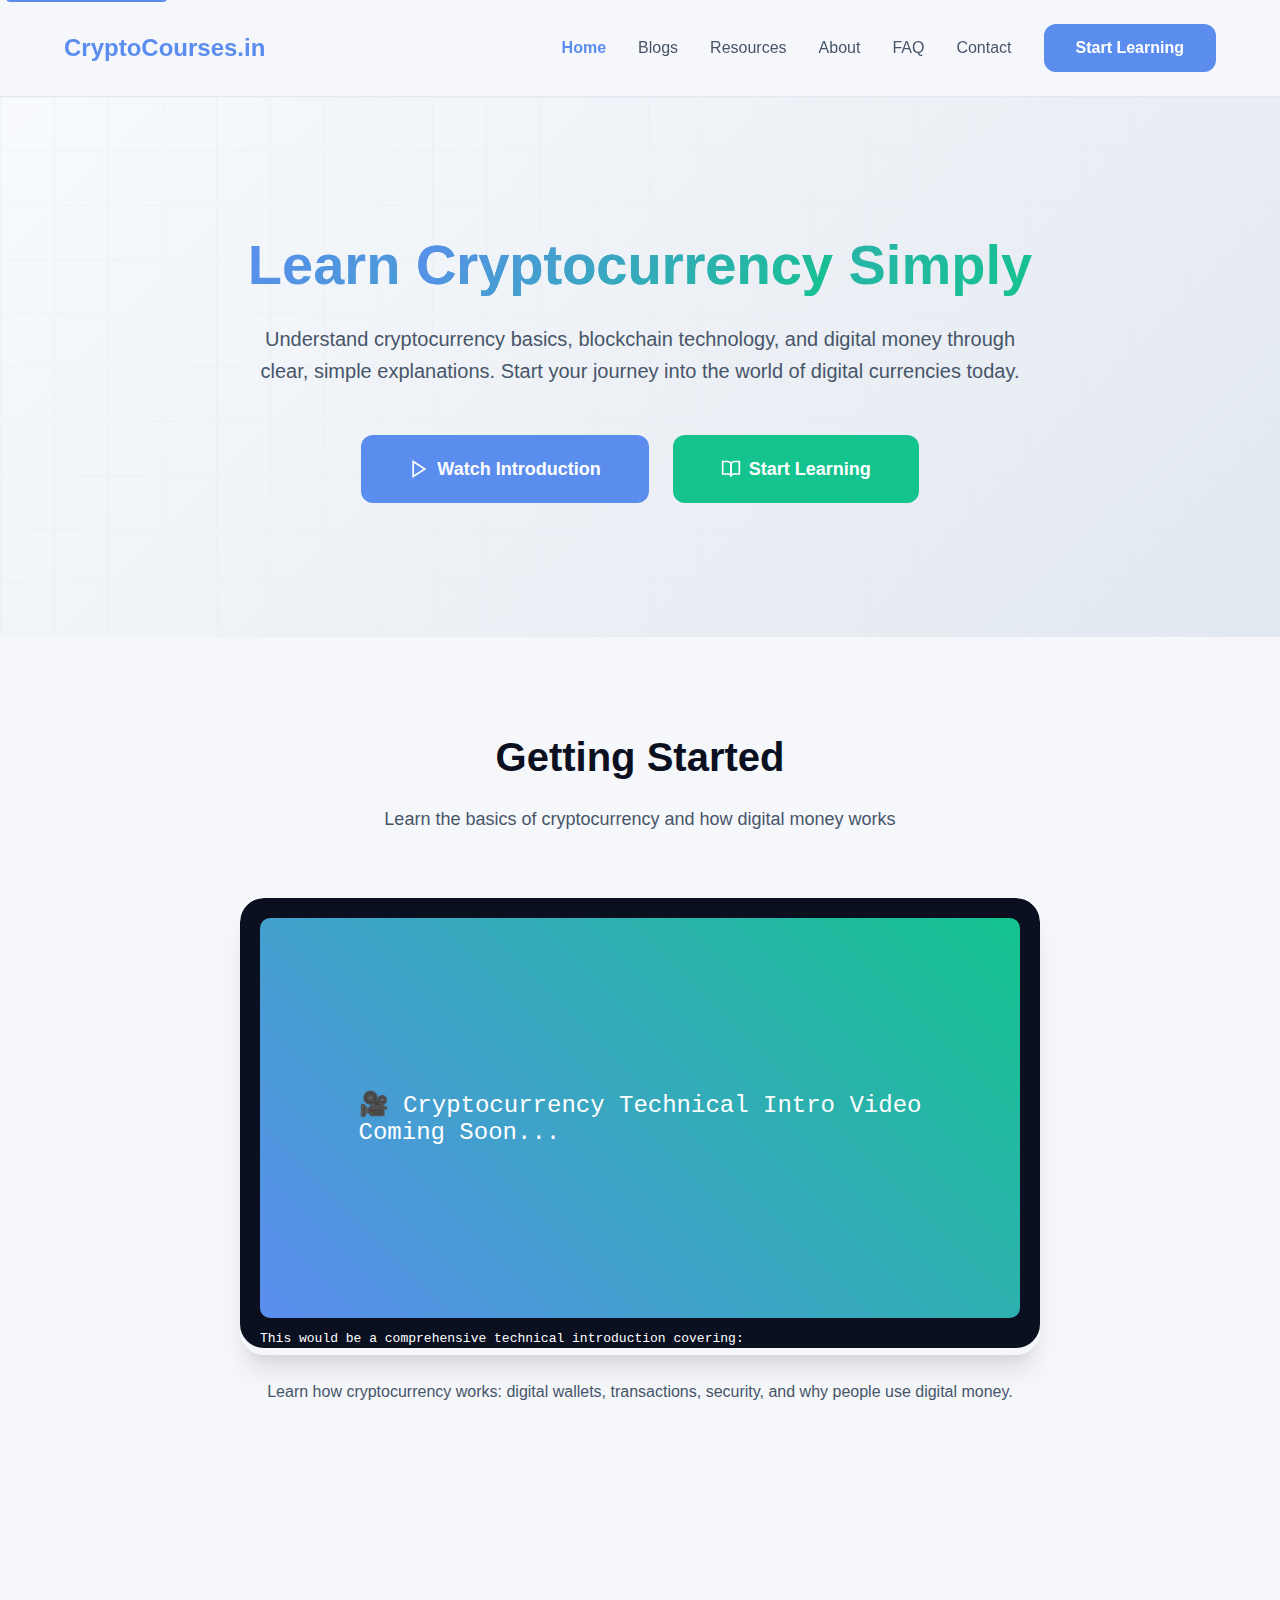
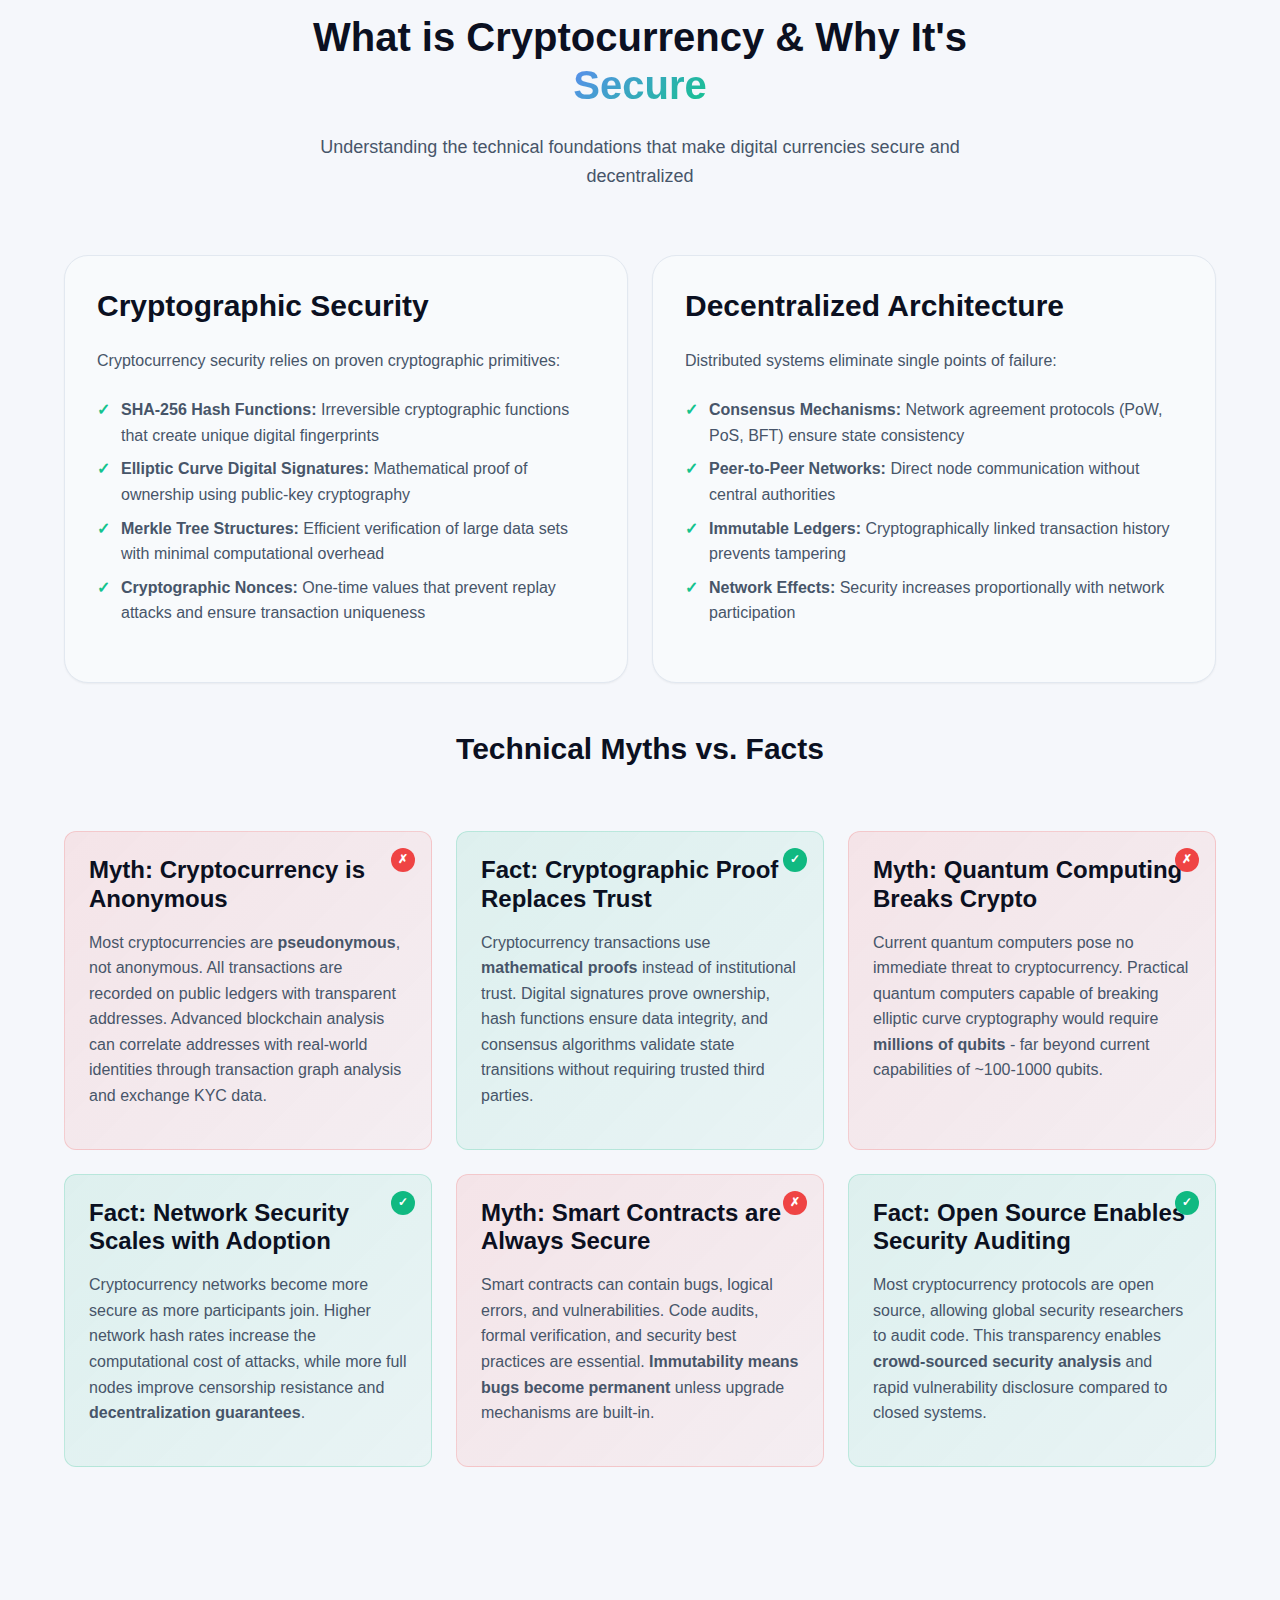
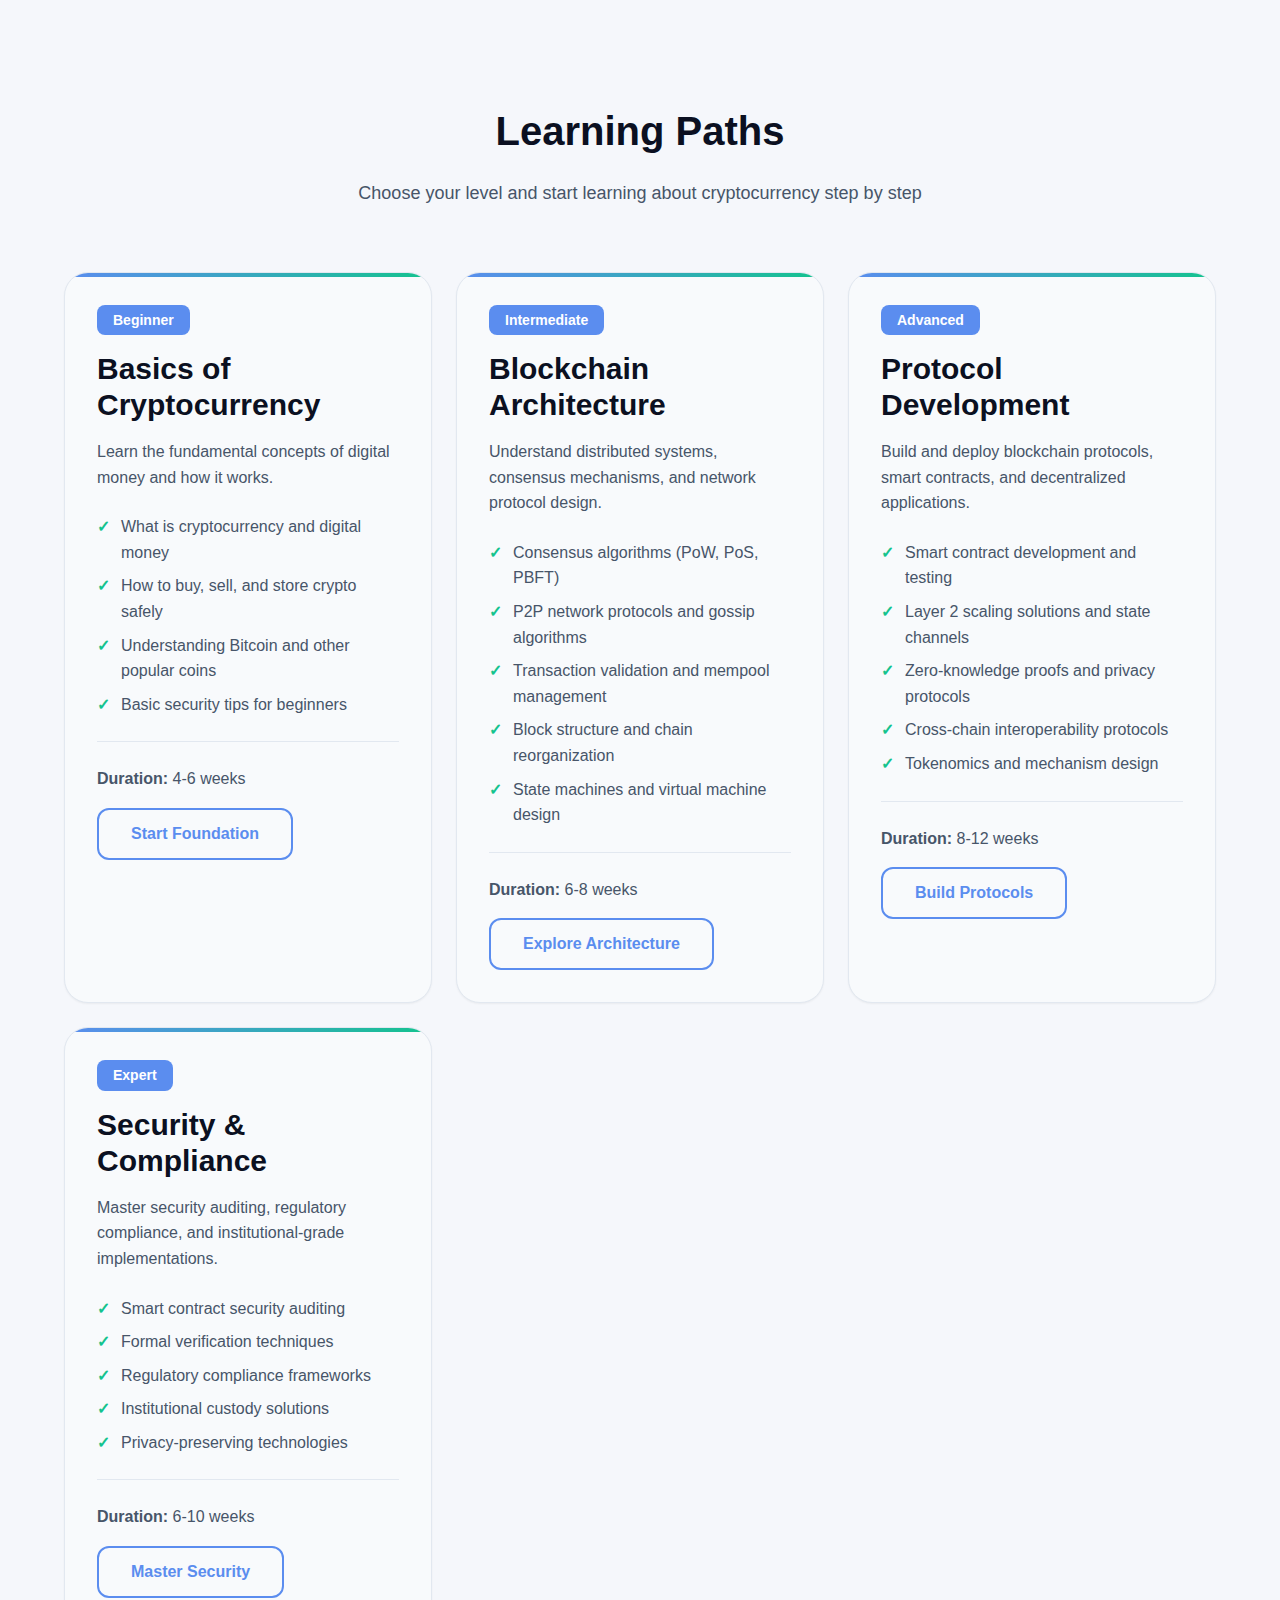
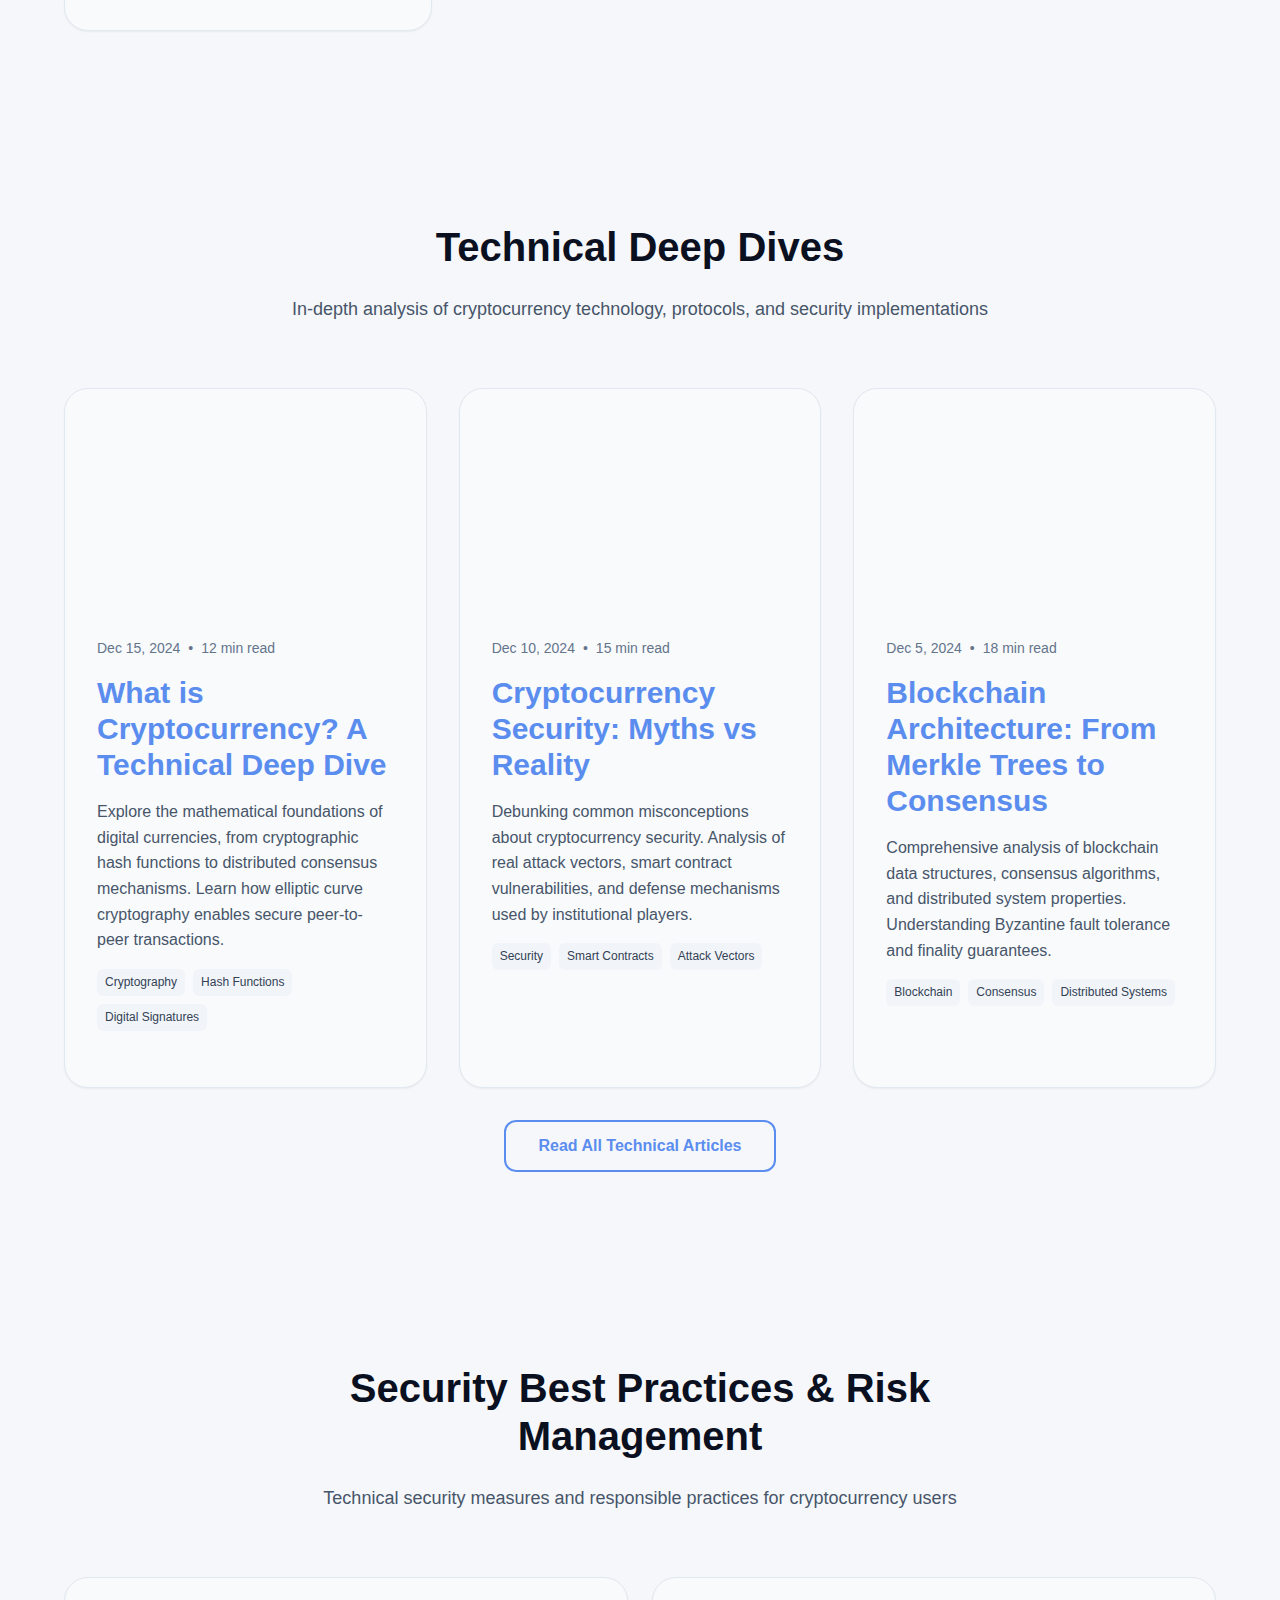
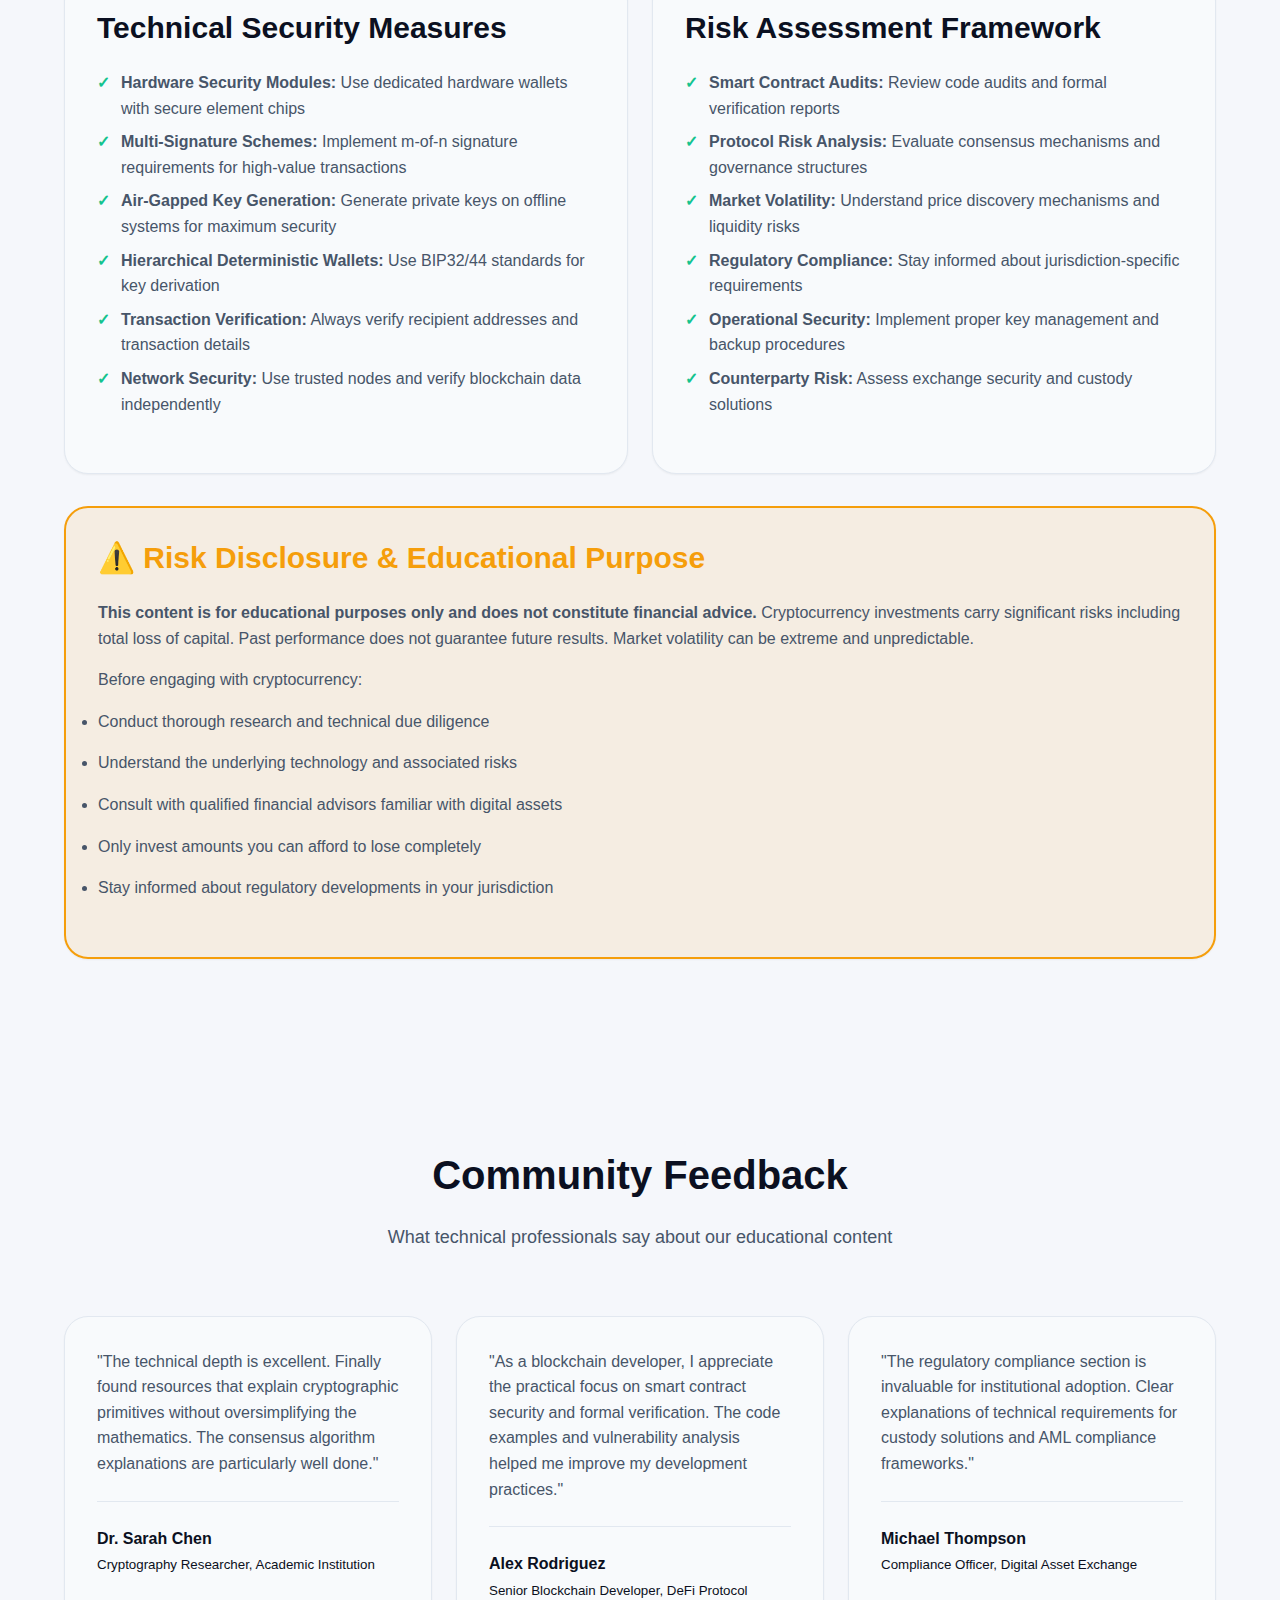
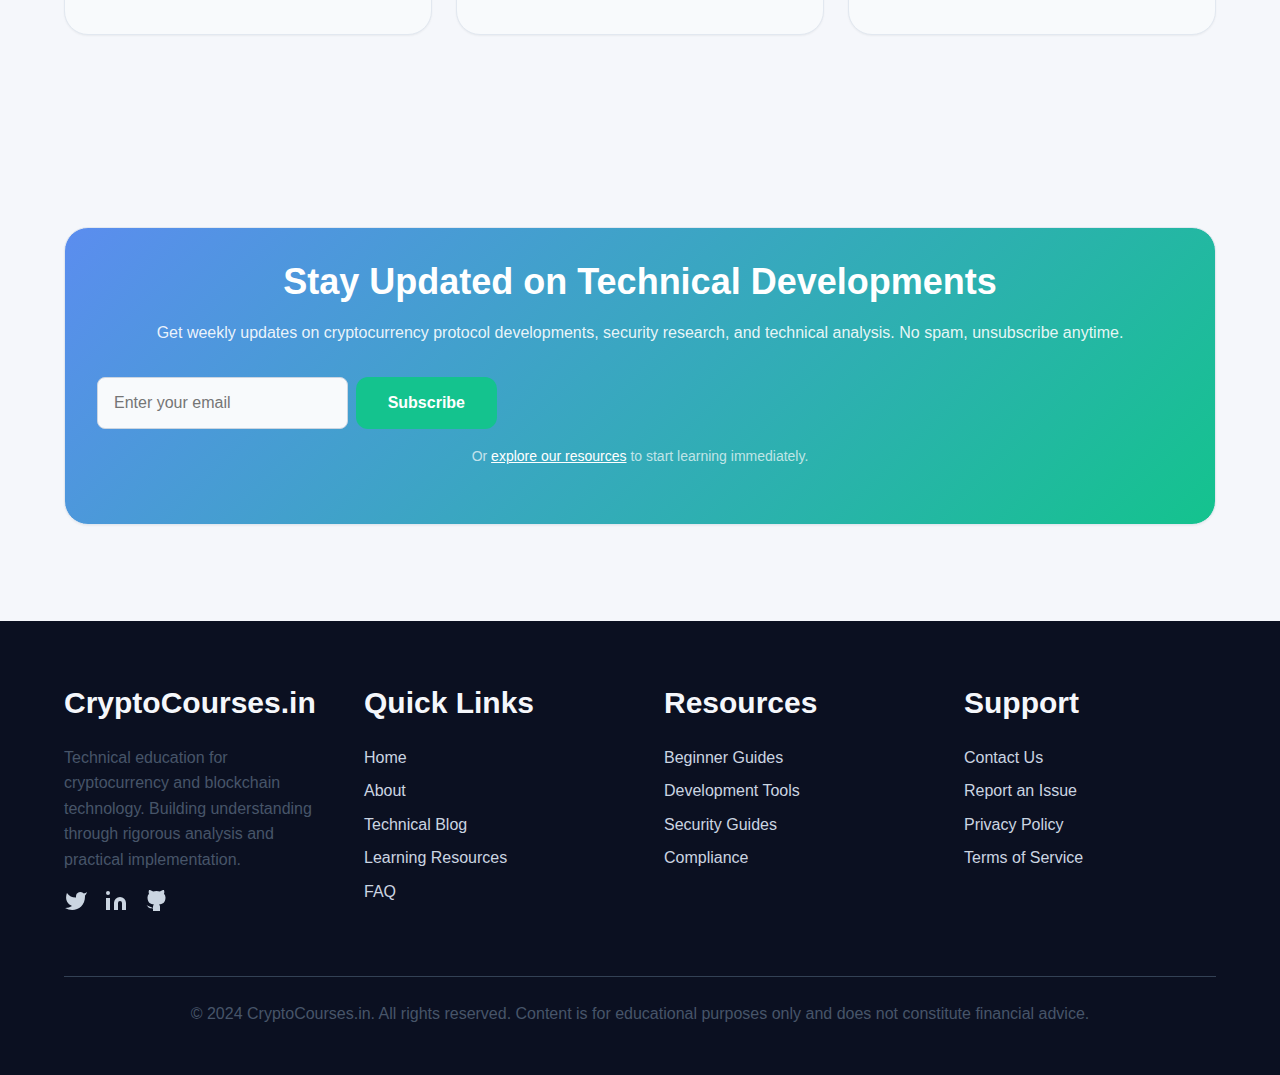
<file: index.html>
<!DOCTYPE html>
<html lang="en">
<head>
    <meta charset="UTF-8">
    <meta name="viewport" content="width=device-width, initial-scale=1.0">
    <meta name="description" content="Learn cryptocurrency fundamentals, blockchain technology, and digital asset security. Technical education on cryptography, decentralization, smart contracts, and safe trading practices.">
    <meta name="keywords" content="cryptocurrency education, blockchain technology, cryptography, decentralization, digital assets, crypto security, smart contracts, DeFi, technical analysis">
    <meta name="author" content="CryptoCourses.in">
    <meta name="robots" content="index, follow">
    <link rel="canonical" href="https://cryptocourses.in/">
    
    <!-- Open Graph / Facebook -->
    <meta property="og:type" content="website">
    <meta property="og:url" content="https://cryptocourses.in/">
    <meta property="og:title" content="CryptoCourses.in - Master Cryptocurrency & Blockchain Technology">
    <meta property="og:description" content="Technical education on cryptocurrency fundamentals, blockchain technology, cryptography, and secure digital asset management. Learn from experts.">
    <meta property="og:image" content="https://cryptocourses.in/assets/img/og-image.jpg">
    <meta property="og:site_name" content="CryptoCourses.in">
    
    <!-- Twitter -->
    <meta property="twitter:card" content="summary_large_image">
    <meta property="twitter:url" content="https://cryptocourses.in/">
    <meta property="twitter:title" content="CryptoCourses.in - Master Cryptocurrency & Blockchain Technology">
    <meta property="twitter:description" content="Technical education on cryptocurrency fundamentals, blockchain technology, cryptography, and secure digital asset management.">
    <meta property="twitter:image" content="https://cryptocourses.in/assets/img/twitter-image.jpg">
    
    <title>CryptoCourses.in - Master Cryptocurrency & Blockchain Technology</title>
    <link rel="stylesheet" href="css/styles.css">
    <link rel="icon" type="image/x-icon" href="assets/img/favicon.ico">
    <link rel="apple-touch-icon" sizes="180x180" href="assets/img/apple-touch-icon.png">
    
    <!-- Preload critical resources -->
    <link rel="preload" href="css/styles.css" as="style">
    <link rel="preconnect" href="https://www.youtube.com">
    <link rel="preconnect" href="https://www.youtube-nocookie.com">
    
    <!-- Schema.org JSON-LD -->
    <script type="application/ld+json">
    {
        "@context": "https://schema.org",
        "@type": "Organization",
        "name": "CryptoCourses.in",
        "url": "https://cryptocourses.in",
        "logo": "https://cryptocourses.in/assets/img/logo.png",
        "description": "Technical education platform for cryptocurrency and blockchain technology",
        "sameAs": [
            "https://twitter.com/cryptocoursesin",
            "https://linkedin.com/company/cryptocoursesin"
        ],
        "contactPoint": {
            "@type": "ContactPoint",
            "telephone": "+91-XXX-XXX-XXXX",
            "contactType": "customer service",
            "availableLanguage": "English"
        },
        "address": {
            "@type": "PostalAddress",
            "addressCountry": "IN"
        }
    }
    </script>
    
    <script type="application/ld+json">
    {
        "@context": "https://schema.org",
        "@type": "BreadcrumbList",
        "itemListElement": [
            {
                "@type": "ListItem",
                "position": 1,
                "name": "Home",
                "item": "https://cryptocourses.in/"
            }
        ]
    }
    </script>
</head>
<body>
    <a href="#main-content" class="skip-link">Skip to main content</a>
    
    <header class="header" role="banner">
        <div class="container">
            <div class="header-content">
                <a href="index.html" class="logo" aria-label="CryptoCourses.in Home">
                    CryptoCourses.in
                </a>
                <nav class="nav" role="navigation" aria-label="Main navigation">
                    <a href="index.html" class="nav-link active" aria-current="page">Home</a>
                    <a href="blog.html" class="nav-link">Blogs</a>
                    <a href="resources.html" class="nav-link">Resources</a>
                    <a href="about.html" class="nav-link">About</a>
                    <a href="faq.html" class="nav-link">FAQ</a>
                    <a href="contact.html" class="nav-link">Contact</a>
                    <a href="resources.html" class="btn btn-primary">Start Learning</a>
                </nav>
            </div>
        </div>
    </header>

    <main id="main-content" role="main">
        <!-- Hero Section -->
        <section id="hero" class="hero">
            <div class="container">
                <div class="hero-content animate-fadeInUp">
                    <h1>Learn <span class="tech-highlight">Cryptocurrency</span> Simply</h1>
                    <p>Understand cryptocurrency basics, blockchain technology, and digital money through clear, simple explanations. Start your journey into the world of digital currencies today.</p>
                    <div class="hero-actions">
                        <a href="#video" class="btn btn-primary btn-lg">
                            <svg width="20" height="20" viewBox="0 0 24 24" fill="none" stroke="currentColor" stroke-width="2">
                                <polygon points="5,3 19,12 5,21 5,3"></polygon>
                            </svg>
                            Watch Introduction
                        </a>
                        <a href="resources.html" class="btn btn-secondary btn-lg">
                            <svg width="20" height="20" viewBox="0 0 24 24" fill="none" stroke="currentColor" stroke-width="2">
                                <path d="M2 3h6a4 4 0 0 1 4 4v14a3 3 0 0 0-3-3H2z"></path>
                                <path d="M22 3h-6a4 4 0 0 0-4 4v14a3 3 0 0 1 3-3h7z"></path>
                            </svg>
                            Start Learning
                        </a>
                    </div>
                </div>
            </div>
        </section>

        <!-- Video Section -->
        <section id="video" class="section">
            <div class="container">
                <div class="section-header">
                    <h2 class="section-title">Getting Started</h2>
                    <p class="section-subtitle">Learn the basics of cryptocurrency and how digital money works</p>
                </div>
                <div class="video-container animate-fadeInUp">
                    <iframe src="assets/video/crypto-intro.html" width="100%" height="450" frameborder="0" style="border-radius: var(--radius-2xl);"></iframe>
                </div>
                <p id="video-description" class="text-center mt-lg">
                    Learn how cryptocurrency works: digital wallets, transactions, security, 
                    and why people use digital money.
                </p>
            </div>
        </section>

        <!-- Technical Explanation Section -->
        <section id="crypto-explanation" class="section">
            <div class="container">
                <div class="section-header">
                    <h2 class="section-title">What is Cryptocurrency & Why It's <span class="tech-highlight">Secure</span></h2>
                    <p class="section-subtitle">Understanding the technical foundations that make digital currencies secure and decentralized</p>
                </div>
                
                <div class="grid grid-2 mb-2xl">
                    <div class="card">
                        <div class="card-header">
                            <h3>Cryptographic Security</h3>
                        </div>
                        <div class="card-body">
                            <p>Cryptocurrency security relies on proven cryptographic primitives:</p>
                            <ul class="path-outcomes">
                                <li><strong>SHA-256 Hash Functions:</strong> Irreversible cryptographic functions that create unique digital fingerprints</li>
                                <li><strong>Elliptic Curve Digital Signatures:</strong> Mathematical proof of ownership using public-key cryptography</li>
                                <li><strong>Merkle Tree Structures:</strong> Efficient verification of large data sets with minimal computational overhead</li>
                                <li><strong>Cryptographic Nonces:</strong> One-time values that prevent replay attacks and ensure transaction uniqueness</li>
                            </ul>
                        </div>
                    </div>
                    
                    <div class="card">
                        <div class="card-header">
                            <h3>Decentralized Architecture</h3>
                        </div>
                        <div class="card-body">
                            <p>Distributed systems eliminate single points of failure:</p>
                            <ul class="path-outcomes">
                                <li><strong>Consensus Mechanisms:</strong> Network agreement protocols (PoW, PoS, BFT) ensure state consistency</li>
                                <li><strong>Peer-to-Peer Networks:</strong> Direct node communication without central authorities</li>
                                <li><strong>Immutable Ledgers:</strong> Cryptographically linked transaction history prevents tampering</li>
                                <li><strong>Network Effects:</strong> Security increases proportionally with network participation</li>
                            </ul>
                        </div>
                    </div>
                </div>

                <!-- Myths vs Facts -->
                <div class="section-header">
                    <h3>Technical Myths vs. Facts</h3>
                </div>
                <div class="myths-facts">
                    <div class="myth-card">
                        <h4>Myth: Cryptocurrency is Anonymous</h4>
                        <p>Most cryptocurrencies are <strong>pseudonymous</strong>, not anonymous. All transactions are recorded on public ledgers with transparent addresses. Advanced blockchain analysis can correlate addresses with real-world identities through transaction graph analysis and exchange KYC data.</p>
                    </div>
                    
                    <div class="fact-card">
                        <h4>Fact: Cryptographic Proof Replaces Trust</h4>
                        <p>Cryptocurrency transactions use <strong>mathematical proofs</strong> instead of institutional trust. Digital signatures prove ownership, hash functions ensure data integrity, and consensus algorithms validate state transitions without requiring trusted third parties.</p>
                    </div>
                    
                    <div class="myth-card">
                        <h4>Myth: Quantum Computing Breaks Crypto</h4>
                        <p>Current quantum computers pose no immediate threat to cryptocurrency. Practical quantum computers capable of breaking elliptic curve cryptography would require <strong>millions of qubits</strong> - far beyond current capabilities of ~100-1000 qubits.</p>
                    </div>
                    
                    <div class="fact-card">
                        <h4>Fact: Network Security Scales with Adoption</h4>
                        <p>Cryptocurrency networks become more secure as more participants join. Higher network hash rates increase the computational cost of attacks, while more full nodes improve censorship resistance and <strong>decentralization guarantees</strong>.</p>
                    </div>
                    
                    <div class="myth-card">
                        <h4>Myth: Smart Contracts are Always Secure</h4>
                        <p>Smart contracts can contain bugs, logical errors, and vulnerabilities. Code audits, formal verification, and security best practices are essential. <strong>Immutability means bugs become permanent</strong> unless upgrade mechanisms are built-in.</p>
                    </div>
                    
                    <div class="fact-card">
                        <h4>Fact: Open Source Enables Security Auditing</h4>
                        <p>Most cryptocurrency protocols are open source, allowing global security researchers to audit code. This transparency enables <strong>crowd-sourced security analysis</strong> and rapid vulnerability disclosure compared to closed systems.</p>
                    </div>
                </div>
            </div>
        </section>

        <!-- Learning Path Section -->
        <section id="learning-path" class="section">
            <div class="container">
                <div class="section-header">
                    <h2 class="section-title">Learning Paths</h2>
                    <p class="section-subtitle">Choose your level and start learning about cryptocurrency step by step</p>
                </div>
                
                <div class="grid grid-2">
                    <div class="card path-card animate-fadeInLeft">
                        <span class="path-level">Beginner</span>
                        <h3>Basics of Cryptocurrency</h3>
                        <p>Learn the fundamental concepts of digital money and how it works.</p>
                        <ul class="path-outcomes">
                            <li>What is cryptocurrency and digital money</li>
                            <li>How to buy, sell, and store crypto safely</li>
                            <li>Understanding Bitcoin and other popular coins</li>
                            <li>Basic security tips for beginners</li>
                        </ul>
                        <div class="card-footer">
                            <p><strong>Duration:</strong> 4-6 weeks</p>
                            <a href="resources.html#beginner" class="btn btn-outline">Start Foundation</a>
                        </div>
                    </div>

                    <div class="card path-card animate-slideInRight">
                        <span class="path-level">Intermediate</span>
                        <h3>Blockchain Architecture</h3>
                        <p>Understand distributed systems, consensus mechanisms, and network protocol design.</p>
                        <ul class="path-outcomes">
                            <li>Consensus algorithms (PoW, PoS, PBFT)</li>
                            <li>P2P network protocols and gossip algorithms</li>
                            <li>Transaction validation and mempool management</li>
                            <li>Block structure and chain reorganization</li>
                            <li>State machines and virtual machine design</li>
                        </ul>
                        <div class="card-footer">
                            <p><strong>Duration:</strong> 6-8 weeks</p>
                            <a href="resources.html#intermediate" class="btn btn-outline">Explore Architecture</a>
                        </div>
                    </div>

                    <div class="card path-card animate-fadeInLeft">
                        <span class="path-level">Advanced</span>
                        <h3>Protocol Development</h3>
                        <p>Build and deploy blockchain protocols, smart contracts, and decentralized applications.</p>
                        <ul class="path-outcomes">
                            <li>Smart contract development and testing</li>
                            <li>Layer 2 scaling solutions and state channels</li>
                            <li>Zero-knowledge proofs and privacy protocols</li>
                            <li>Cross-chain interoperability protocols</li>
                            <li>Tokenomics and mechanism design</li>
                        </ul>
                        <div class="card-footer">
                            <p><strong>Duration:</strong> 8-12 weeks</p>
                            <a href="resources.html#advanced" class="btn btn-outline">Build Protocols</a>
                        </div>
                    </div>

                    <div class="card path-card animate-slideInRight">
                        <span class="path-level">Expert</span>
                        <h3>Security & Compliance</h3>
                        <p>Master security auditing, regulatory compliance, and institutional-grade implementations.</p>
                        <ul class="path-outcomes">
                            <li>Smart contract security auditing</li>
                            <li>Formal verification techniques</li>
                            <li>Regulatory compliance frameworks</li>
                            <li>Institutional custody solutions</li>
                            <li>Privacy-preserving technologies</li>
                        </ul>
                        <div class="card-footer">
                            <p><strong>Duration:</strong> 6-10 weeks</p>
                            <a href="resources.html#expert" class="btn btn-outline">Master Security</a>
                        </div>
                    </div>
                </div>
            </div>
        </section>

        <!-- Featured Blogs Section -->
        <section id="featured-blogs" class="section">
            <div class="container">
                <div class="section-header">
                    <h2 class="section-title">Technical Deep Dives</h2>
                    <p class="section-subtitle">In-depth analysis of cryptocurrency technology, protocols, and security implementations</p>
                </div>
                
                <div class="blog-grid">
                    <article class="card blog-card">
                        <img src="assets/img/blog-crypto-fundamentals.jpg" alt="Cryptographic hash functions and digital signatures visualization" loading="lazy">
                        <div class="card-body">
                            <div class="blog-meta">
                                <time datetime="2024-12-15">Dec 15, 2024</time>
                                <span>•</span>
                                <span>12 min read</span>
                            </div>
                            <h3><a href="blog/what-is-crypto.html">What is Cryptocurrency? A Technical Deep Dive</a></h3>
                            <p>Explore the mathematical foundations of digital currencies, from cryptographic hash functions to distributed consensus mechanisms. Learn how elliptic curve cryptography enables secure peer-to-peer transactions.</p>
                            <div class="blog-tags">
                                <span class="tag">Cryptography</span>
                                <span class="tag">Hash Functions</span>
                                <span class="tag">Digital Signatures</span>
                            </div>
                        </div>
                    </article>

                    <article class="card blog-card">
                        <img src="assets/img/blog-security-myths.jpg" alt="Blockchain security analysis and vulnerability assessment" loading="lazy">
                        <div class="card-body">
                            <div class="blog-meta">
                                <time datetime="2024-12-10">Dec 10, 2024</time>
                                <span>•</span>
                                <span>15 min read</span>
                            </div>
                            <h3><a href="blog/crypto-safety-myths.html">Cryptocurrency Security: Myths vs Reality</a></h3>
                            <p>Debunking common misconceptions about cryptocurrency security. Analysis of real attack vectors, smart contract vulnerabilities, and defense mechanisms used by institutional players.</p>
                            <div class="blog-tags">
                                <span class="tag">Security</span>
                                <span class="tag">Smart Contracts</span>
                                <span class="tag">Attack Vectors</span>
                            </div>
                        </div>
                    </article>

                    <article class="card blog-card">
                        <img src="assets/img/blog-blockchain-basics.jpg" alt="Blockchain data structure and consensus algorithm visualization" loading="lazy">
                        <div class="card-body">
                            <div class="blog-meta">
                                <time datetime="2024-12-05">Dec 5, 2024</time>
                                <span>•</span>
                                <span>18 min read</span>
                            </div>
                            <h3><a href="blog/blockchain-basics.html">Blockchain Architecture: From Merkle Trees to Consensus</a></h3>
                            <p>Comprehensive analysis of blockchain data structures, consensus algorithms, and distributed system properties. Understanding Byzantine fault tolerance and finality guarantees.</p>
                            <div class="blog-tags">
                                <span class="tag">Blockchain</span>
                                <span class="tag">Consensus</span>
                                <span class="tag">Distributed Systems</span>
                            </div>
                        </div>
                    </article>
                </div>
                
                <div class="text-center mt-xl">
                    <a href="blog.html" class="btn btn-outline">Read All Technical Articles</a>
                </div>
            </div>
        </section>

        <!-- Safety & Responsible Use Section -->
        <section id="safety" class="section">
            <div class="container">
                <div class="section-header">
                    <h2 class="section-title">Security Best Practices & Risk Management</h2>
                    <p class="section-subtitle">Technical security measures and responsible practices for cryptocurrency users</p>
                </div>
                
                <div class="grid grid-2">
                    <div class="card">
                        <div class="card-header">
                            <h3>Technical Security Measures</h3>
                        </div>
                        <div class="card-body">
                            <ul class="path-outcomes">
                                <li><strong>Hardware Security Modules:</strong> Use dedicated hardware wallets with secure element chips</li>
                                <li><strong>Multi-Signature Schemes:</strong> Implement m-of-n signature requirements for high-value transactions</li>
                                <li><strong>Air-Gapped Key Generation:</strong> Generate private keys on offline systems for maximum security</li>
                                <li><strong>Hierarchical Deterministic Wallets:</strong> Use BIP32/44 standards for key derivation</li>
                                <li><strong>Transaction Verification:</strong> Always verify recipient addresses and transaction details</li>
                                <li><strong>Network Security:</strong> Use trusted nodes and verify blockchain data independently</li>
                            </ul>
                        </div>
                    </div>
                    
                    <div class="card">
                        <div class="card-header">
                            <h3>Risk Assessment Framework</h3>
                        </div>
                        <div class="card-body">
                            <ul class="path-outcomes">
                                <li><strong>Smart Contract Audits:</strong> Review code audits and formal verification reports</li>
                                <li><strong>Protocol Risk Analysis:</strong> Evaluate consensus mechanisms and governance structures</li>
                                <li><strong>Market Volatility:</strong> Understand price discovery mechanisms and liquidity risks</li>
                                <li><strong>Regulatory Compliance:</strong> Stay informed about jurisdiction-specific requirements</li>
                                <li><strong>Operational Security:</strong> Implement proper key management and backup procedures</li>
                                <li><strong>Counterparty Risk:</strong> Assess exchange security and custody solutions</li>
                            </ul>
                        </div>
                    </div>
                </div>
                
                <div class="card mt-xl" style="border: 2px solid var(--warning); background: rgba(245, 158, 11, 0.1);">
                    <div class="card-header">
                        <h3 style="color: var(--warning);">⚠️ Risk Disclosure & Educational Purpose</h3>
                    </div>
                    <div class="card-body">
                        <p><strong>This content is for educational purposes only and does not constitute financial advice.</strong> Cryptocurrency investments carry significant risks including total loss of capital. Past performance does not guarantee future results. Market volatility can be extreme and unpredictable.</p>
                        <p>Before engaging with cryptocurrency:</p>
                        <ul>
                            <li>Conduct thorough research and technical due diligence</li>
                            <li>Understand the underlying technology and associated risks</li>
                            <li>Consult with qualified financial advisors familiar with digital assets</li>
                            <li>Only invest amounts you can afford to lose completely</li>
                            <li>Stay informed about regulatory developments in your jurisdiction</li>
                        </ul>
                    </div>
                </div>
            </div>
        </section>

        <!-- Testimonials Section -->
        <section id="testimonials" class="section">
            <div class="container">
                <div class="section-header">
                    <h2 class="section-title">Community Feedback</h2>
                    <p class="section-subtitle">What technical professionals say about our educational content</p>
                </div>
                
                <div class="grid grid-3">
                    <div class="card">
                        <div class="card-body">
                            <p>"The technical depth is excellent. Finally found resources that explain cryptographic primitives without oversimplifying the mathematics. The consensus algorithm explanations are particularly well done."</p>
                        </div>
                        <div class="card-footer">
                            <strong>Dr. Sarah Chen</strong><br>
                            <small>Cryptography Researcher, Academic Institution</small>
                        </div>
                    </div>
                    
                    <div class="card">
                        <div class="card-body">
                            <p>"As a blockchain developer, I appreciate the practical focus on smart contract security and formal verification. The code examples and vulnerability analysis helped me improve my development practices."</p>
                        </div>
                        <div class="card-footer">
                            <strong>Alex Rodriguez</strong><br>
                            <small>Senior Blockchain Developer, DeFi Protocol</small>
                        </div>
                    </div>
                    
                    <div class="card">
                        <div class="card-body">
                            <p>"The regulatory compliance section is invaluable for institutional adoption. Clear explanations of technical requirements for custody solutions and AML compliance frameworks."</p>
                        </div>
                        <div class="card-footer">
                            <strong>Michael Thompson</strong><br>
                            <small>Compliance Officer, Digital Asset Exchange</small>
                        </div>
                    </div>
                </div>
            </div>
        </section>

        <!-- Newsletter Callout Section -->
        <section id="newsletter" class="section">
            <div class="container">
                <div class="card" style="text-align: center; background: linear-gradient(135deg, var(--primary) 0%, var(--accent) 100%); color: white;">
                    <div class="card-body">
                        <h2 style="color: white;">Stay Updated on Technical Developments</h2>
                        <p style="color: rgba(255, 255, 255, 0.9); margin-bottom: var(--space-xl);">
                            Get weekly updates on cryptocurrency protocol developments, security research, and technical analysis. 
                            No spam, unsubscribe anytime.
                        </p>
                        <form class="newsletter-form" style="justify-content: center;" action="mailto:info@cryptocourses.in" method="post" enctype="text/plain">
                            <input type="email" name="email" placeholder="Enter your email" class="form-input" required aria-label="Email address">
                            <button type="submit" class="btn btn-secondary">Subscribe</button>
                        </form>
                        <p style="font-size: 0.875rem; color: rgba(255, 255, 255, 0.7); margin-top: var(--space-md);">
                            Or <a href="resources.html" style="color: white; text-decoration: underline;">explore our resources</a> to start learning immediately.
                        </p>
                    </div>
                </div>
            </div>
        </section>
    </main>

    <footer class="footer" role="contentinfo">
        <div class="container">
            <div class="footer-content">
                <div class="footer-section">
                    <h3>CryptoCourses.in</h3>
                    <p>Technical education for cryptocurrency and blockchain technology. Building understanding through rigorous analysis and practical implementation.</p>
                    <div class="flex" style="gap: var(--space-md);">
                        <a href="#" aria-label="Twitter" rel="noopener noreferrer">
                            <svg width="24" height="24" viewBox="0 0 24 24" fill="currentColor">
                                <path d="M23 3a10.9 10.9 0 01-3.14 1.53 4.48 4.48 0 00-7.86 3v1A10.66 10.66 0 013 4s-4 9 5 13a11.64 11.64 0 01-7 2c9 5 20 0 20-11.5a4.5 4.5 0 00-.08-.83A7.72 7.72 0 0023 3z"/>
                            </svg>
                        </a>
                        <a href="#" aria-label="LinkedIn" rel="noopener noreferrer">
                            <svg width="24" height="24" viewBox="0 0 24 24" fill="currentColor">
                                <path d="M16 8a6 6 0 016 6v7h-4v-7a2 2 0 00-2-2 2 2 0 00-2 2v7h-4v-7a6 6 0 016-6zM2 9h4v12H2z"/>
                                <circle cx="4" cy="4" r="2"/>
                            </svg>
                        </a>
                        <a href="#" aria-label="GitHub" rel="noopener noreferrer">
                            <svg width="24" height="24" viewBox="0 0 24 24" fill="currentColor">
                                <path d="M9 19c-5 1.5-5-2.5-7-3m14 6v-3.87a3.37 3.37 0 00-.94-2.61c3.14-.35 6.44-1.54 6.44-7A5.44 5.44 0 0020 4.77 5.07 5.07 0 0019.91 1S18.73.65 16 2.48a13.38 13.38 0 00-7 0C6.27.65 5.09 1 5.09 1A5.07 5.07 0 005 4.77a5.44 5.44 0 00-1.5 3.78c0 5.42 3.3 6.61 6.44 7A3.37 3.37 0 009 18.13V22"/>
                            </svg>
                        </a>
                    </div>
                </div>
                
                <div class="footer-section">
                    <h3>Quick Links</h3>
                    <a href="index.html">Home</a>
                    <a href="about.html">About</a>
                    <a href="blog.html">Technical Blog</a>
                    <a href="resources.html">Learning Resources</a>
                    <a href="faq.html">FAQ</a>
                </div>
                
                <div class="footer-section">
                    <h3>Resources</h3>
                    <a href="resources.html#beginner">Beginner Guides</a>
                    <a href="resources.html#tools">Development Tools</a>
                    <a href="resources.html#security">Security Guides</a>
                    <a href="resources.html#compliance">Compliance</a>
                </div>
                
                <div class="footer-section">
                    <h3>Support</h3>
                    <a href="contact.html">Contact Us</a>
                    <a href="mailto:report@cryptocourses.in">Report an Issue</a>
                    <a href="privacy.html">Privacy Policy</a>
                    <a href="terms.html">Terms of Service</a>
                </div>
            </div>
            
            <div class="footer-bottom">
                <p>&copy; 2024 CryptoCourses.in. All rights reserved. Content is for educational purposes only and does not constitute financial advice.</p>
            </div>
        </div>
    </footer>

    <!-- 
    README: How to extend this website
    
    Adding new blog posts:
    1. Create new HTML file in /blog/ directory
    2. Follow the structure of existing blog posts
    3. Update blog.html to include the new post
    4. Add appropriate Schema.org JSON-LD for articles
    
    Customizing colors and branding:
    1. Modify CSS variables in css/styles.css
    2. Update primary colors in :root selector
    3. Replace logo and favicon in assets/img/
    4. Update Schema.org organization data
    
    SEO optimization:
    1. Update meta descriptions for each page
    2. Add appropriate keywords based on content
    3. Ensure all images have descriptive alt text
    4. Update canonical URLs and Open Graph data
    
    Performance optimization:
    1. Optimize images and use WebP format
    2. Add more specific preload directives
    3. Consider implementing service worker for caching
    4. Use responsive images with srcset attributes
    -->
</body>
</html>
</file>
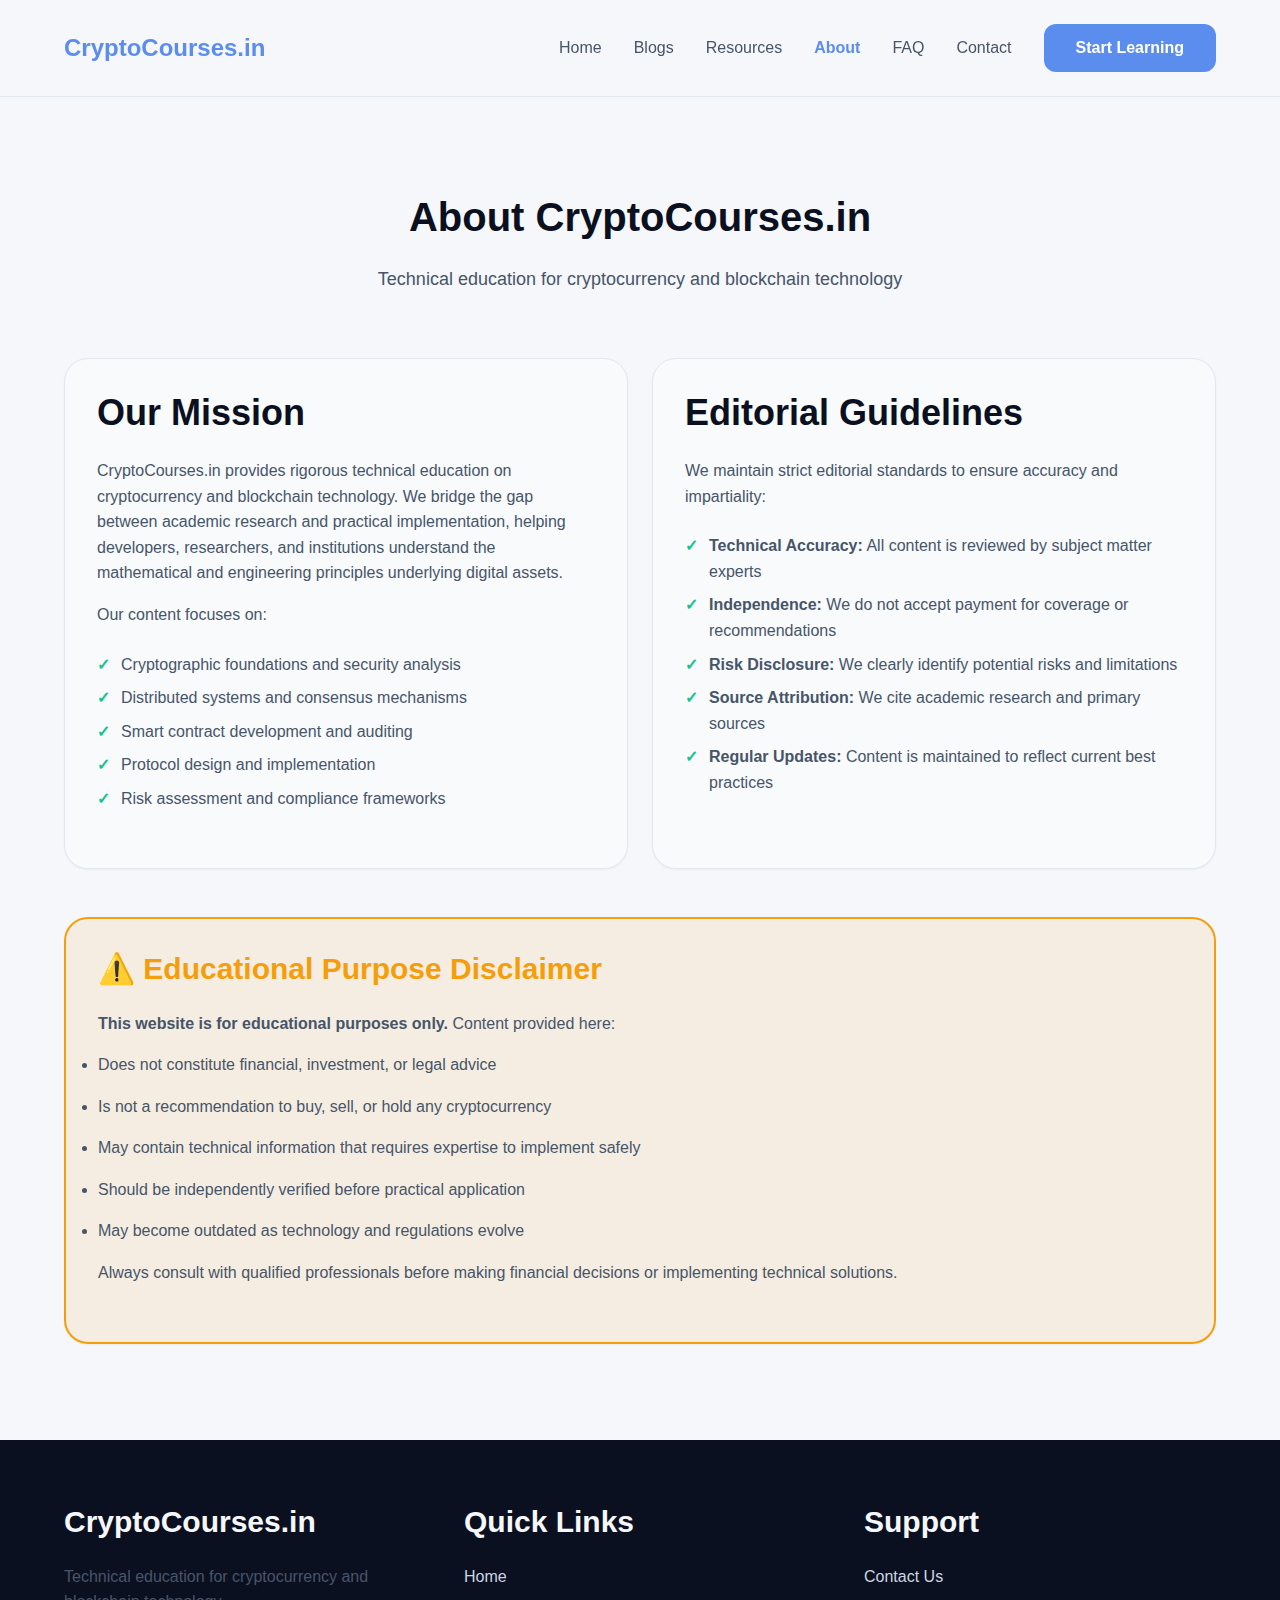
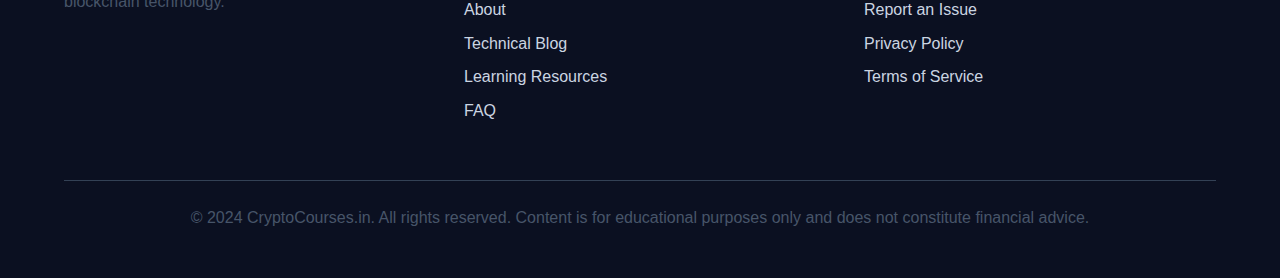
<file: about.html>
<!DOCTYPE html>
<html lang="en">
<head>
    <meta charset="UTF-8">
    <meta name="viewport" content="width=device-width, initial-scale=1.0">
    <meta name="description" content="About CryptoCourses.in - Technical education platform for cryptocurrency and blockchain technology. Learn about our mission, team, and editorial guidelines.">
    <meta name="keywords" content="about cryptocourses, cryptocurrency education, blockchain learning, technical education team">
    <meta name="author" content="CryptoCourses.in">
    <meta name="robots" content="index, follow">
    <link rel="canonical" href="https://cryptocourses.in/about.html">
    
    <title>About Us - CryptoCourses.in</title>
    <link rel="stylesheet" href="css/styles.css">
    <link rel="icon" type="image/x-icon" href="assets/img/favicon.ico">
</head>
<body>
    <header class="header" role="banner">
        <div class="container">
            <div class="header-content">
                <a href="index.html" class="logo" aria-label="CryptoCourses.in Home">
                    CryptoCourses.in
                </a>
                <nav class="nav" role="navigation" aria-label="Main navigation">
                    <a href="index.html" class="nav-link">Home</a>
                    <a href="blog.html" class="nav-link">Blogs</a>
                    <a href="resources.html" class="nav-link">Resources</a>
                    <a href="about.html" class="nav-link active" aria-current="page">About</a>
                    <a href="faq.html" class="nav-link">FAQ</a>
                    <a href="contact.html" class="nav-link">Contact</a>
                    <a href="resources.html" class="btn btn-primary">Start Learning</a>
                </nav>
            </div>
        </div>
    </header>

    <main id="main-content" role="main">
        <section class="section">
            <div class="container">
                <div class="section-header">
                    <h1 class="section-title">About CryptoCourses.in</h1>
                    <p class="section-subtitle">Technical education for cryptocurrency and blockchain technology</p>
                </div>
                
                <div class="grid grid-2 mb-2xl">
                    <div class="card">
                        <div class="card-header">
                            <h2>Our Mission</h2>
                        </div>
                        <div class="card-body">
                            <p>CryptoCourses.in provides rigorous technical education on cryptocurrency and blockchain technology. We bridge the gap between academic research and practical implementation, helping developers, researchers, and institutions understand the mathematical and engineering principles underlying digital assets.</p>
                            <p>Our content focuses on:</p>
                            <ul class="path-outcomes">
                                <li>Cryptographic foundations and security analysis</li>
                                <li>Distributed systems and consensus mechanisms</li>
                                <li>Smart contract development and auditing</li>
                                <li>Protocol design and implementation</li>
                                <li>Risk assessment and compliance frameworks</li>
                            </ul>
                        </div>
                    </div>
                    
                    <div class="card">
                        <div class="card-header">
                            <h2>Editorial Guidelines</h2>
                        </div>
                        <div class="card-body">
                            <p>We maintain strict editorial standards to ensure accuracy and impartiality:</p>
                            <ul class="path-outcomes">
                                <li><strong>Technical Accuracy:</strong> All content is reviewed by subject matter experts</li>
                                <li><strong>Independence:</strong> We do not accept payment for coverage or recommendations</li>
                                <li><strong>Risk Disclosure:</strong> We clearly identify potential risks and limitations</li>
                                <li><strong>Source Attribution:</strong> We cite academic research and primary sources</li>
                                <li><strong>Regular Updates:</strong> Content is maintained to reflect current best practices</li>
                            </ul>
                        </div>
                    </div>
                </div>

                <div class="card mt-2xl" style="border: 2px solid var(--warning); background: rgba(245, 158, 11, 0.1);">
                    <div class="card-header">
                        <h3 style="color: var(--warning);">⚠️ Educational Purpose Disclaimer</h3>
                    </div>
                    <div class="card-body">
                        <p><strong>This website is for educational purposes only.</strong> Content provided here:</p>
                        <ul>
                            <li>Does not constitute financial, investment, or legal advice</li>
                            <li>Is not a recommendation to buy, sell, or hold any cryptocurrency</li>
                            <li>May contain technical information that requires expertise to implement safely</li>
                            <li>Should be independently verified before practical application</li>
                            <li>May become outdated as technology and regulations evolve</li>
                        </ul>
                        <p>Always consult with qualified professionals before making financial decisions or implementing technical solutions.</p>
                    </div>
                </div>
            </div>
        </section>
    </main>

    <footer class="footer" role="contentinfo">
        <div class="container">
            <div class="footer-content">
                <div class="footer-section">
                    <h3>CryptoCourses.in</h3>
                    <p>Technical education for cryptocurrency and blockchain technology.</p>
                </div>
                
                <div class="footer-section">
                    <h3>Quick Links</h3>
                    <a href="index.html">Home</a>
                    <a href="about.html">About</a>
                    <a href="blog.html">Technical Blog</a>
                    <a href="resources.html">Learning Resources</a>
                    <a href="faq.html">FAQ</a>
                </div>
                
                <div class="footer-section">
                    <h3>Support</h3>
                    <a href="contact.html">Contact Us</a>
                    <a href="mailto:report@cryptocourses.in">Report an Issue</a>
                    <a href="privacy.html">Privacy Policy</a>
                    <a href="terms.html">Terms of Service</a>
                </div>
            </div>
            
            <div class="footer-bottom">
                <p>&copy; 2024 CryptoCourses.in. All rights reserved. Content is for educational purposes only and does not constitute financial advice.</p>
            </div>
        </div>
    </footer>
</body>
</html>
</file>
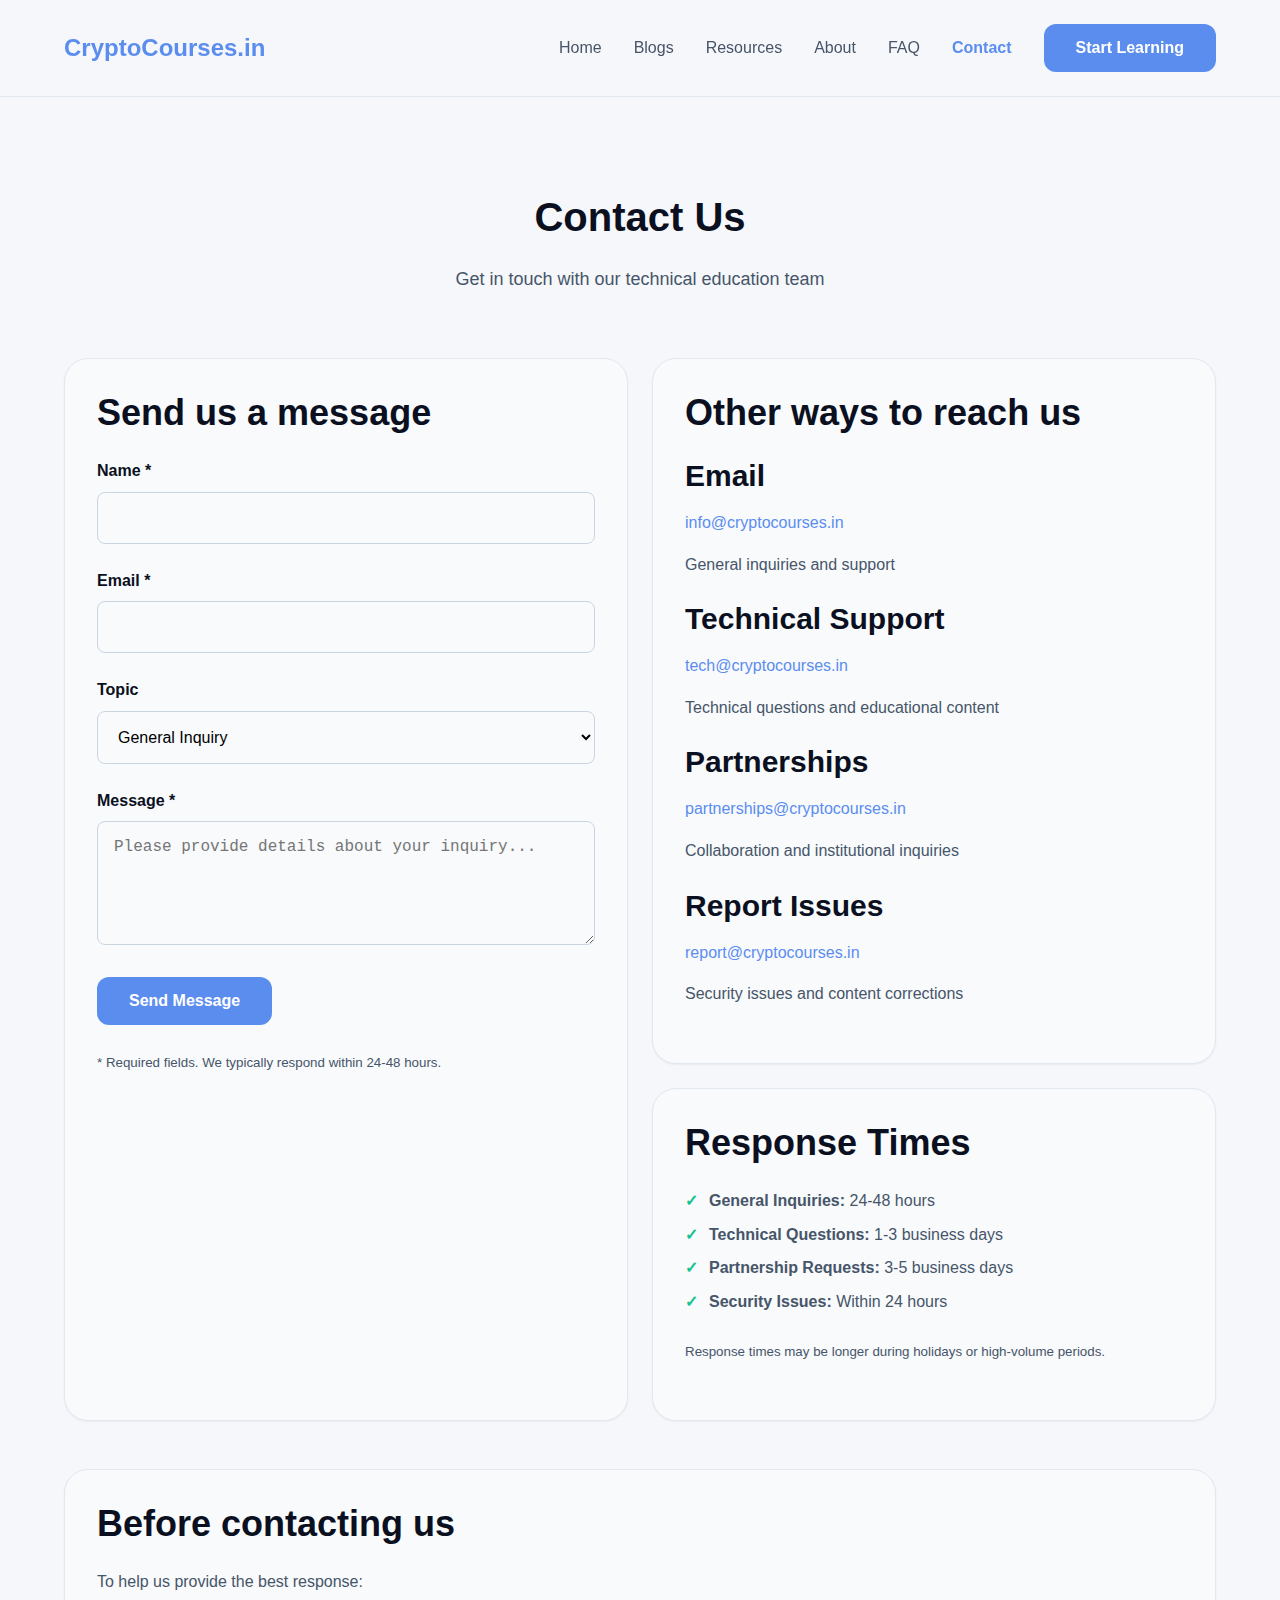
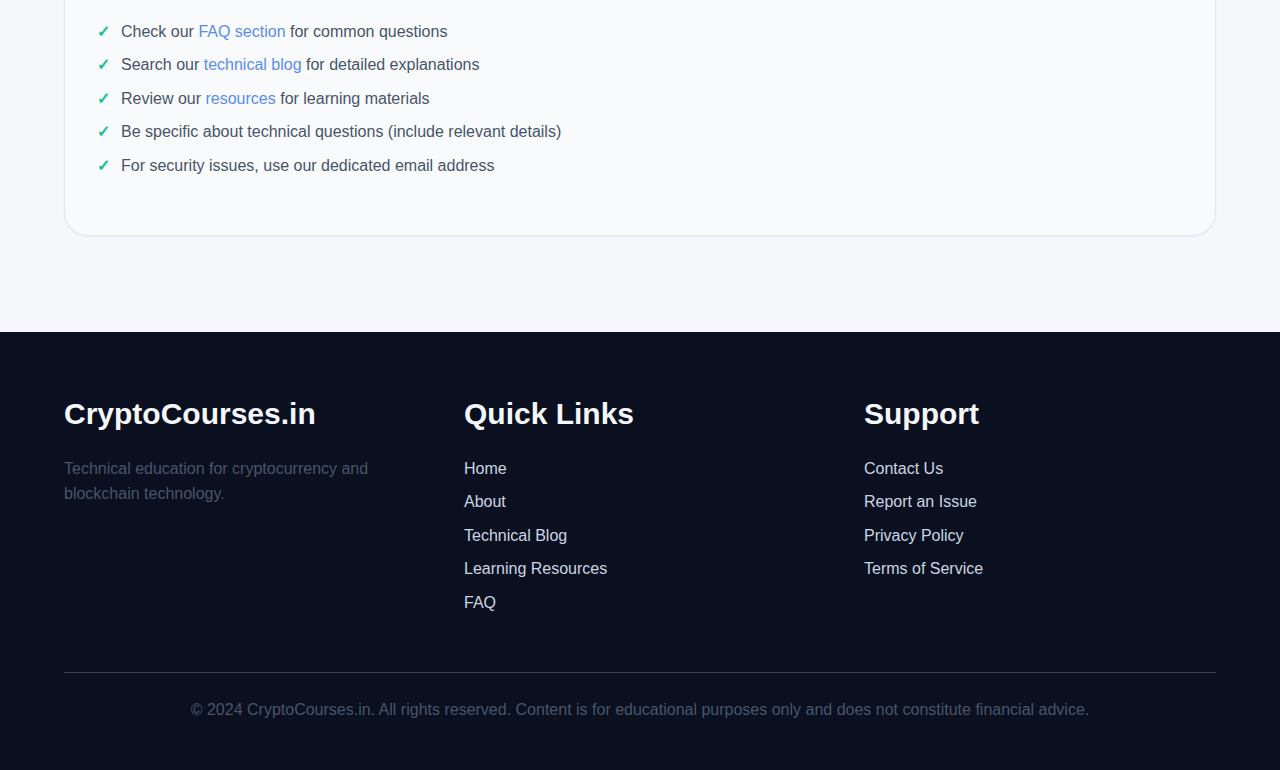
<file: contact.html>
<!DOCTYPE html>
<html lang="en">
<head>
    <meta charset="UTF-8">
    <meta name="viewport" content="width=device-width, initial-scale=1.0">
    <meta name="description" content="Contact CryptoCourses.in for technical questions, partnership inquiries, and educational support. Get in touch with our cryptocurrency education team.">
    <meta name="keywords" content="contact cryptocourses, crypto education support, blockchain questions, technical inquiries">
    <meta name="author" content="CryptoCourses.in">
    <meta name="robots" content="index, follow">
    <link rel="canonical" href="https://cryptocourses.in/contact.html">
    
    <title>Contact Us - CryptoCourses.in</title>
    <link rel="stylesheet" href="css/styles.css">
    <link rel="icon" type="image/x-icon" href="assets/img/favicon.ico">
</head>
<body>
    <header class="header" role="banner">
        <div class="container">
            <div class="header-content">
                <a href="index.html" class="logo" aria-label="CryptoCourses.in Home">
                    CryptoCourses.in
                </a>
                <nav class="nav" role="navigation" aria-label="Main navigation">
                    <a href="index.html" class="nav-link">Home</a>
                    <a href="blog.html" class="nav-link">Blogs</a>
                    <a href="resources.html" class="nav-link">Resources</a>
                    <a href="about.html" class="nav-link">About</a>
                    <a href="faq.html" class="nav-link">FAQ</a>
                    <a href="contact.html" class="nav-link active" aria-current="page">Contact</a>
                    <a href="resources.html" class="btn btn-primary">Start Learning</a>
                </nav>
            </div>
        </div>
    </header>

    <main id="main-content" role="main">
        <section class="section">
            <div class="container">
                <div class="section-header">
                    <h1 class="section-title">Contact Us</h1>
                    <p class="section-subtitle">Get in touch with our technical education team</p>
                </div>
                
                <div class="grid grid-2">
                    <div class="card">
                        <div class="card-header">
                            <h2>Send us a message</h2>
                        </div>
                        <div class="card-body">
                            <form action="mailto:info@cryptocourses.in" method="post" enctype="text/plain">
                                <div class="form-group">
                                    <label for="name" class="form-label">Name *</label>
                                    <input type="text" id="name" name="name" class="form-input" required>
                                </div>
                                
                                <div class="form-group">
                                    <label for="email" class="form-label">Email *</label>
                                    <input type="email" id="email" name="email" class="form-input" required>
                                </div>
                                
                                <div class="form-group">
                                    <label for="topic" class="form-label">Topic</label>
                                    <select id="topic" name="topic" class="form-select">
                                        <option value="general">General Inquiry</option>
                                        <option value="technical">Technical Question</option>
                                        <option value="content">Content Suggestion</option>
                                        <option value="partnership">Partnership</option>
                                        <option value="press">Press Inquiry</option>
                                        <option value="report">Report Issue</option>
                                    </select>
                                </div>
                                
                                <div class="form-group">
                                    <label for="message" class="form-label">Message *</label>
                                    <textarea id="message" name="message" class="form-textarea" rows="5" required placeholder="Please provide details about your inquiry..."></textarea>
                                </div>
                                
                                <button type="submit" class="btn btn-primary">Send Message</button>
                            </form>
                            
                            <p class="mt-lg"><small>* Required fields. We typically respond within 24-48 hours.</small></p>
                        </div>
                    </div>
                    
                    <div>
                        <div class="card mb-lg">
                            <div class="card-header">
                                <h2>Other ways to reach us</h2>
                            </div>
                            <div class="card-body">
                                <div class="mb-lg">
                                    <h3>Email</h3>
                                    <p><a href="mailto:info@cryptocourses.in">info@cryptocourses.in</a></p>
                                    <p>General inquiries and support</p>
                                </div>
                                
                                <div class="mb-lg">
                                    <h3>Technical Support</h3>
                                    <p><a href="mailto:tech@cryptocourses.in">tech@cryptocourses.in</a></p>
                                    <p>Technical questions and educational content</p>
                                </div>
                                
                                <div class="mb-lg">
                                    <h3>Partnerships</h3>
                                    <p><a href="mailto:partnerships@cryptocourses.in">partnerships@cryptocourses.in</a></p>
                                    <p>Collaboration and institutional inquiries</p>
                                </div>
                                
                                <div>
                                    <h3>Report Issues</h3>
                                    <p><a href="mailto:report@cryptocourses.in">report@cryptocourses.in</a></p>
                                    <p>Security issues and content corrections</p>
                                </div>
                            </div>
                        </div>
                        
                        <div class="card">
                            <div class="card-header">
                                <h2>Response Times</h2>
                            </div>
                            <div class="card-body">
                                <ul class="path-outcomes">
                                    <li><strong>General Inquiries:</strong> 24-48 hours</li>
                                    <li><strong>Technical Questions:</strong> 1-3 business days</li>
                                    <li><strong>Partnership Requests:</strong> 3-5 business days</li>
                                    <li><strong>Security Issues:</strong> Within 24 hours</li>
                                </ul>
                                <p class="mt-lg"><small>Response times may be longer during holidays or high-volume periods.</small></p>
                            </div>
                        </div>
                    </div>
                </div>
                
                <div class="card mt-2xl">
                    <div class="card-header">
                        <h2>Before contacting us</h2>
                    </div>
                    <div class="card-body">
                        <p>To help us provide the best response:</p>
                        <ul class="path-outcomes">
                            <li>Check our <a href="faq.html">FAQ section</a> for common questions</li>
                            <li>Search our <a href="blog.html">technical blog</a> for detailed explanations</li>
                            <li>Review our <a href="resources.html">resources</a> for learning materials</li>
                            <li>Be specific about technical questions (include relevant details)</li>
                            <li>For security issues, use our dedicated email address</li>
                        </ul>
                    </div>
                </div>
            </div>
        </section>
    </main>

    <footer class="footer" role="contentinfo">
        <div class="container">
            <div class="footer-content">
                <div class="footer-section">
                    <h3>CryptoCourses.in</h3>
                    <p>Technical education for cryptocurrency and blockchain technology.</p>
                </div>
                
                <div class="footer-section">
                    <h3>Quick Links</h3>
                    <a href="index.html">Home</a>
                    <a href="about.html">About</a>
                    <a href="blog.html">Technical Blog</a>
                    <a href="resources.html">Learning Resources</a>
                    <a href="faq.html">FAQ</a>
                </div>
                
                <div class="footer-section">
                    <h3>Support</h3>
                    <a href="contact.html">Contact Us</a>
                    <a href="mailto:report@cryptocourses.in">Report an Issue</a>
                    <a href="privacy.html">Privacy Policy</a>
                    <a href="terms.html">Terms of Service</a>
                </div>
            </div>
            
            <div class="footer-bottom">
                <p>&copy; 2024 CryptoCourses.in. All rights reserved. Content is for educational purposes only and does not constitute financial advice.</p>
            </div>
        </div>
    </footer>
</body>
</html>
</file>
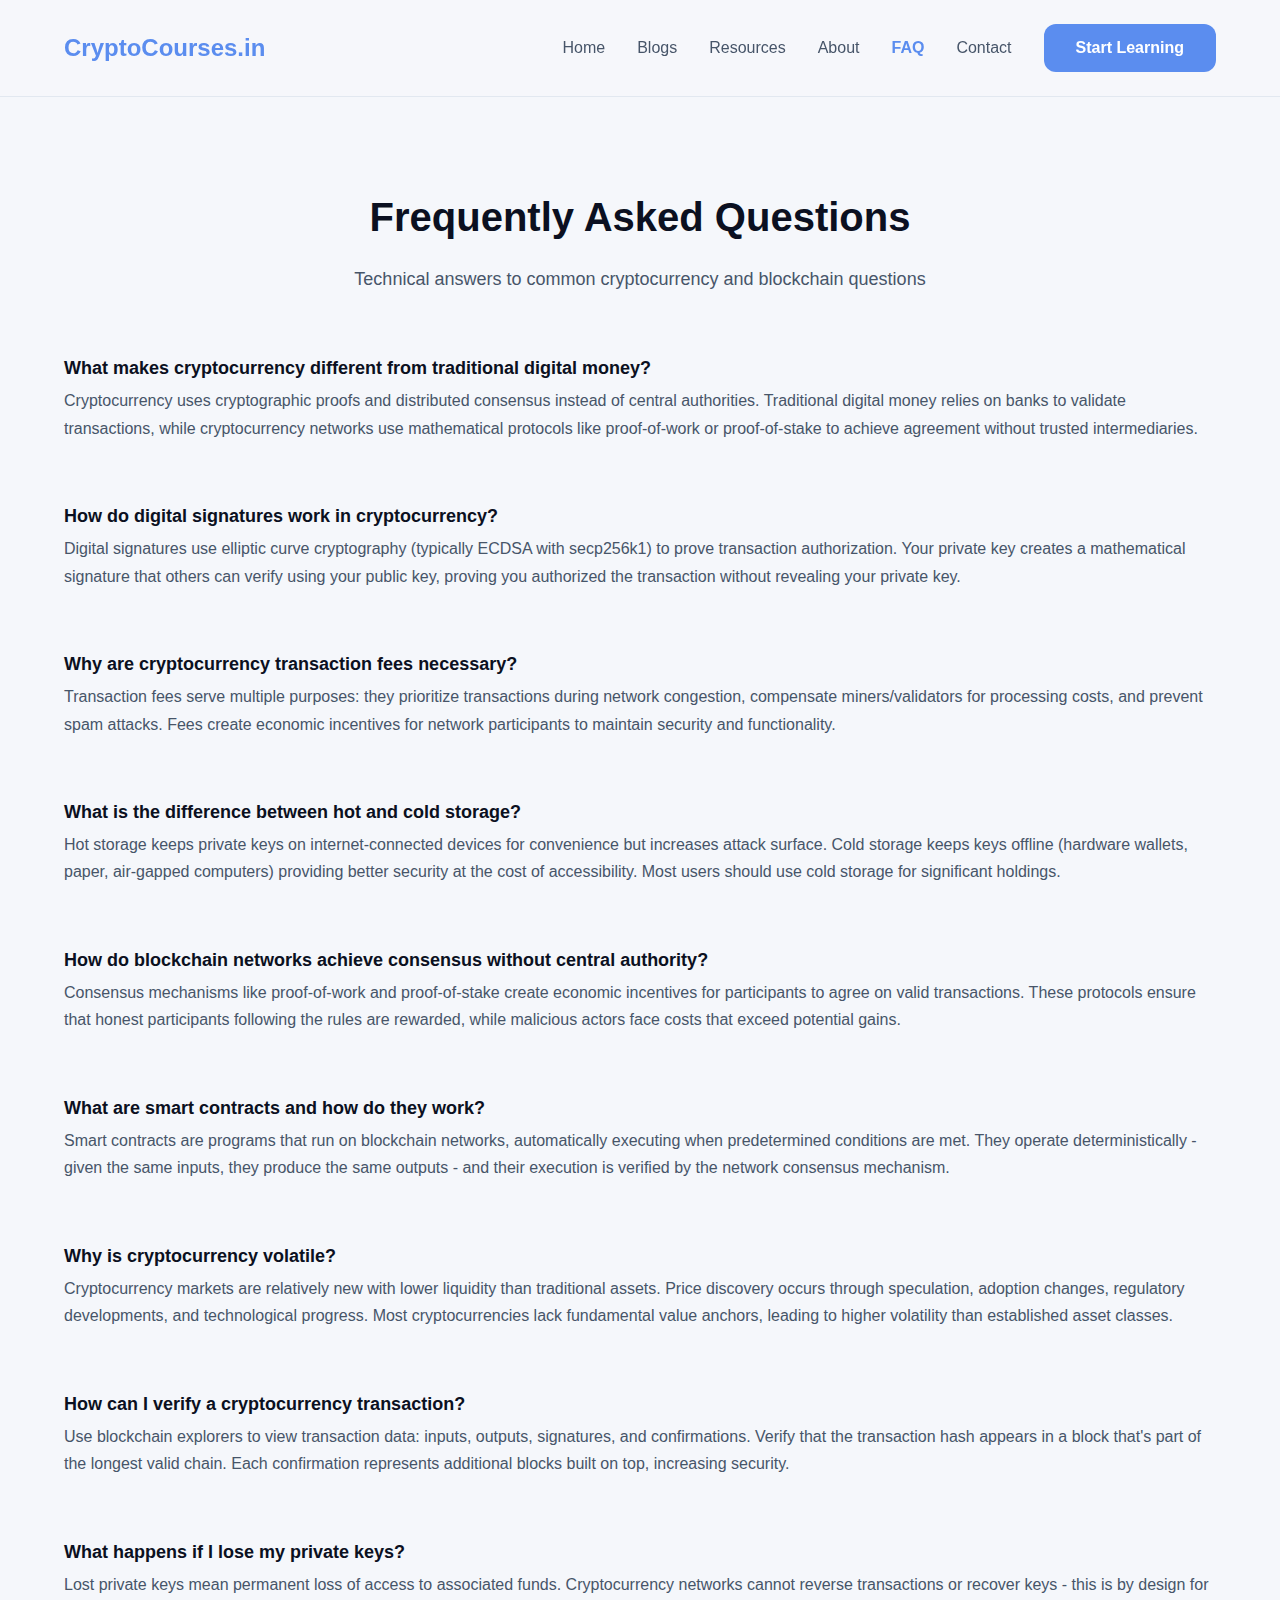
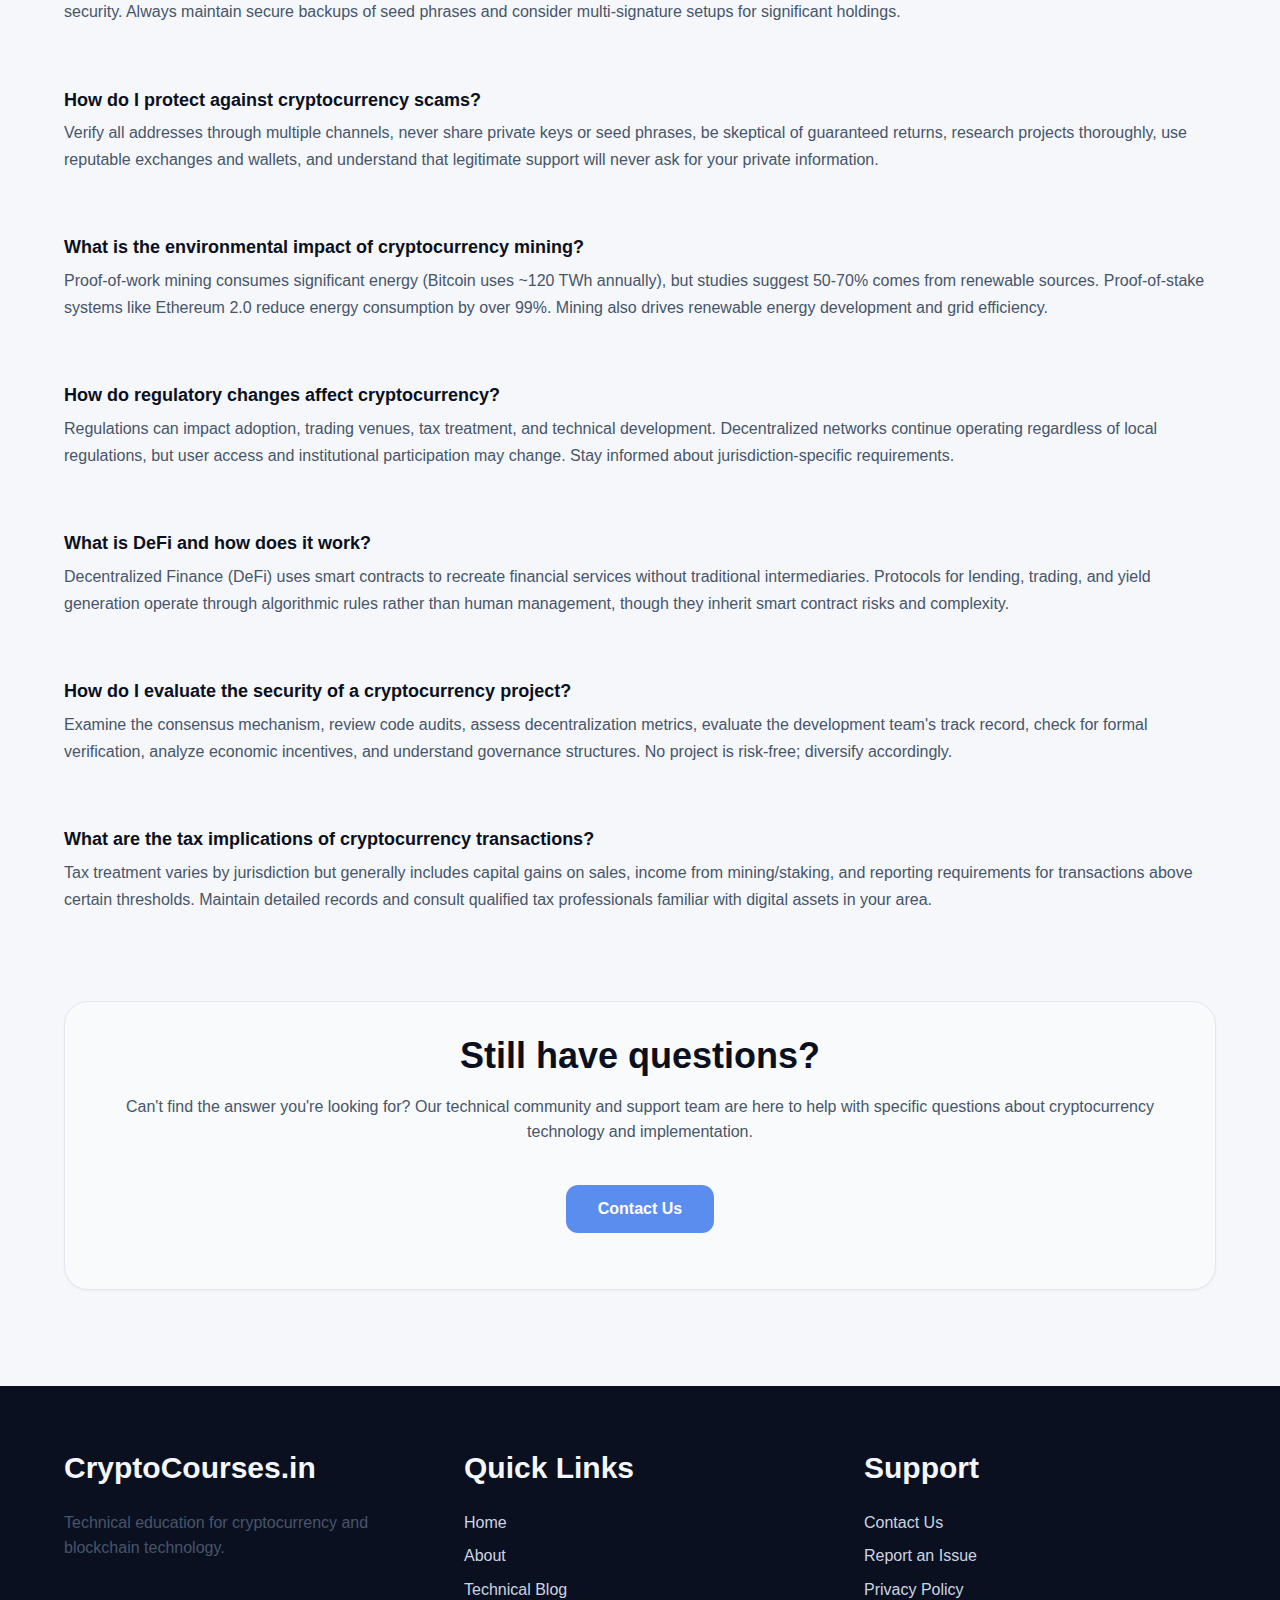
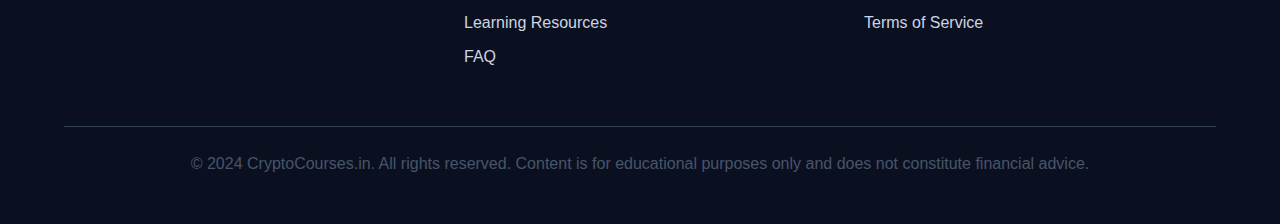
<file: faq.html>
<!DOCTYPE html>
<html lang="en">
<head>
    <meta charset="UTF-8">
    <meta name="viewport" content="width=device-width, initial-scale=1.0">
    <meta name="description" content="Frequently asked questions about cryptocurrency fundamentals, security, technology, and blockchain concepts. Technical Q&A for crypto education.">
    <meta name="keywords" content="cryptocurrency FAQ, blockchain questions, crypto security, technical questions, digital assets">
    <meta name="author" content="CryptoCourses.in">
    <meta name="robots" content="index, follow">
    <link rel="canonical" href="https://cryptocourses.in/faq.html">
    
    <title>FAQ - CryptoCourses.in</title>
    <link rel="stylesheet" href="css/styles.css">
    <link rel="icon" type="image/x-icon" href="assets/img/favicon.ico">
</head>
<body>
    <header class="header" role="banner">
        <div class="container">
            <div class="header-content">
                <a href="index.html" class="logo" aria-label="CryptoCourses.in Home">
                    CryptoCourses.in
                </a>
                <nav class="nav" role="navigation" aria-label="Main navigation">
                    <a href="index.html" class="nav-link">Home</a>
                    <a href="blog.html" class="nav-link">Blogs</a>
                    <a href="resources.html" class="nav-link">Resources</a>
                    <a href="about.html" class="nav-link">About</a>
                    <a href="faq.html" class="nav-link active" aria-current="page">FAQ</a>
                    <a href="contact.html" class="nav-link">Contact</a>
                    <a href="resources.html" class="btn btn-primary">Start Learning</a>
                </nav>
            </div>
        </div>
    </header>

    <main id="main-content" role="main">
        <section class="section">
            <div class="container">
                <div class="section-header">
                    <h1 class="section-title">Frequently Asked Questions</h1>
                    <p class="section-subtitle">Technical answers to common cryptocurrency and blockchain questions</p>
                </div>
                
                <div class="grid grid-1">
                    <div class="faq-item">
                        <h2 class="faq-question">What makes cryptocurrency different from traditional digital money?</h2>
                        <div class="faq-answer">
                            <p>Cryptocurrency uses cryptographic proofs and distributed consensus instead of central authorities. Traditional digital money relies on banks to validate transactions, while cryptocurrency networks use mathematical protocols like proof-of-work or proof-of-stake to achieve agreement without trusted intermediaries.</p>
                        </div>
                    </div>

                    <div class="faq-item">
                        <h2 class="faq-question">How do digital signatures work in cryptocurrency?</h2>
                        <div class="faq-answer">
                            <p>Digital signatures use elliptic curve cryptography (typically ECDSA with secp256k1) to prove transaction authorization. Your private key creates a mathematical signature that others can verify using your public key, proving you authorized the transaction without revealing your private key.</p>
                        </div>
                    </div>

                    <div class="faq-item">
                        <h2 class="faq-question">Why are cryptocurrency transaction fees necessary?</h2>
                        <div class="faq-answer">
                            <p>Transaction fees serve multiple purposes: they prioritize transactions during network congestion, compensate miners/validators for processing costs, and prevent spam attacks. Fees create economic incentives for network participants to maintain security and functionality.</p>
                        </div>
                    </div>

                    <div class="faq-item">
                        <h2 class="faq-question">What is the difference between hot and cold storage?</h2>
                        <div class="faq-answer">
                            <p>Hot storage keeps private keys on internet-connected devices for convenience but increases attack surface. Cold storage keeps keys offline (hardware wallets, paper, air-gapped computers) providing better security at the cost of accessibility. Most users should use cold storage for significant holdings.</p>
                        </div>
                    </div>

                    <div class="faq-item">
                        <h2 class="faq-question">How do blockchain networks achieve consensus without central authority?</h2>
                        <div class="faq-answer">
                            <p>Consensus mechanisms like proof-of-work and proof-of-stake create economic incentives for participants to agree on valid transactions. These protocols ensure that honest participants following the rules are rewarded, while malicious actors face costs that exceed potential gains.</p>
                        </div>
                    </div>

                    <div class="faq-item">
                        <h2 class="faq-question">What are smart contracts and how do they work?</h2>
                        <div class="faq-answer">
                            <p>Smart contracts are programs that run on blockchain networks, automatically executing when predetermined conditions are met. They operate deterministically - given the same inputs, they produce the same outputs - and their execution is verified by the network consensus mechanism.</p>
                        </div>
                    </div>

                    <div class="faq-item">
                        <h2 class="faq-question">Why is cryptocurrency volatile?</h2>
                        <div class="faq-answer">
                            <p>Cryptocurrency markets are relatively new with lower liquidity than traditional assets. Price discovery occurs through speculation, adoption changes, regulatory developments, and technological progress. Most cryptocurrencies lack fundamental value anchors, leading to higher volatility than established asset classes.</p>
                        </div>
                    </div>

                    <div class="faq-item">
                        <h2 class="faq-question">How can I verify a cryptocurrency transaction?</h2>
                        <div class="faq-answer">
                            <p>Use blockchain explorers to view transaction data: inputs, outputs, signatures, and confirmations. Verify that the transaction hash appears in a block that's part of the longest valid chain. Each confirmation represents additional blocks built on top, increasing security.</p>
                        </div>
                    </div>

                    <div class="faq-item">
                        <h2 class="faq-question">What happens if I lose my private keys?</h2>
                        <div class="faq-answer">
                            <p>Lost private keys mean permanent loss of access to associated funds. Cryptocurrency networks cannot reverse transactions or recover keys - this is by design for security. Always maintain secure backups of seed phrases and consider multi-signature setups for significant holdings.</p>
                        </div>
                    </div>

                    <div class="faq-item">
                        <h2 class="faq-question">How do I protect against cryptocurrency scams?</h2>
                        <div class="faq-answer">
                            <p>Verify all addresses through multiple channels, never share private keys or seed phrases, be skeptical of guaranteed returns, research projects thoroughly, use reputable exchanges and wallets, and understand that legitimate support will never ask for your private information.</p>
                        </div>
                    </div>

                    <div class="faq-item">
                        <h2 class="faq-question">What is the environmental impact of cryptocurrency mining?</h2>
                        <div class="faq-answer">
                            <p>Proof-of-work mining consumes significant energy (Bitcoin uses ~120 TWh annually), but studies suggest 50-70% comes from renewable sources. Proof-of-stake systems like Ethereum 2.0 reduce energy consumption by over 99%. Mining also drives renewable energy development and grid efficiency.</p>
                        </div>
                    </div>

                    <div class="faq-item">
                        <h2 class="faq-question">How do regulatory changes affect cryptocurrency?</h2>
                        <div class="faq-answer">
                            <p>Regulations can impact adoption, trading venues, tax treatment, and technical development. Decentralized networks continue operating regardless of local regulations, but user access and institutional participation may change. Stay informed about jurisdiction-specific requirements.</p>
                        </div>
                    </div>

                    <div class="faq-item">
                        <h2 class="faq-question">What is DeFi and how does it work?</h2>
                        <div class="faq-answer">
                            <p>Decentralized Finance (DeFi) uses smart contracts to recreate financial services without traditional intermediaries. Protocols for lending, trading, and yield generation operate through algorithmic rules rather than human management, though they inherit smart contract risks and complexity.</p>
                        </div>
                    </div>

                    <div class="faq-item">
                        <h2 class="faq-question">How do I evaluate the security of a cryptocurrency project?</h2>
                        <div class="faq-answer">
                            <p>Examine the consensus mechanism, review code audits, assess decentralization metrics, evaluate the development team's track record, check for formal verification, analyze economic incentives, and understand governance structures. No project is risk-free; diversify accordingly.</p>
                        </div>
                    </div>

                    <div class="faq-item">
                        <h2 class="faq-question">What are the tax implications of cryptocurrency transactions?</h2>
                        <div class="faq-answer">
                            <p>Tax treatment varies by jurisdiction but generally includes capital gains on sales, income from mining/staking, and reporting requirements for transactions above certain thresholds. Maintain detailed records and consult qualified tax professionals familiar with digital assets in your area.</p>
                        </div>
                    </div>
                </div>

                <div class="card mt-2xl" style="text-align: center;">
                    <div class="card-body">
                        <h2>Still have questions?</h2>
                        <p>Can't find the answer you're looking for? Our technical community and support team are here to help with specific questions about cryptocurrency technology and implementation.</p>
                        <a href="contact.html" class="btn btn-primary mt-lg">Contact Us</a>
                    </div>
                </div>
            </div>
        </section>
    </main>

    <footer class="footer" role="contentinfo">
        <div class="container">
            <div class="footer-content">
                <div class="footer-section">
                    <h3>CryptoCourses.in</h3>
                    <p>Technical education for cryptocurrency and blockchain technology.</p>
                </div>
                
                <div class="footer-section">
                    <h3>Quick Links</h3>
                    <a href="index.html">Home</a>
                    <a href="about.html">About</a>
                    <a href="blog.html">Technical Blog</a>
                    <a href="resources.html">Learning Resources</a>
                    <a href="faq.html">FAQ</a>
                </div>
                
                <div class="footer-section">
                    <h3>Support</h3>
                    <a href="contact.html">Contact Us</a>
                    <a href="mailto:report@cryptocourses.in">Report an Issue</a>
                    <a href="privacy.html">Privacy Policy</a>
                    <a href="terms.html">Terms of Service</a>
                </div>
            </div>
            
            <div class="footer-bottom">
                <p>&copy; 2024 CryptoCourses.in. All rights reserved. Content is for educational purposes only and does not constitute financial advice.</p>
            </div>
        </div>
    </footer>
</body>
</html>
</file>
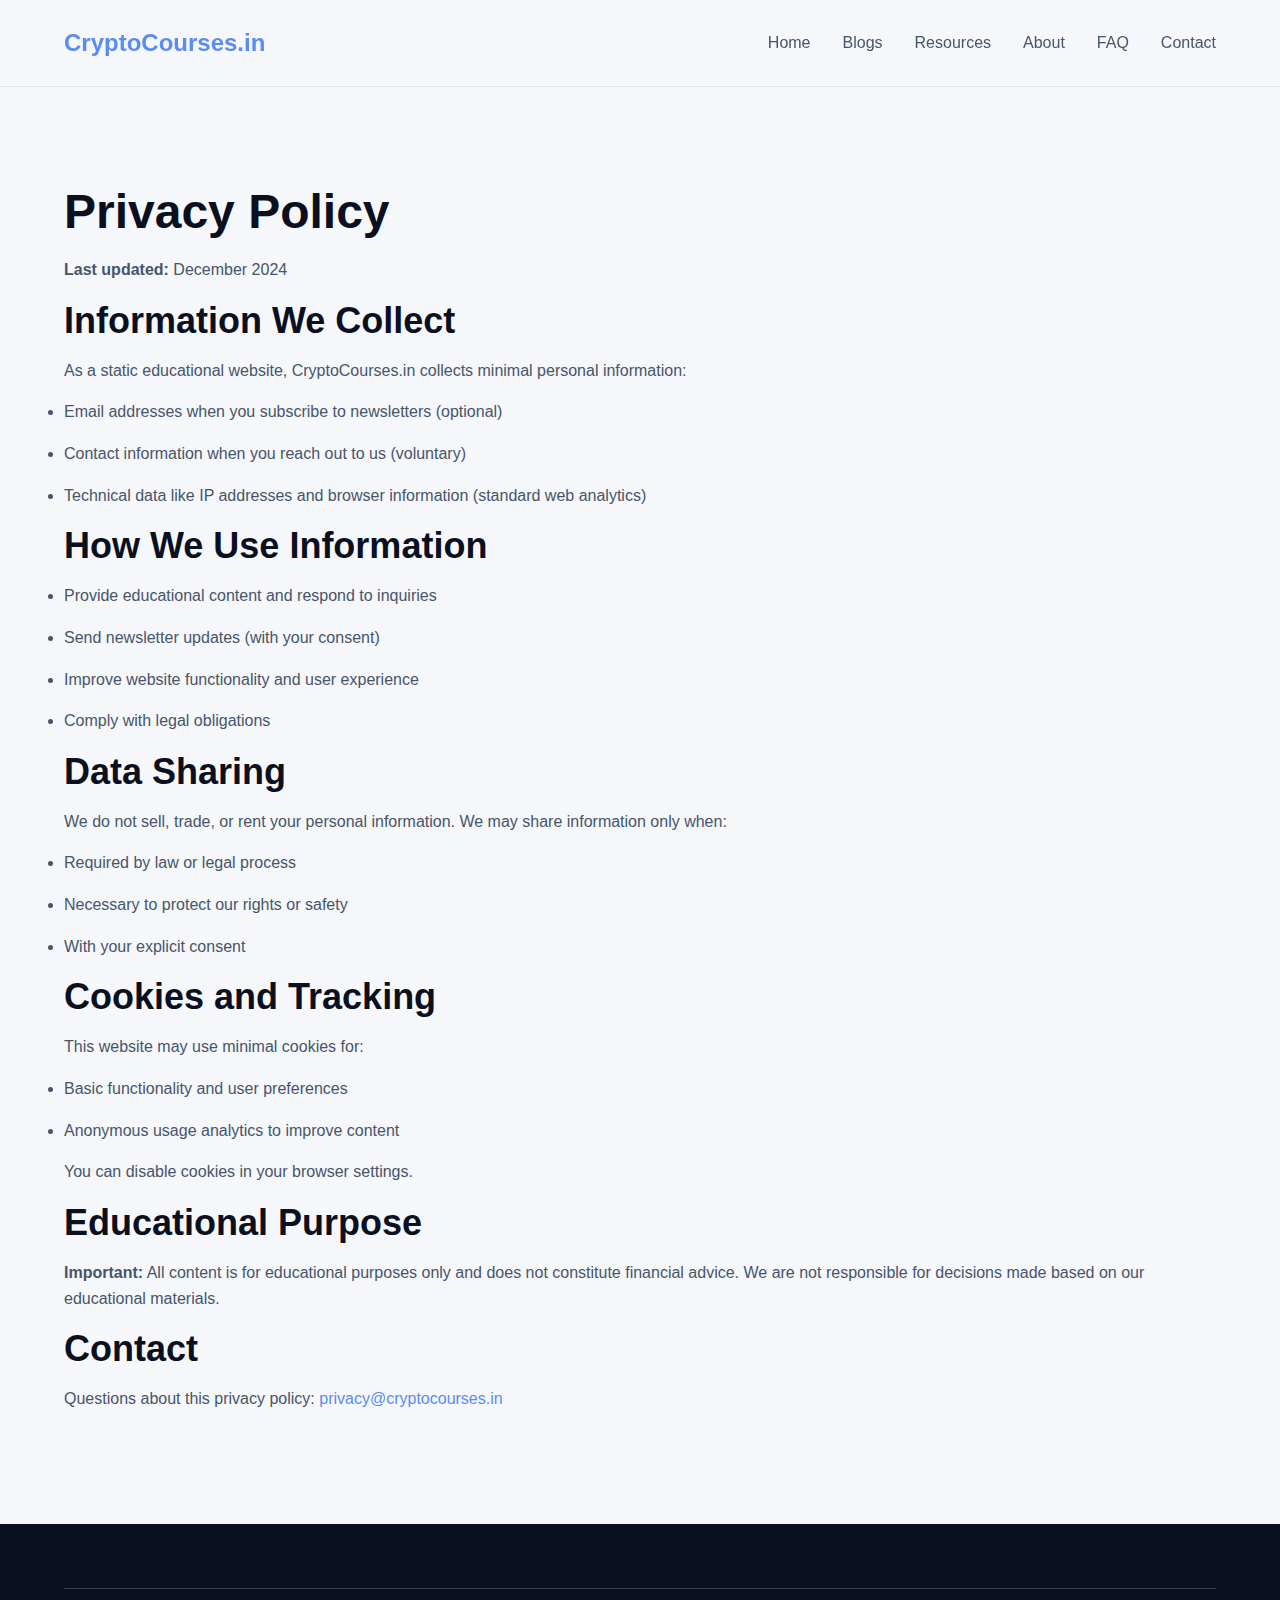
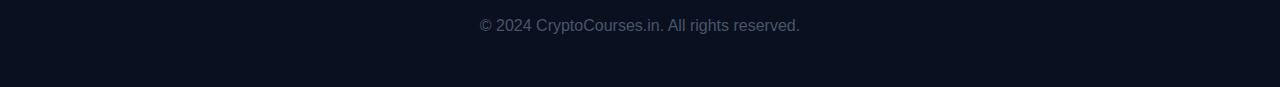
<file: privacy.html>
<!DOCTYPE html>
<html lang="en">
<head>
    <meta charset="UTF-8">
    <meta name="viewport" content="width=device-width, initial-scale=1.0">
    <meta name="description" content="Privacy Policy for CryptoCourses.in - How we collect, use, and protect your personal information on our cryptocurrency education platform.">
    <title>Privacy Policy - CryptoCourses.in</title>
    <link rel="stylesheet" href="css/styles.css">
</head>
<body>
    <header class="header">
        <div class="container">
            <div class="header-content">
                <a href="index.html" class="logo">CryptoCourses.in</a>
                <nav class="nav">
                    <a href="index.html" class="nav-link">Home</a>
                    <a href="blog.html" class="nav-link">Blogs</a>
                    <a href="resources.html" class="nav-link">Resources</a>
                    <a href="about.html" class="nav-link">About</a>
                    <a href="faq.html" class="nav-link">FAQ</a>
                    <a href="contact.html" class="nav-link">Contact</a>
                </nav>
            </div>
        </div>
    </header>

    <main>
        <section class="section">
            <div class="container">
                <h1>Privacy Policy</h1>
                <p><strong>Last updated:</strong> December 2024</p>
                
                <h2>Information We Collect</h2>
                <p>As a static educational website, CryptoCourses.in collects minimal personal information:</p>
                <ul>
                    <li>Email addresses when you subscribe to newsletters (optional)</li>
                    <li>Contact information when you reach out to us (voluntary)</li>
                    <li>Technical data like IP addresses and browser information (standard web analytics)</li>
                </ul>

                <h2>How We Use Information</h2>
                <ul>
                    <li>Provide educational content and respond to inquiries</li>
                    <li>Send newsletter updates (with your consent)</li>
                    <li>Improve website functionality and user experience</li>
                    <li>Comply with legal obligations</li>
                </ul>

                <h2>Data Sharing</h2>
                <p>We do not sell, trade, or rent your personal information. We may share information only when:</p>
                <ul>
                    <li>Required by law or legal process</li>
                    <li>Necessary to protect our rights or safety</li>
                    <li>With your explicit consent</li>
                </ul>

                <h2>Cookies and Tracking</h2>
                <p>This website may use minimal cookies for:</p>
                <ul>
                    <li>Basic functionality and user preferences</li>
                    <li>Anonymous usage analytics to improve content</li>
                </ul>
                <p>You can disable cookies in your browser settings.</p>

                <h2>Educational Purpose</h2>
                <p><strong>Important:</strong> All content is for educational purposes only and does not constitute financial advice. We are not responsible for decisions made based on our educational materials.</p>

                <h2>Contact</h2>
                <p>Questions about this privacy policy: <a href="mailto:privacy@cryptocourses.in">privacy@cryptocourses.in</a></p>
            </div>
        </section>
    </main>

    <footer class="footer">
        <div class="container">
            <div class="footer-bottom">
                <p>&copy; 2024 CryptoCourses.in. All rights reserved.</p>
            </div>
        </div>
    </footer>
</body>
</html>
</file>
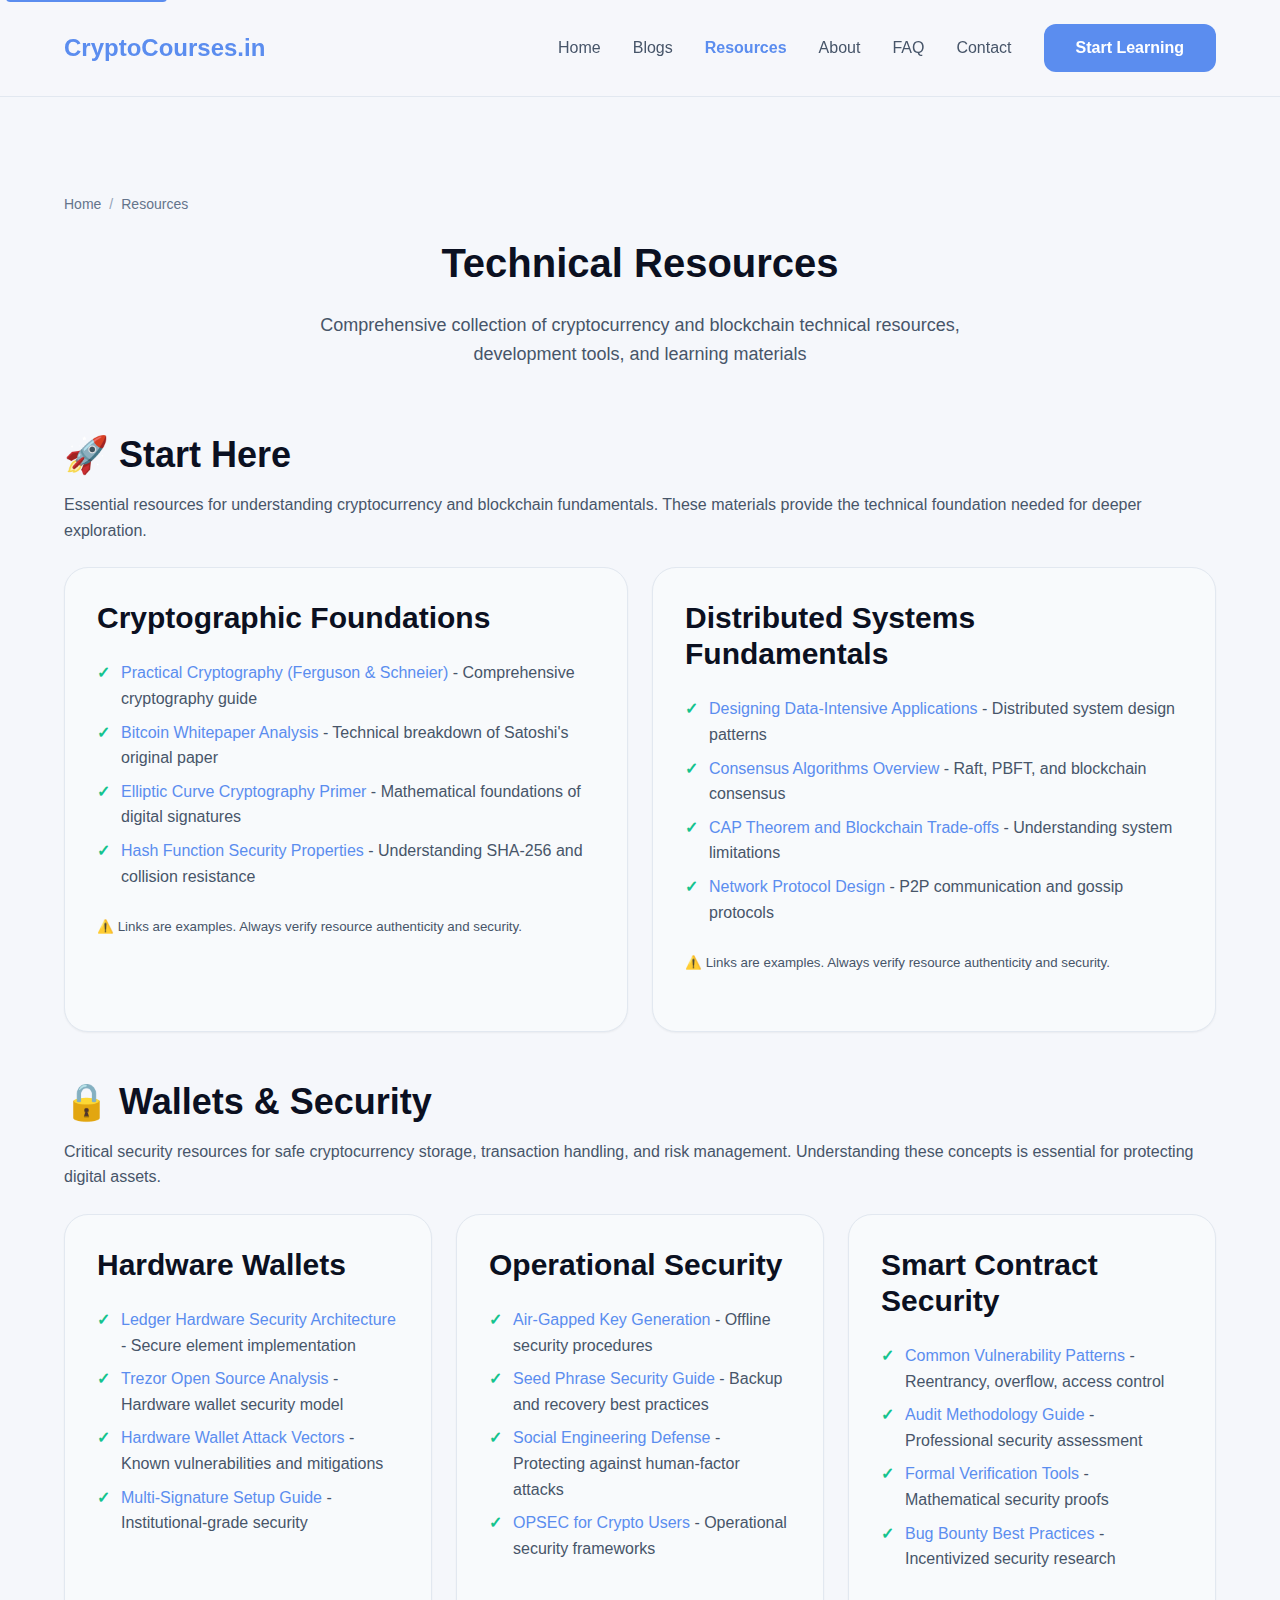
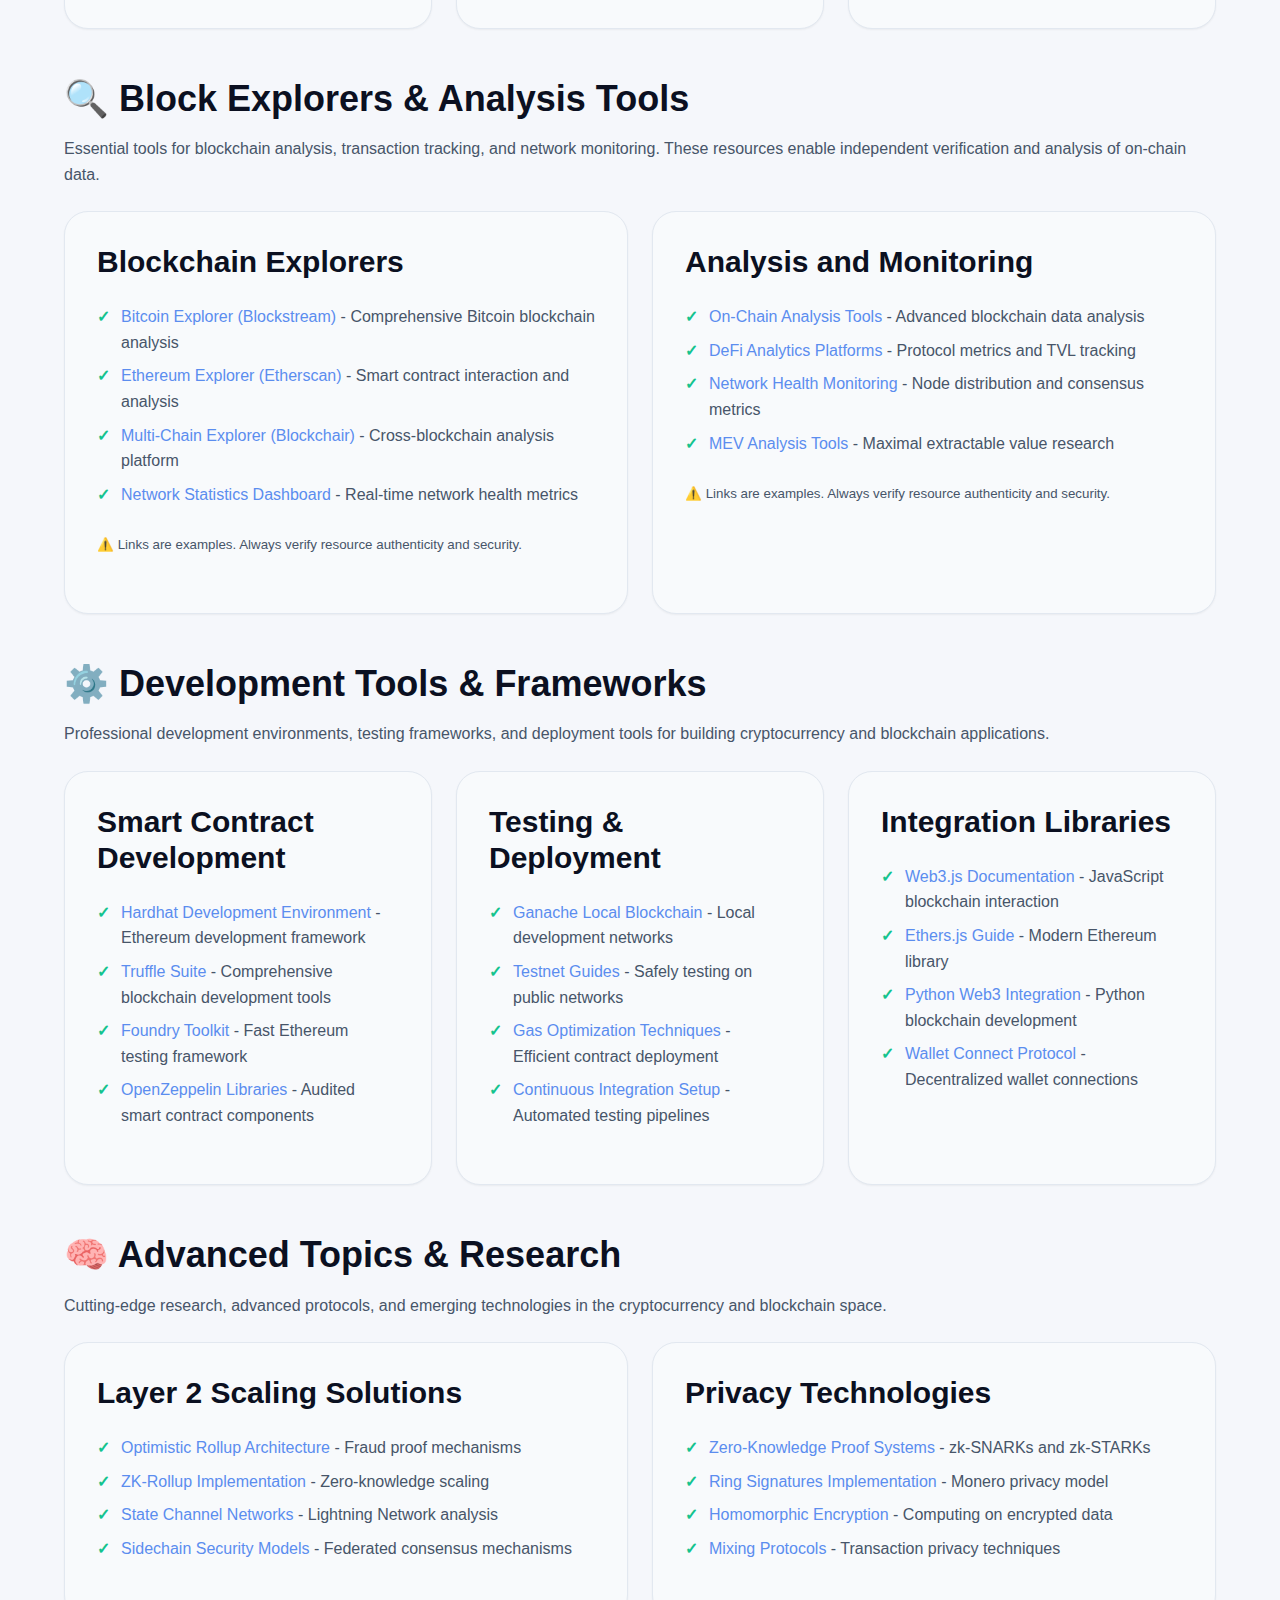
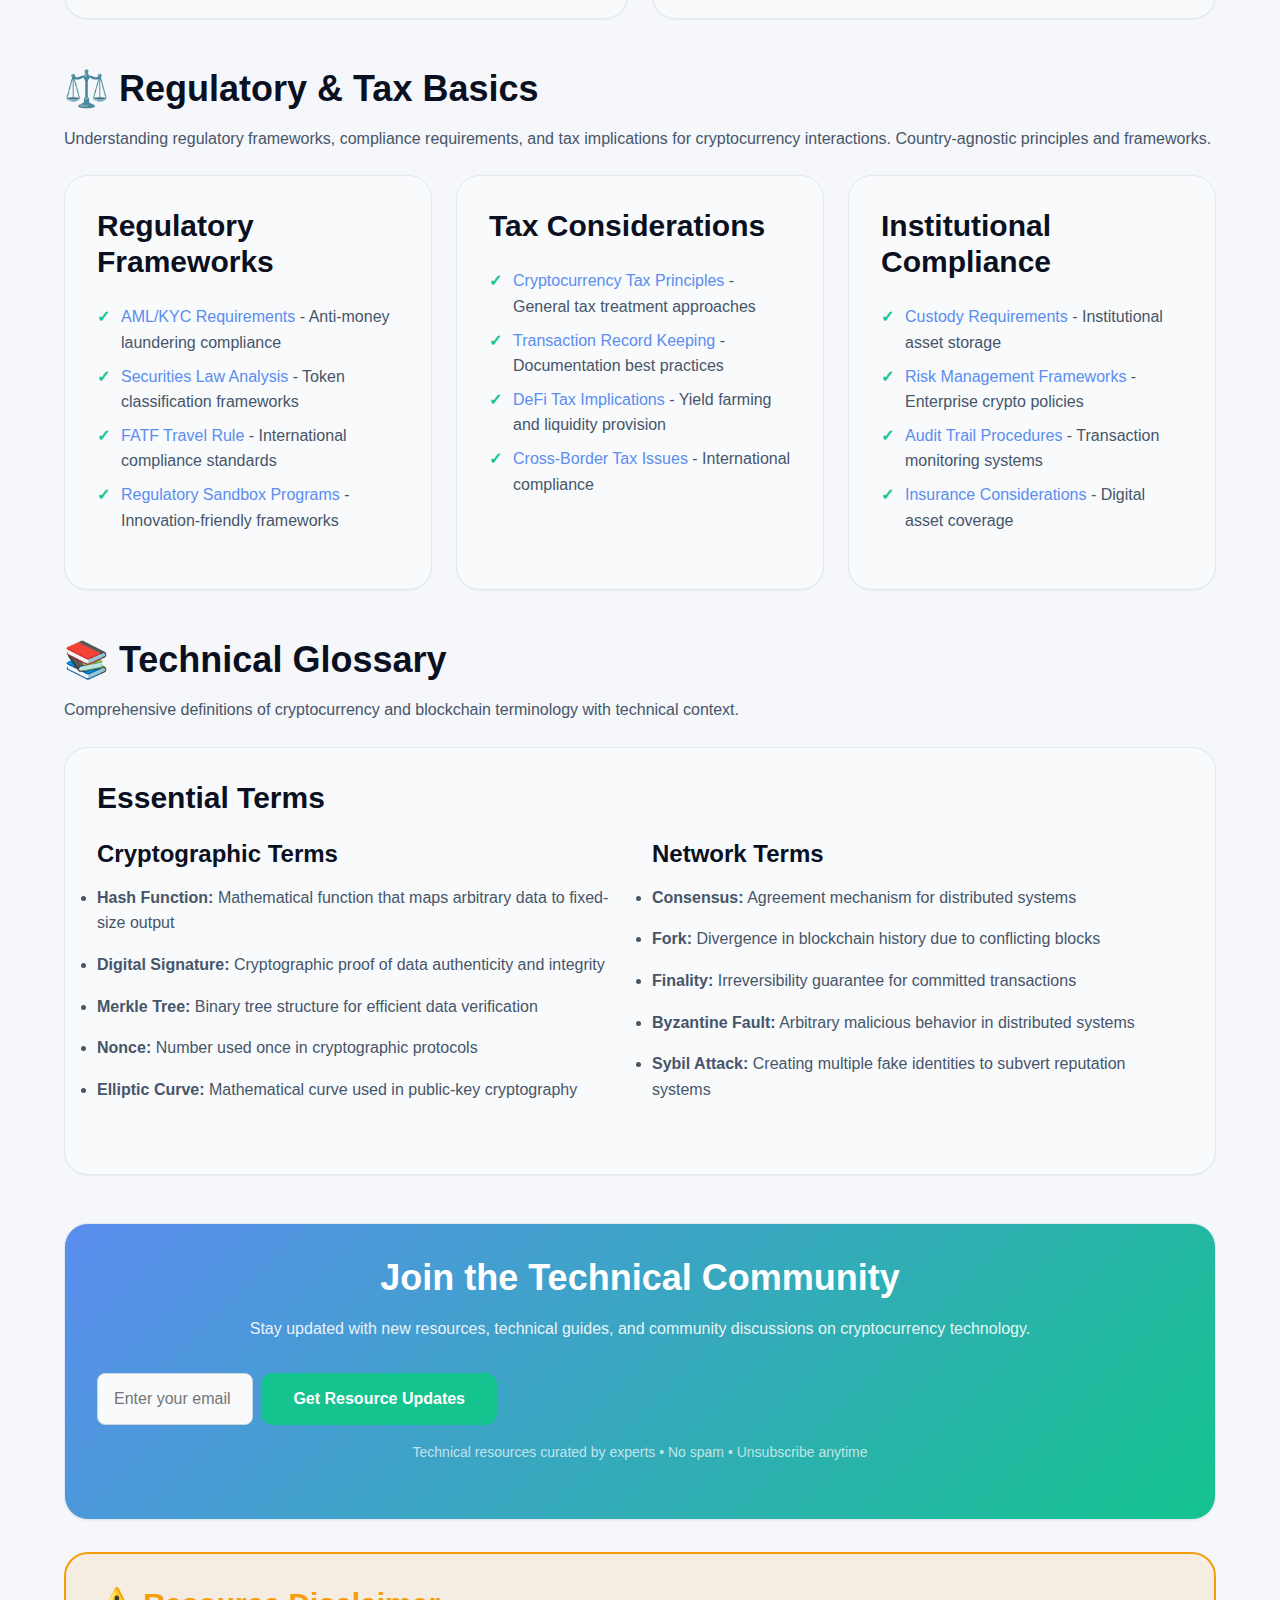
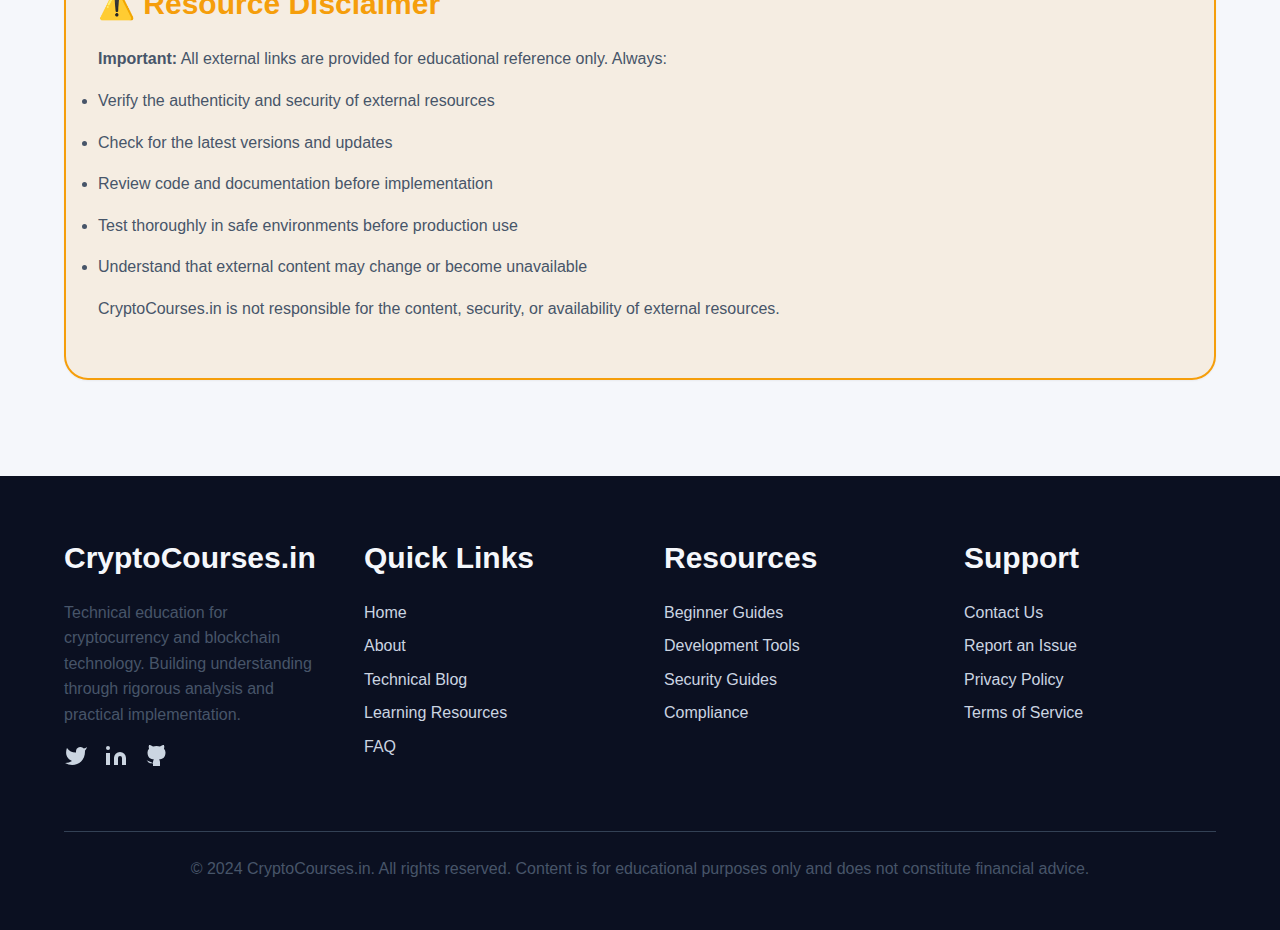
<file: resources.html>
<!DOCTYPE html>
<html lang="en">
<head>
    <meta charset="UTF-8">
    <meta name="viewport" content="width=device-width, initial-scale=1.0">
    <meta name="description" content="Comprehensive cryptocurrency and blockchain learning resources: technical guides, development tools, security frameworks, and compliance resources.">
    <meta name="keywords" content="cryptocurrency resources, blockchain tools, crypto development, security guides, compliance frameworks, learning materials">
    <meta name="author" content="CryptoCourses.in">
    <meta name="robots" content="index, follow">
    <link rel="canonical" href="https://cryptocourses.in/resources.html">
    
    <!-- Open Graph / Facebook -->
    <meta property="og:type" content="website">
    <meta property="og:url" content="https://cryptocourses.in/resources.html">
    <meta property="og:title" content="Technical Resources - CryptoCourses.in">
    <meta property="og:description" content="Comprehensive collection of cryptocurrency and blockchain technical resources, tools, and learning materials.">
    <meta property="og:image" content="https://cryptocourses.in/assets/img/resources-og-image.jpg">
    
    <!-- Twitter -->
    <meta property="twitter:card" content="summary_large_image">
    <meta property="twitter:url" content="https://cryptocourses.in/resources.html">
    <meta property="twitter:title" content="Technical Resources - CryptoCourses.in">
    <meta property="twitter:description" content="Comprehensive collection of cryptocurrency and blockchain technical resources and learning materials.">
    <meta property="twitter:image" content="https://cryptocourses.in/assets/img/resources-twitter-image.jpg">
    
    <title>Technical Resources - CryptoCourses.in</title>
    <link rel="stylesheet" href="css/styles.css">
    <link rel="icon" type="image/x-icon" href="assets/img/favicon.ico">
    
    <!-- Schema.org JSON-LD -->
    <script type="application/ld+json">
    {
        "@context": "https://schema.org",
        "@type": "WebPage",
        "name": "Technical Resources",
        "description": "Comprehensive cryptocurrency and blockchain technical resources",
        "url": "https://cryptocourses.in/resources.html",
        "publisher": {
            "@type": "Organization",
            "name": "CryptoCourses.in",
            "url": "https://cryptocourses.in"
        }
    }
    </script>
</head>
<body>
    <a href="#main-content" class="skip-link">Skip to main content</a>
    
    <header class="header" role="banner">
        <div class="container">
            <div class="header-content">
                <a href="index.html" class="logo" aria-label="CryptoCourses.in Home">
                    CryptoCourses.in
                </a>
                <nav class="nav" role="navigation" aria-label="Main navigation">
                    <a href="index.html" class="nav-link">Home</a>
                    <a href="blog.html" class="nav-link">Blogs</a>
                    <a href="resources.html" class="nav-link active" aria-current="page">Resources</a>
                    <a href="about.html" class="nav-link">About</a>
                    <a href="faq.html" class="nav-link">FAQ</a>
                    <a href="contact.html" class="nav-link">Contact</a>
                    <a href="resources.html" class="btn btn-primary">Start Learning</a>
                </nav>
            </div>
        </div>
    </header>

    <main id="main-content" role="main">
        <section class="section">
            <div class="container">
                <nav class="breadcrumb" aria-label="Breadcrumb">
                    <a href="/">Home</a>
                    <span class="breadcrumb-separator">/</span>
                    <span>Resources</span>
                </nav>
                
                <div class="section-header">
                    <h1 class="section-title">Technical Resources</h1>
                    <p class="section-subtitle">Comprehensive collection of cryptocurrency and blockchain technical resources, development tools, and learning materials</p>
                </div>

                <!-- Start Here Section -->
                <section id="beginner" class="mb-2xl">
                    <h2>🚀 Start Here</h2>
                    <p>Essential resources for understanding cryptocurrency and blockchain fundamentals. These materials provide the technical foundation needed for deeper exploration.</p>
                    
                    <div class="grid grid-2 mt-lg">
                        <div class="card">
                            <div class="card-header">
                                <h3>Cryptographic Foundations</h3>
                            </div>
                            <div class="card-body">
                                <ul class="path-outcomes">
                                    <li><a href="#" rel="noopener">Practical Cryptography (Ferguson & Schneier)</a> - Comprehensive cryptography guide</li>
                                    <li><a href="#" rel="noopener">Bitcoin Whitepaper Analysis</a> - Technical breakdown of Satoshi's original paper</li>
                                    <li><a href="#" rel="noopener">Elliptic Curve Cryptography Primer</a> - Mathematical foundations of digital signatures</li>
                                    <li><a href="#" rel="noopener">Hash Function Security Properties</a> - Understanding SHA-256 and collision resistance</li>
                                </ul>
                                <p><small>⚠️ Links are examples. Always verify resource authenticity and security.</small></p>
                            </div>
                        </div>
                        
                        <div class="card">
                            <div class="card-header">
                                <h3>Distributed Systems Fundamentals</h3>
                            </div>
                            <div class="card-body">
                                <ul class="path-outcomes">
                                    <li><a href="#" rel="noopener">Designing Data-Intensive Applications</a> - Distributed system design patterns</li>
                                    <li><a href="#" rel="noopener">Consensus Algorithms Overview</a> - Raft, PBFT, and blockchain consensus</li>
                                    <li><a href="#" rel="noopener">CAP Theorem and Blockchain Trade-offs</a> - Understanding system limitations</li>
                                    <li><a href="#" rel="noopener">Network Protocol Design</a> - P2P communication and gossip protocols</li>
                                </ul>
                                <p><small>⚠️ Links are examples. Always verify resource authenticity and security.</small></p>
                            </div>
                        </div>
                    </div>
                </section>

                <!-- Wallets & Security Section -->
                <section id="security" class="mb-2xl">
                    <h2>🔒 Wallets & Security</h2>
                    <p>Critical security resources for safe cryptocurrency storage, transaction handling, and risk management. Understanding these concepts is essential for protecting digital assets.</p>
                    
                    <div class="grid grid-3 mt-lg">
                        <div class="card">
                            <div class="card-header">
                                <h3>Hardware Wallets</h3>
                            </div>
                            <div class="card-body">
                                <ul class="path-outcomes">
                                    <li><a href="#" rel="noopener">Ledger Hardware Security Architecture</a> - Secure element implementation</li>
                                    <li><a href="#" rel="noopener">Trezor Open Source Analysis</a> - Hardware wallet security model</li>
                                    <li><a href="#" rel="noopener">Hardware Wallet Attack Vectors</a> - Known vulnerabilities and mitigations</li>
                                    <li><a href="#" rel="noopener">Multi-Signature Setup Guide</a> - Institutional-grade security</li>
                                </ul>
                            </div>
                        </div>
                        
                        <div class="card">
                            <div class="card-header">
                                <h3>Operational Security</h3>
                            </div>
                            <div class="card-body">
                                <ul class="path-outcomes">
                                    <li><a href="#" rel="noopener">Air-Gapped Key Generation</a> - Offline security procedures</li>
                                    <li><a href="#" rel="noopener">Seed Phrase Security Guide</a> - Backup and recovery best practices</li>
                                    <li><a href="#" rel="noopener">Social Engineering Defense</a> - Protecting against human-factor attacks</li>
                                    <li><a href="#" rel="noopener">OPSEC for Crypto Users</a> - Operational security frameworks</li>
                                </ul>
                            </div>
                        </div>
                        
                        <div class="card">
                            <div class="card-header">
                                <h3>Smart Contract Security</h3>
                            </div>
                            <div class="card-body">
                                <ul class="path-outcomes">
                                    <li><a href="#" rel="noopener">Common Vulnerability Patterns</a> - Reentrancy, overflow, access control</li>
                                    <li><a href="#" rel="noopener">Audit Methodology Guide</a> - Professional security assessment</li>
                                    <li><a href="#" rel="noopener">Formal Verification Tools</a> - Mathematical security proofs</li>
                                    <li><a href="#" rel="noopener">Bug Bounty Best Practices</a> - Incentivized security research</li>
                                </ul>
                            </div>
                        </div>
                    </div>
                </section>

                <!-- Block Explorers Section -->
                <section id="tools" class="mb-2xl">
                    <h2>🔍 Block Explorers & Analysis Tools</h2>
                    <p>Essential tools for blockchain analysis, transaction tracking, and network monitoring. These resources enable independent verification and analysis of on-chain data.</p>
                    
                    <div class="grid grid-2 mt-lg">
                        <div class="card">
                            <div class="card-header">
                                <h3>Blockchain Explorers</h3>
                            </div>
                            <div class="card-body">
                                <ul class="path-outcomes">
                                    <li><a href="#" rel="noopener">Bitcoin Explorer (Blockstream)</a> - Comprehensive Bitcoin blockchain analysis</li>
                                    <li><a href="#" rel="noopener">Ethereum Explorer (Etherscan)</a> - Smart contract interaction and analysis</li>
                                    <li><a href="#" rel="noopener">Multi-Chain Explorer (Blockchair)</a> - Cross-blockchain analysis platform</li>
                                    <li><a href="#" rel="noopener">Network Statistics Dashboard</a> - Real-time network health metrics</li>
                                </ul>
                                <p><small>⚠️ Links are examples. Always verify resource authenticity and security.</small></p>
                            </div>
                        </div>
                        
                        <div class="card">
                            <div class="card-header">
                                <h3>Analysis and Monitoring</h3>
                            </div>
                            <div class="card-body">
                                <ul class="path-outcomes">
                                    <li><a href="#" rel="noopener">On-Chain Analysis Tools</a> - Advanced blockchain data analysis</li>
                                    <li><a href="#" rel="noopener">DeFi Analytics Platforms</a> - Protocol metrics and TVL tracking</li>
                                    <li><a href="#" rel="noopener">Network Health Monitoring</a> - Node distribution and consensus metrics</li>
                                    <li><a href="#" rel="noopener">MEV Analysis Tools</a> - Maximal extractable value research</li>
                                </ul>
                                <p><small>⚠️ Links are examples. Always verify resource authenticity and security.</small></p>
                            </div>
                        </div>
                    </div>
                </section>

                <!-- Development Tools Section -->
                <section id="development" class="mb-2xl">
                    <h2>⚙️ Development Tools & Frameworks</h2>
                    <p>Professional development environments, testing frameworks, and deployment tools for building cryptocurrency and blockchain applications.</p>
                    
                    <div class="grid grid-3 mt-lg">
                        <div class="card">
                            <div class="card-header">
                                <h3>Smart Contract Development</h3>
                            </div>
                            <div class="card-body">
                                <ul class="path-outcomes">
                                    <li><a href="#" rel="noopener">Hardhat Development Environment</a> - Ethereum development framework</li>
                                    <li><a href="#" rel="noopener">Truffle Suite</a> - Comprehensive blockchain development tools</li>
                                    <li><a href="#" rel="noopener">Foundry Toolkit</a> - Fast Ethereum testing framework</li>
                                    <li><a href="#" rel="noopener">OpenZeppelin Libraries</a> - Audited smart contract components</li>
                                </ul>
                            </div>
                        </div>
                        
                        <div class="card">
                            <div class="card-header">
                                <h3>Testing & Deployment</h3>
                            </div>
                            <div class="card-body">
                                <ul class="path-outcomes">
                                    <li><a href="#" rel="noopener">Ganache Local Blockchain</a> - Local development networks</li>
                                    <li><a href="#" rel="noopener">Testnet Guides</a> - Safely testing on public networks</li>
                                    <li><a href="#" rel="noopener">Gas Optimization Techniques</a> - Efficient contract deployment</li>
                                    <li><a href="#" rel="noopener">Continuous Integration Setup</a> - Automated testing pipelines</li>
                                </ul>
                            </div>
                        </div>
                        
                        <div class="card">
                            <div class="card-header">
                                <h3>Integration Libraries</h3>
                            </div>
                            <div class="card-body">
                                <ul class="path-outcomes">
                                    <li><a href="#" rel="noopener">Web3.js Documentation</a> - JavaScript blockchain interaction</li>
                                    <li><a href="#" rel="noopener">Ethers.js Guide</a> - Modern Ethereum library</li>
                                    <li><a href="#" rel="noopener">Python Web3 Integration</a> - Python blockchain development</li>
                                    <li><a href="#" rel="noopener">Wallet Connect Protocol</a> - Decentralized wallet connections</li>
                                </ul>
                            </div>
                        </div>
                    </div>
                </section>

                <!-- Advanced Topics Section -->
                <section id="advanced" class="mb-2xl">
                    <h2>🧠 Advanced Topics & Research</h2>
                    <p>Cutting-edge research, advanced protocols, and emerging technologies in the cryptocurrency and blockchain space.</p>
                    
                    <div class="grid grid-2 mt-lg">
                        <div class="card">
                            <div class="card-header">
                                <h3>Layer 2 Scaling Solutions</h3>
                            </div>
                            <div class="card-body">
                                <ul class="path-outcomes">
                                    <li><a href="#" rel="noopener">Optimistic Rollup Architecture</a> - Fraud proof mechanisms</li>
                                    <li><a href="#" rel="noopener">ZK-Rollup Implementation</a> - Zero-knowledge scaling</li>
                                    <li><a href="#" rel="noopener">State Channel Networks</a> - Lightning Network analysis</li>
                                    <li><a href="#" rel="noopener">Sidechain Security Models</a> - Federated consensus mechanisms</li>
                                </ul>
                            </div>
                        </div>
                        
                        <div class="card">
                            <div class="card-header">
                                <h3>Privacy Technologies</h3>
                            </div>
                            <div class="card-body">
                                <ul class="path-outcomes">
                                    <li><a href="#" rel="noopener">Zero-Knowledge Proof Systems</a> - zk-SNARKs and zk-STARKs</li>
                                    <li><a href="#" rel="noopener">Ring Signatures Implementation</a> - Monero privacy model</li>
                                    <li><a href="#" rel="noopener">Homomorphic Encryption</a> - Computing on encrypted data</li>
                                    <li><a href="#" rel="noopener">Mixing Protocols</a> - Transaction privacy techniques</li>
                                </ul>
                            </div>
                        </div>
                    </div>
                </section>

                <!-- Compliance Section -->
                <section id="compliance" class="mb-2xl">
                    <h2>⚖️ Regulatory & Tax Basics</h2>
                    <p>Understanding regulatory frameworks, compliance requirements, and tax implications for cryptocurrency interactions. Country-agnostic principles and frameworks.</p>
                    
                    <div class="grid grid-3 mt-lg">
                        <div class="card">
                            <div class="card-header">
                                <h3>Regulatory Frameworks</h3>
                            </div>
                            <div class="card-body">
                                <ul class="path-outcomes">
                                    <li><a href="#" rel="noopener">AML/KYC Requirements</a> - Anti-money laundering compliance</li>
                                    <li><a href="#" rel="noopener">Securities Law Analysis</a> - Token classification frameworks</li>
                                    <li><a href="#" rel="noopener">FATF Travel Rule</a> - International compliance standards</li>
                                    <li><a href="#" rel="noopener">Regulatory Sandbox Programs</a> - Innovation-friendly frameworks</li>
                                </ul>
                            </div>
                        </div>
                        
                        <div class="card">
                            <div class="card-header">
                                <h3>Tax Considerations</h3>
                            </div>
                            <div class="card-body">
                                <ul class="path-outcomes">
                                    <li><a href="#" rel="noopener">Cryptocurrency Tax Principles</a> - General tax treatment approaches</li>
                                    <li><a href="#" rel="noopener">Transaction Record Keeping</a> - Documentation best practices</li>
                                    <li><a href="#" rel="noopener">DeFi Tax Implications</a> - Yield farming and liquidity provision</li>
                                    <li><a href="#" rel="noopener">Cross-Border Tax Issues</a> - International compliance</li>
                                </ul>
                            </div>
                        </div>
                        
                        <div class="card">
                            <div class="card-header">
                                <h3>Institutional Compliance</h3>
                            </div>
                            <div class="card-body">
                                <ul class="path-outcomes">
                                    <li><a href="#" rel="noopener">Custody Requirements</a> - Institutional asset storage</li>
                                    <li><a href="#" rel="noopener">Risk Management Frameworks</a> - Enterprise crypto policies</li>
                                    <li><a href="#" rel="noopener">Audit Trail Procedures</a> - Transaction monitoring systems</li>
                                    <li><a href="#" rel="noopener">Insurance Considerations</a> - Digital asset coverage</li>
                                </ul>
                            </div>
                        </div>
                    </div>
                </section>

                <!-- Technical Glossary Section -->
                <section id="glossary" class="mb-2xl">
                    <h2>📚 Technical Glossary</h2>
                    <p>Comprehensive definitions of cryptocurrency and blockchain terminology with technical context.</p>
                    
                    <div class="card mt-lg">
                        <div class="card-header">
                            <h3>Essential Terms</h3>
                        </div>
                        <div class="card-body">
                            <div class="grid grid-2">
                                <div>
                                    <h4>Cryptographic Terms</h4>
                                    <ul>
                                        <li><strong>Hash Function:</strong> Mathematical function that maps arbitrary data to fixed-size output</li>
                                        <li><strong>Digital Signature:</strong> Cryptographic proof of data authenticity and integrity</li>
                                        <li><strong>Merkle Tree:</strong> Binary tree structure for efficient data verification</li>
                                        <li><strong>Nonce:</strong> Number used once in cryptographic protocols</li>
                                        <li><strong>Elliptic Curve:</strong> Mathematical curve used in public-key cryptography</li>
                                    </ul>
                                </div>
                                <div>
                                    <h4>Network Terms</h4>
                                    <ul>
                                        <li><strong>Consensus:</strong> Agreement mechanism for distributed systems</li>
                                        <li><strong>Fork:</strong> Divergence in blockchain history due to conflicting blocks</li>
                                        <li><strong>Finality:</strong> Irreversibility guarantee for committed transactions</li>
                                        <li><strong>Byzantine Fault:</strong> Arbitrary malicious behavior in distributed systems</li>
                                        <li><strong>Sybil Attack:</strong> Creating multiple fake identities to subvert reputation systems</li>
                                    </ul>
                                </div>
                            </div>
                        </div>
                    </div>
                </section>

                <!-- Newsletter & Community -->
                <div class="card mt-2xl" style="text-align: center; background: linear-gradient(135deg, var(--primary) 0%, var(--accent) 100%); color: white;">
                    <div class="card-body">
                        <h2 style="color: white;">Join the Technical Community</h2>
                        <p style="color: rgba(255, 255, 255, 0.9); margin-bottom: var(--space-xl);">
                            Stay updated with new resources, technical guides, and community discussions on cryptocurrency technology.
                        </p>
                        <form class="newsletter-form" style="justify-content: center;" action="mailto:resources@cryptocourses.in" method="post" enctype="text/plain">
                            <input type="email" name="email" placeholder="Enter your email" class="form-input" required aria-label="Email address for resource updates">
                            <button type="submit" class="btn btn-secondary">Get Resource Updates</button>
                        </form>
                        <p style="font-size: 0.875rem; color: rgba(255, 255, 255, 0.7); margin-top: var(--space-md);">
                            Technical resources curated by experts • No spam • Unsubscribe anytime
                        </p>
                    </div>
                </div>

                <!-- Disclaimer -->
                <div class="card mt-xl" style="border: 2px solid var(--warning); background: rgba(245, 158, 11, 0.1);">
                    <div class="card-header">
                        <h3 style="color: var(--warning);">⚠️ Resource Disclaimer</h3>
                    </div>
                    <div class="card-body">
                        <p><strong>Important:</strong> All external links are provided for educational reference only. Always:</p>
                        <ul>
                            <li>Verify the authenticity and security of external resources</li>
                            <li>Check for the latest versions and updates</li>
                            <li>Review code and documentation before implementation</li>
                            <li>Test thoroughly in safe environments before production use</li>
                            <li>Understand that external content may change or become unavailable</li>
                        </ul>
                        <p>CryptoCourses.in is not responsible for the content, security, or availability of external resources.</p>
                    </div>
                </div>
            </div>
        </section>
    </main>

    <footer class="footer" role="contentinfo">
        <div class="container">
            <div class="footer-content">
                <div class="footer-section">
                    <h3>CryptoCourses.in</h3>
                    <p>Technical education for cryptocurrency and blockchain technology. Building understanding through rigorous analysis and practical implementation.</p>
                    <div class="flex" style="gap: var(--space-md);">
                        <a href="#" aria-label="Twitter" rel="noopener noreferrer">
                            <svg width="24" height="24" viewBox="0 0 24 24" fill="currentColor">
                                <path d="M23 3a10.9 10.9 0 01-3.14 1.53 4.48 4.48 0 00-7.86 3v1A10.66 10.66 0 013 4s-4 9 5 13a11.64 11.64 0 01-7 2c9 5 20 0 20-11.5a4.5 4.5 0 00-.08-.83A7.72 7.72 0 0023 3z"/>
                            </svg>
                        </a>
                        <a href="#" aria-label="LinkedIn" rel="noopener noreferrer">
                            <svg width="24" height="24" viewBox="0 0 24 24" fill="currentColor">
                                <path d="M16 8a6 6 0 016 6v7h-4v-7a2 2 0 00-2-2 2 2 0 00-2 2v7h-4v-7a6 6 0 016-6zM2 9h4v12H2z"/>
                                <circle cx="4" cy="4" r="2"/>
                            </svg>
                        </a>
                        <a href="#" aria-label="GitHub" rel="noopener noreferrer">
                            <svg width="24" height="24" viewBox="0 0 24 24" fill="currentColor">
                                <path d="M9 19c-5 1.5-5-2.5-7-3m14 6v-3.87a3.37 3.37 0 00-.94-2.61c3.14-.35 6.44-1.54 6.44-7A5.44 5.44 0 0020 4.77 5.07 5.07 0 0019.91 1S18.73.65 16 2.48a13.38 13.38 0 00-7 0C6.27.65 5.09 1 5.09 1A5.07 5.07 0 005 4.77a5.44 5.44 0 00-1.5 3.78c0 5.42 3.3 6.61 6.44 7A3.37 3.37 0 009 18.13V22"/>
                            </svg>
                        </a>
                    </div>
                </div>
                
                <div class="footer-section">
                    <h3>Quick Links</h3>
                    <a href="index.html">Home</a>
                    <a href="about.html">About</a>
                    <a href="blog.html">Technical Blog</a>
                    <a href="resources.html">Learning Resources</a>
                    <a href="faq.html">FAQ</a>
                </div>
                
                <div class="footer-section">
                    <h3>Resources</h3>
                    <a href="resources.html#beginner">Beginner Guides</a>
                    <a href="resources.html#tools">Development Tools</a>
                    <a href="resources.html#security">Security Guides</a>
                    <a href="resources.html#compliance">Compliance</a>
                </div>
                
                <div class="footer-section">
                    <h3>Support</h3>
                    <a href="contact.html">Contact Us</a>
                    <a href="mailto:report@cryptocourses.in">Report an Issue</a>
                    <a href="privacy.html">Privacy Policy</a>
                    <a href="terms.html">Terms of Service</a>
                </div>
            </div>
            
            <div class="footer-bottom">
                <p>&copy; 2024 CryptoCourses.in. All rights reserved. Content is for educational purposes only and does not constitute financial advice.</p>
            </div>
        </div>
    </footer>
</body>
</html>
</file>
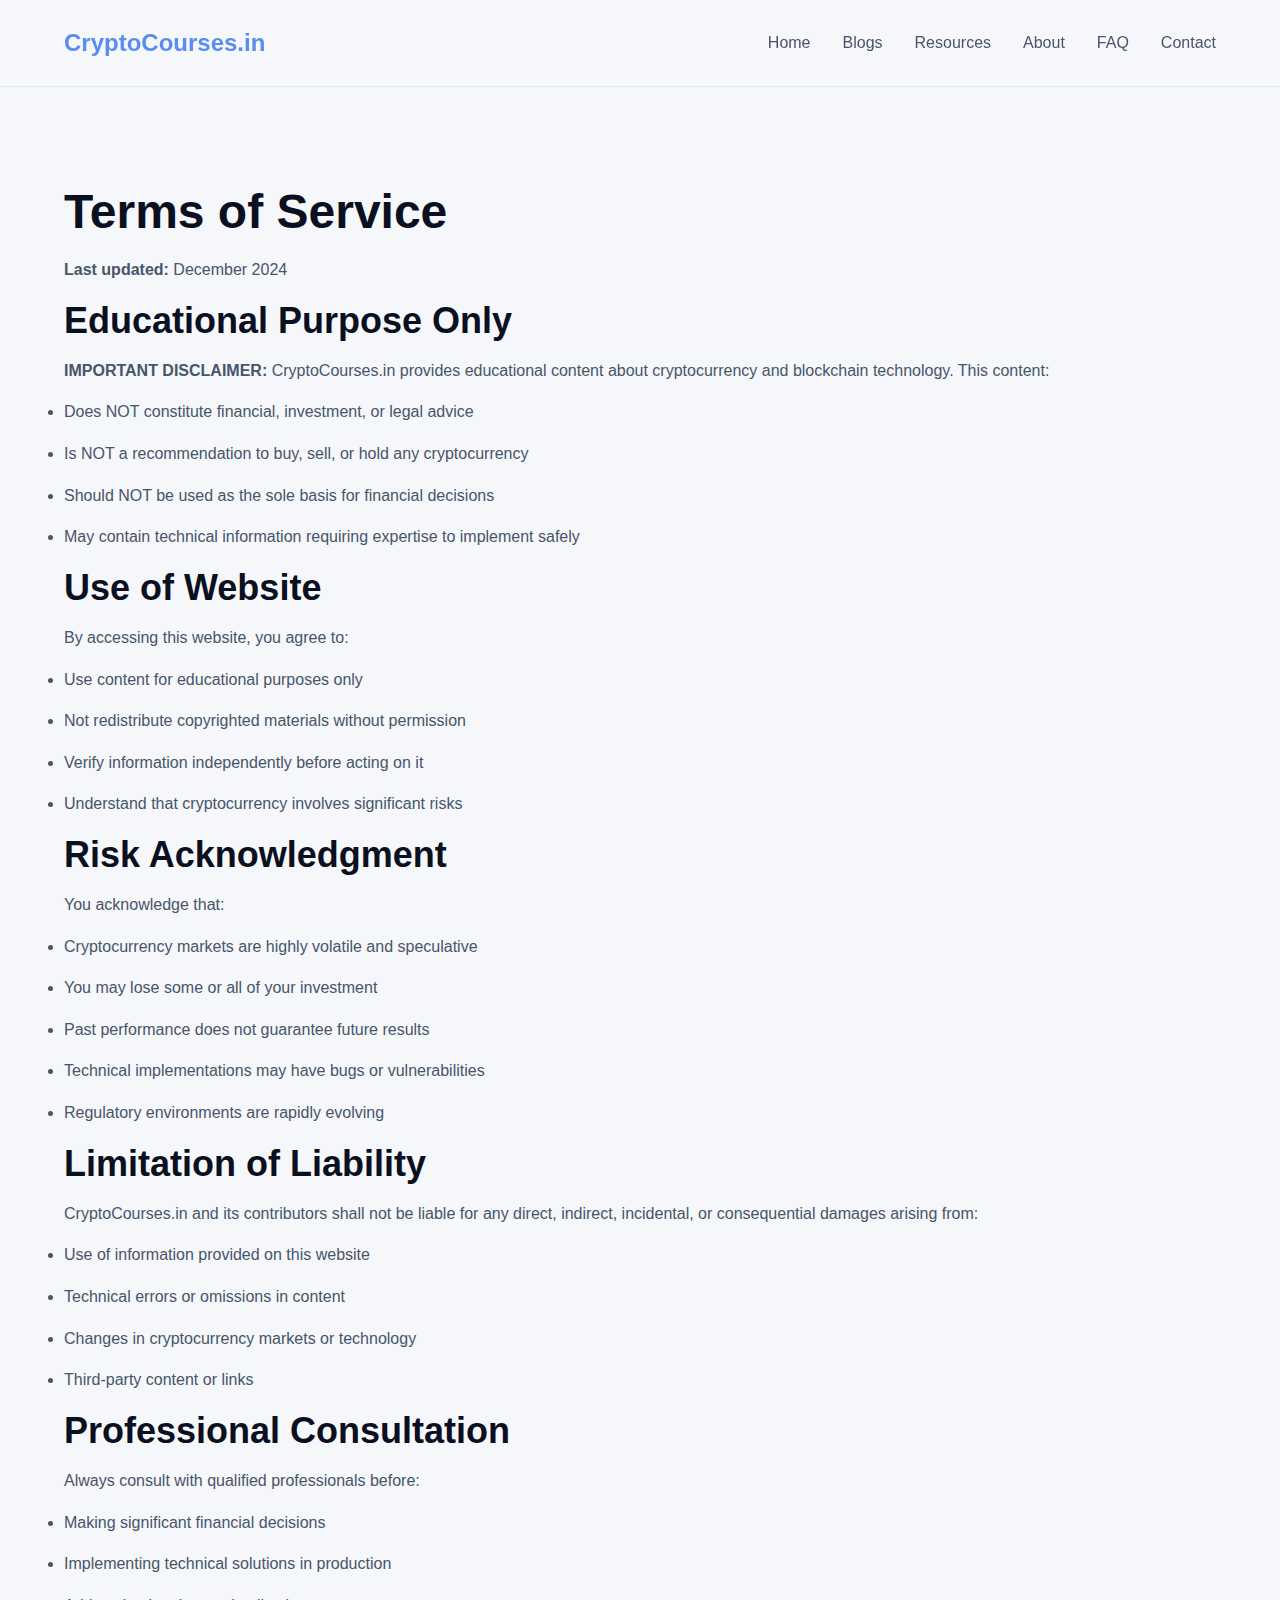
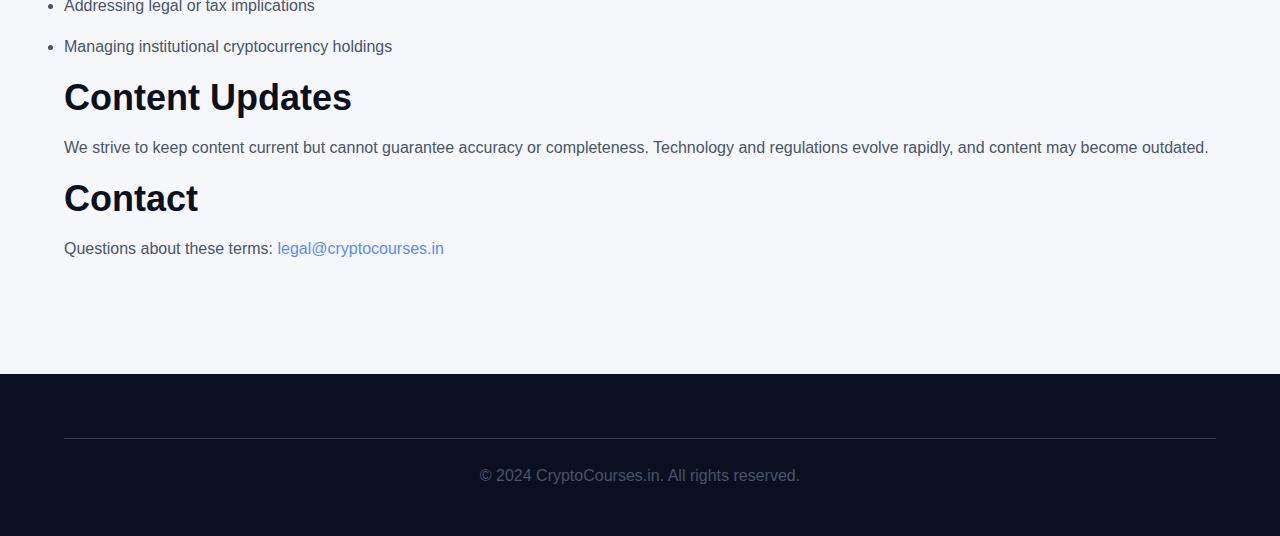
<file: terms.html>
<!DOCTYPE html>
<html lang="en">
<head>
    <meta charset="UTF-8">
    <meta name="viewport" content="width=device-width, initial-scale=1.0">
    <meta name="description" content="Terms of Service for CryptoCourses.in - Legal terms and conditions for using our cryptocurrency education platform.">
    <title>Terms of Service - CryptoCourses.in</title>
    <link rel="stylesheet" href="css/styles.css">
</head>
<body>
    <header class="header">
        <div class="container">
            <div class="header-content">
                <a href="index.html" class="logo">CryptoCourses.in</a>
                <nav class="nav">
                    <a href="index.html" class="nav-link">Home</a>
                    <a href="blog.html" class="nav-link">Blogs</a>
                    <a href="resources.html" class="nav-link">Resources</a>
                    <a href="about.html" class="nav-link">About</a>
                    <a href="faq.html" class="nav-link">FAQ</a>
                    <a href="contact.html" class="nav-link">Contact</a>
                </nav>
            </div>
        </div>
    </header>

    <main>
        <section class="section">
            <div class="container">
                <h1>Terms of Service</h1>
                <p><strong>Last updated:</strong> December 2024</p>
                
                <h2>Educational Purpose Only</h2>
                <p><strong>IMPORTANT DISCLAIMER:</strong> CryptoCourses.in provides educational content about cryptocurrency and blockchain technology. This content:</p>
                <ul>
                    <li>Does NOT constitute financial, investment, or legal advice</li>
                    <li>Is NOT a recommendation to buy, sell, or hold any cryptocurrency</li>
                    <li>Should NOT be used as the sole basis for financial decisions</li>
                    <li>May contain technical information requiring expertise to implement safely</li>
                </ul>

                <h2>Use of Website</h2>
                <p>By accessing this website, you agree to:</p>
                <ul>
                    <li>Use content for educational purposes only</li>
                    <li>Not redistribute copyrighted materials without permission</li>
                    <li>Verify information independently before acting on it</li>
                    <li>Understand that cryptocurrency involves significant risks</li>
                </ul>

                <h2>Risk Acknowledgment</h2>
                <p>You acknowledge that:</p>
                <ul>
                    <li>Cryptocurrency markets are highly volatile and speculative</li>
                    <li>You may lose some or all of your investment</li>
                    <li>Past performance does not guarantee future results</li>
                    <li>Technical implementations may have bugs or vulnerabilities</li>
                    <li>Regulatory environments are rapidly evolving</li>
                </ul>

                <h2>Limitation of Liability</h2>
                <p>CryptoCourses.in and its contributors shall not be liable for any direct, indirect, incidental, or consequential damages arising from:</p>
                <ul>
                    <li>Use of information provided on this website</li>
                    <li>Technical errors or omissions in content</li>
                    <li>Changes in cryptocurrency markets or technology</li>
                    <li>Third-party content or links</li>
                </ul>

                <h2>Professional Consultation</h2>
                <p>Always consult with qualified professionals before:</p>
                <ul>
                    <li>Making significant financial decisions</li>
                    <li>Implementing technical solutions in production</li>
                    <li>Addressing legal or tax implications</li>
                    <li>Managing institutional cryptocurrency holdings</li>
                </ul>

                <h2>Content Updates</h2>
                <p>We strive to keep content current but cannot guarantee accuracy or completeness. Technology and regulations evolve rapidly, and content may become outdated.</p>

                <h2>Contact</h2>
                <p>Questions about these terms: <a href="mailto:legal@cryptocourses.in">legal@cryptocourses.in</a></p>
            </div>
        </section>
    </main>

    <footer class="footer">
        <div class="container">
            <div class="footer-bottom">
                <p>&copy; 2024 CryptoCourses.in. All rights reserved.</p>
            </div>
        </div>
    </footer>
</body>
</html>
</file>
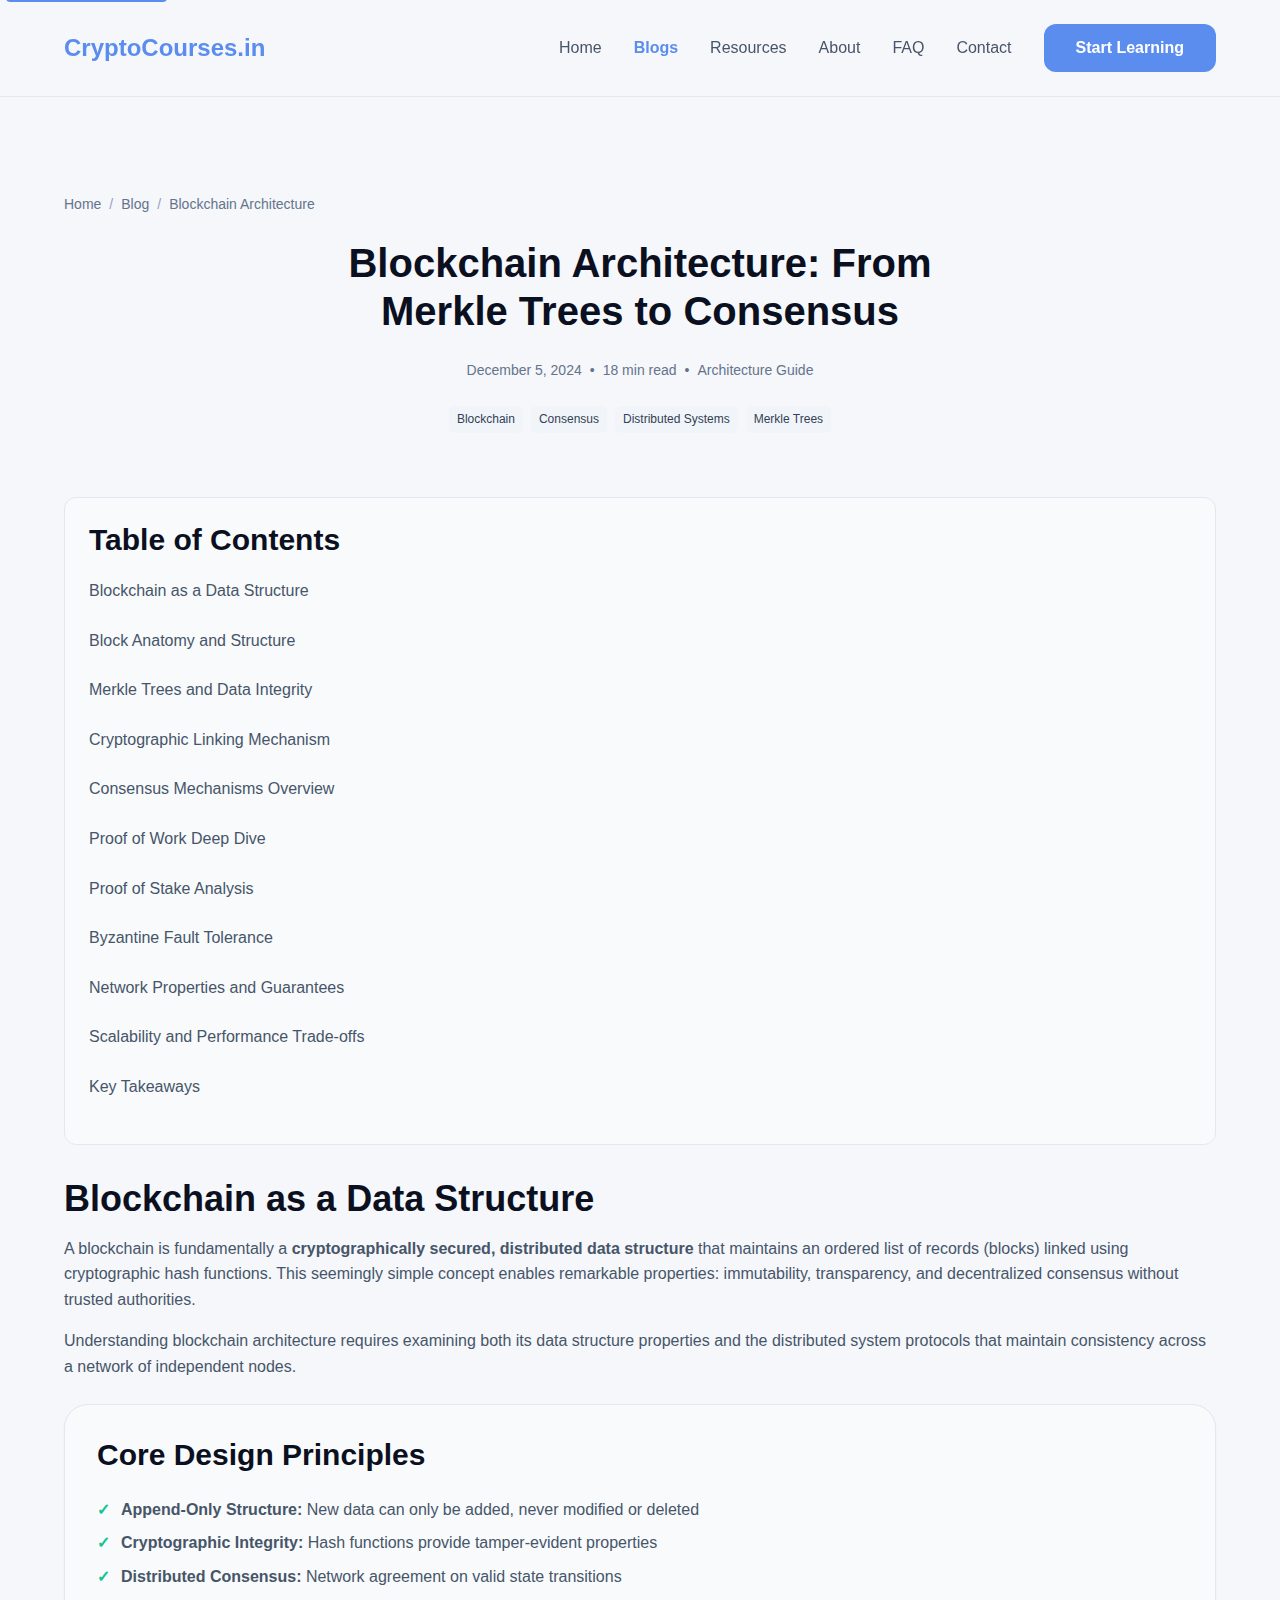
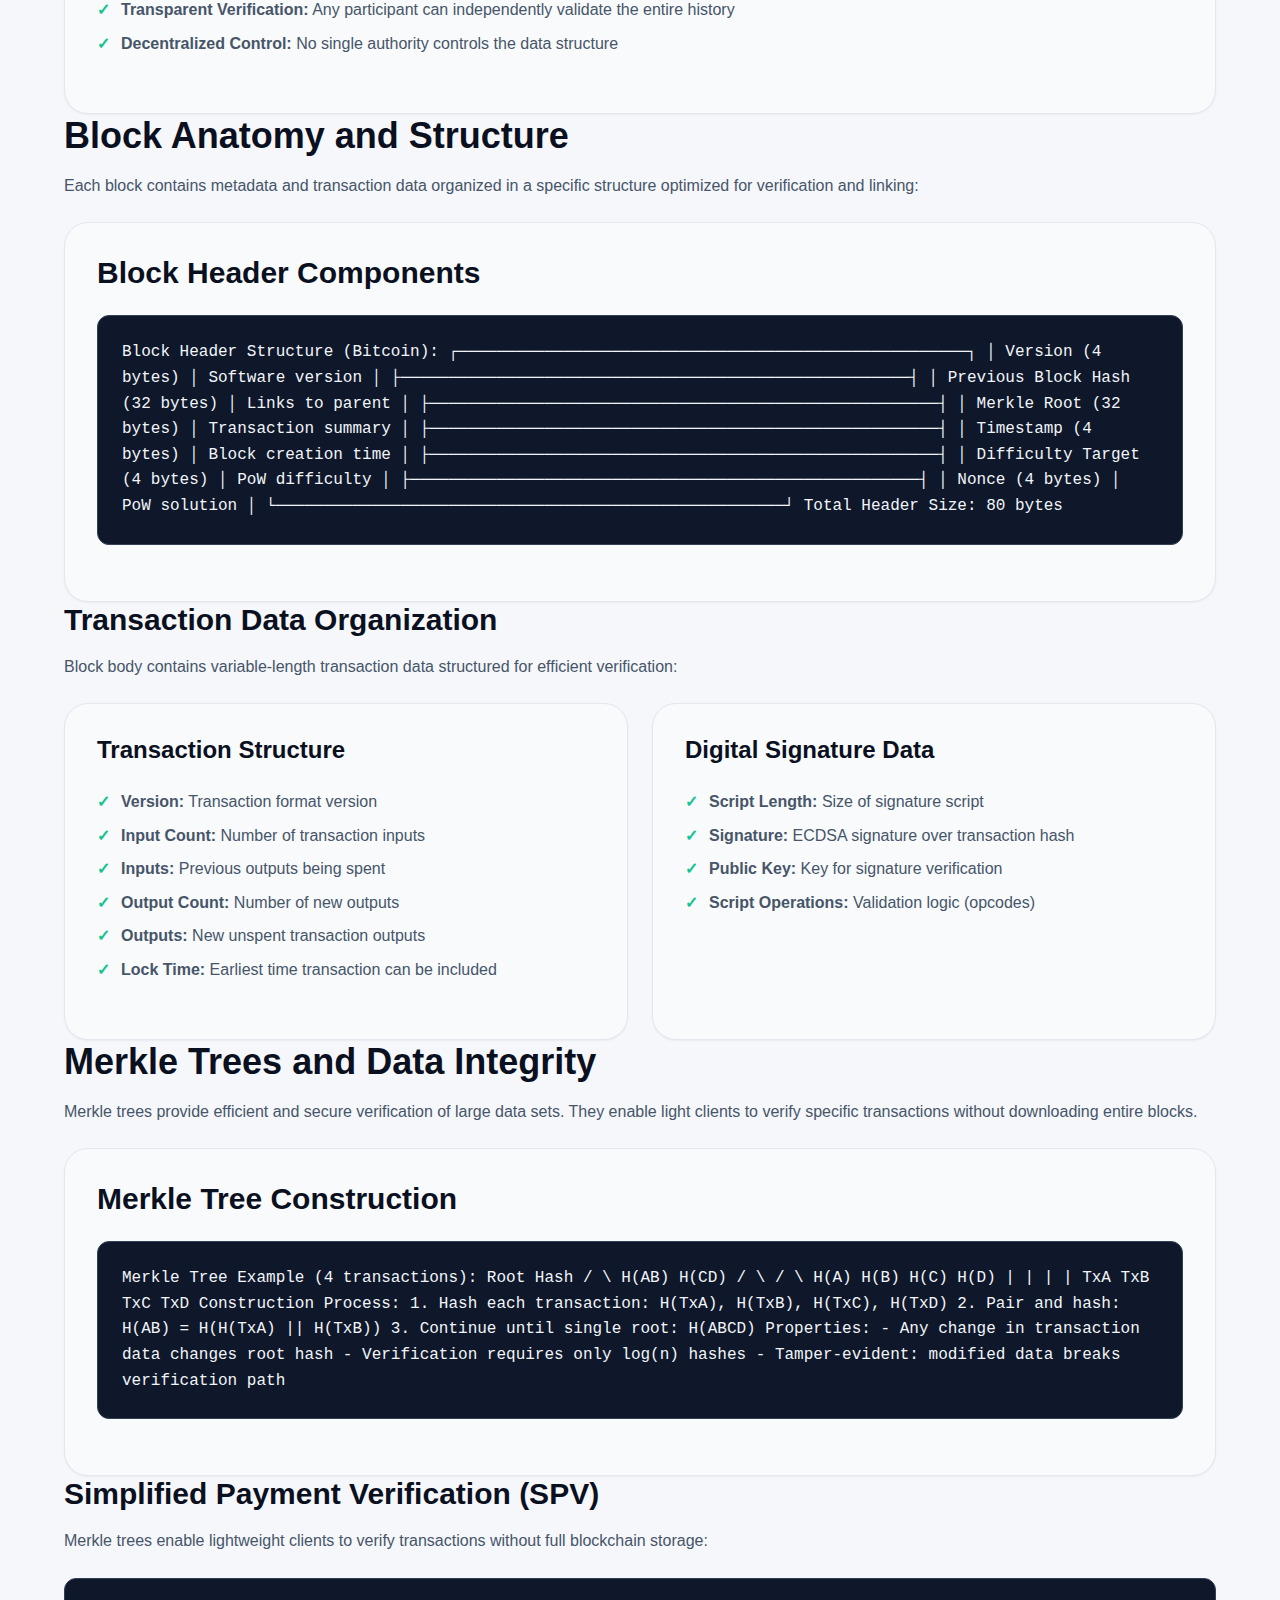
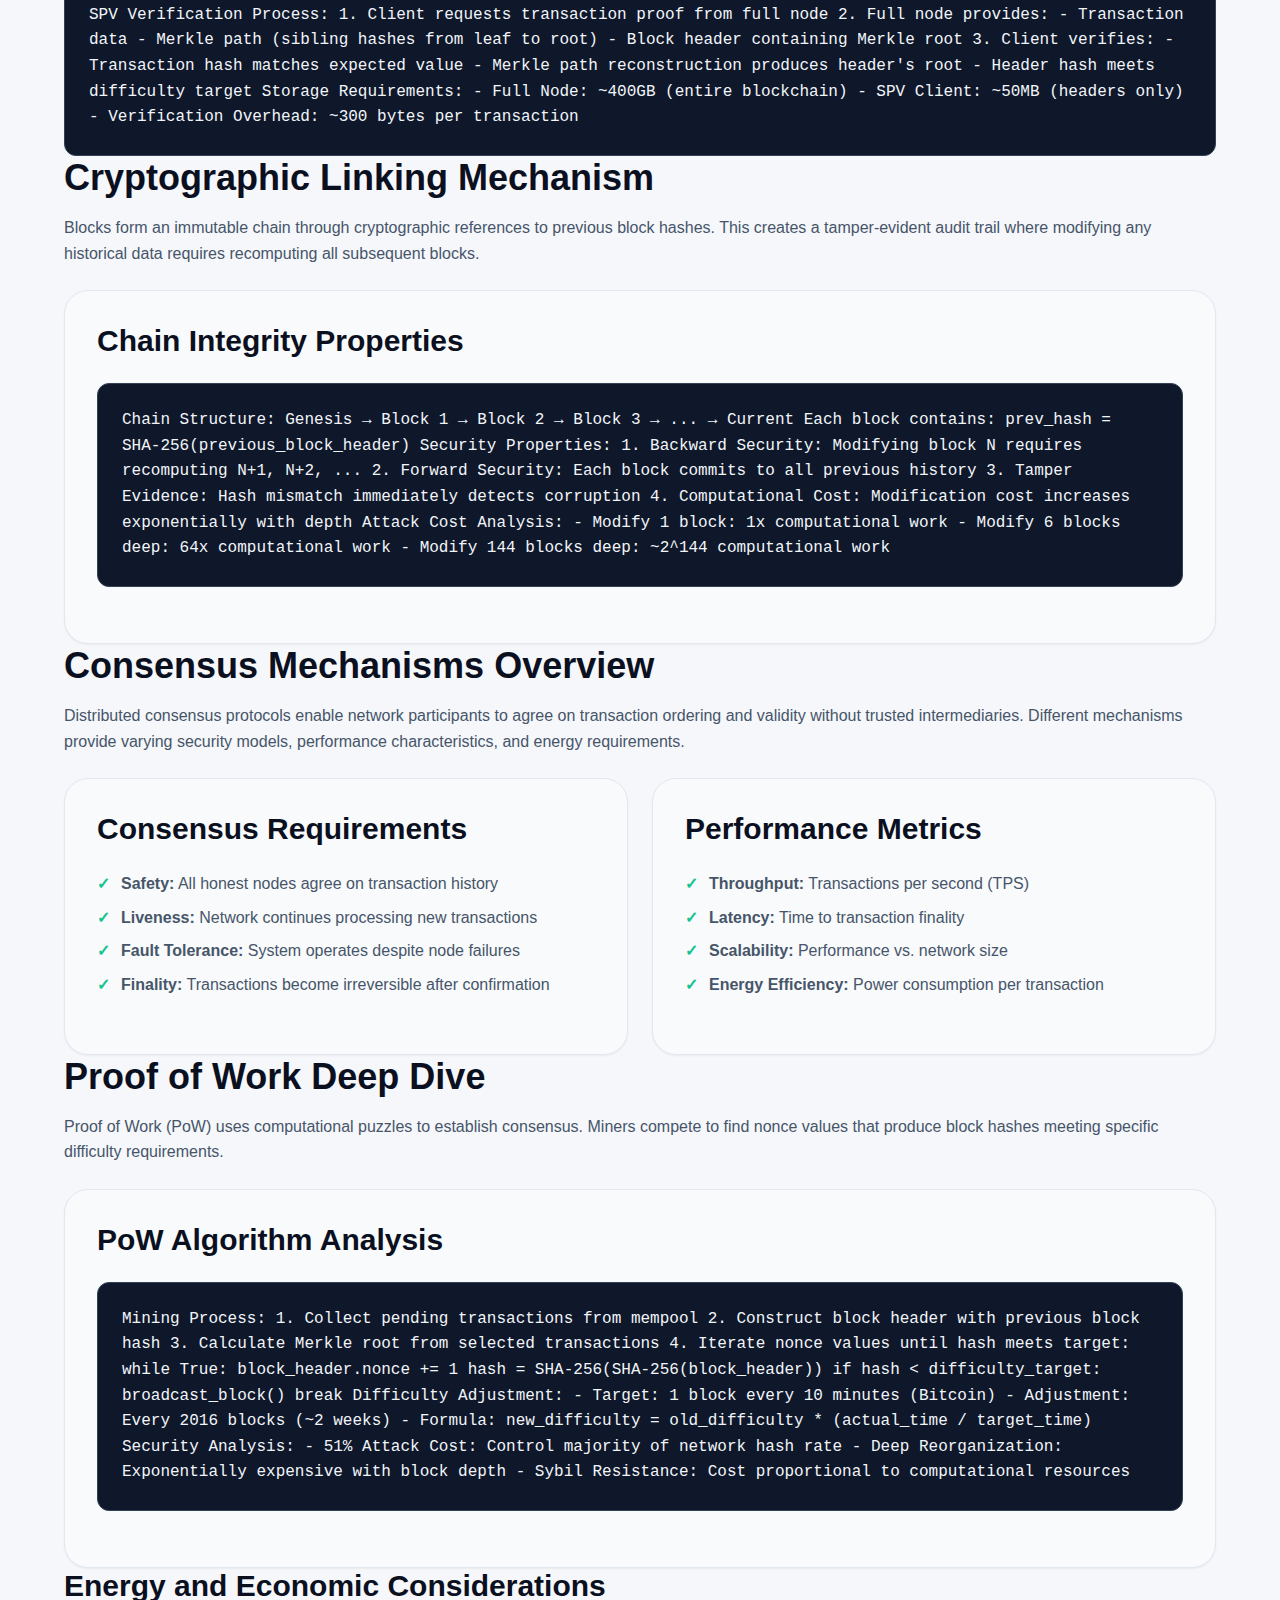
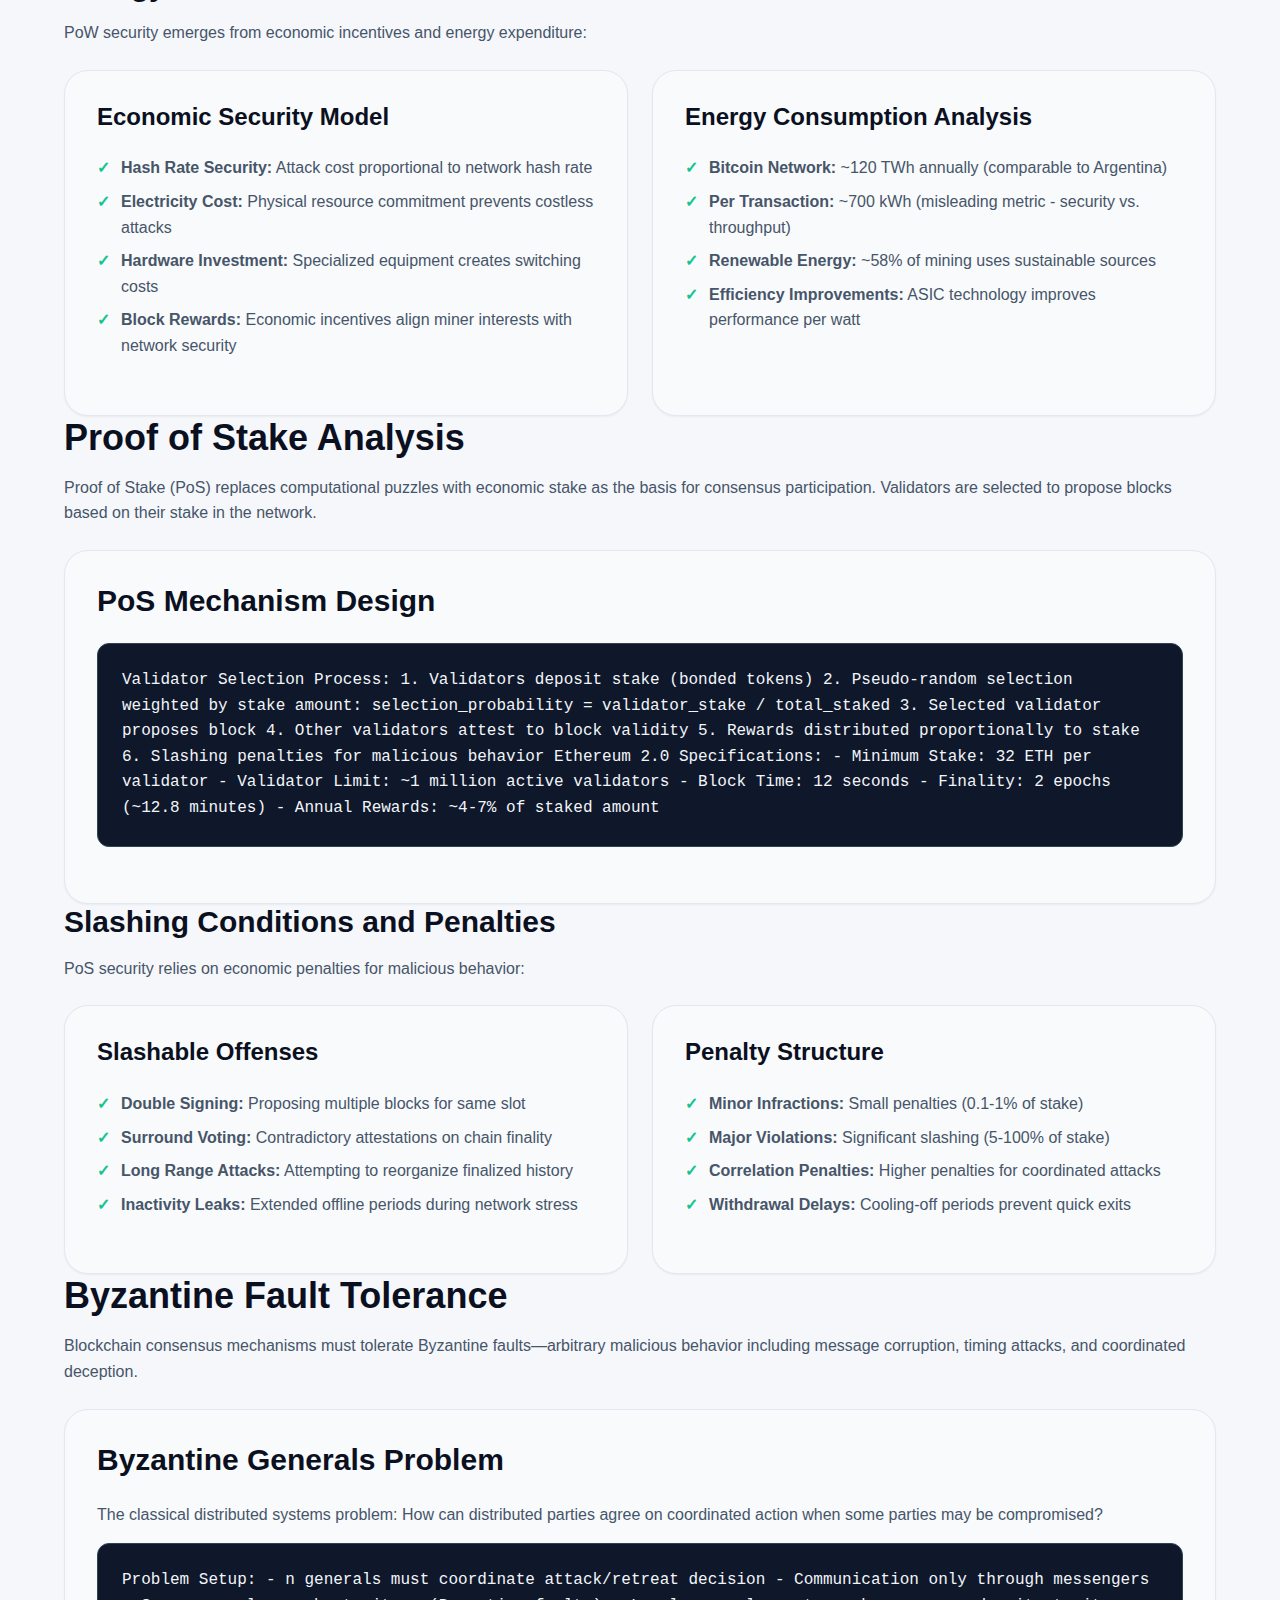
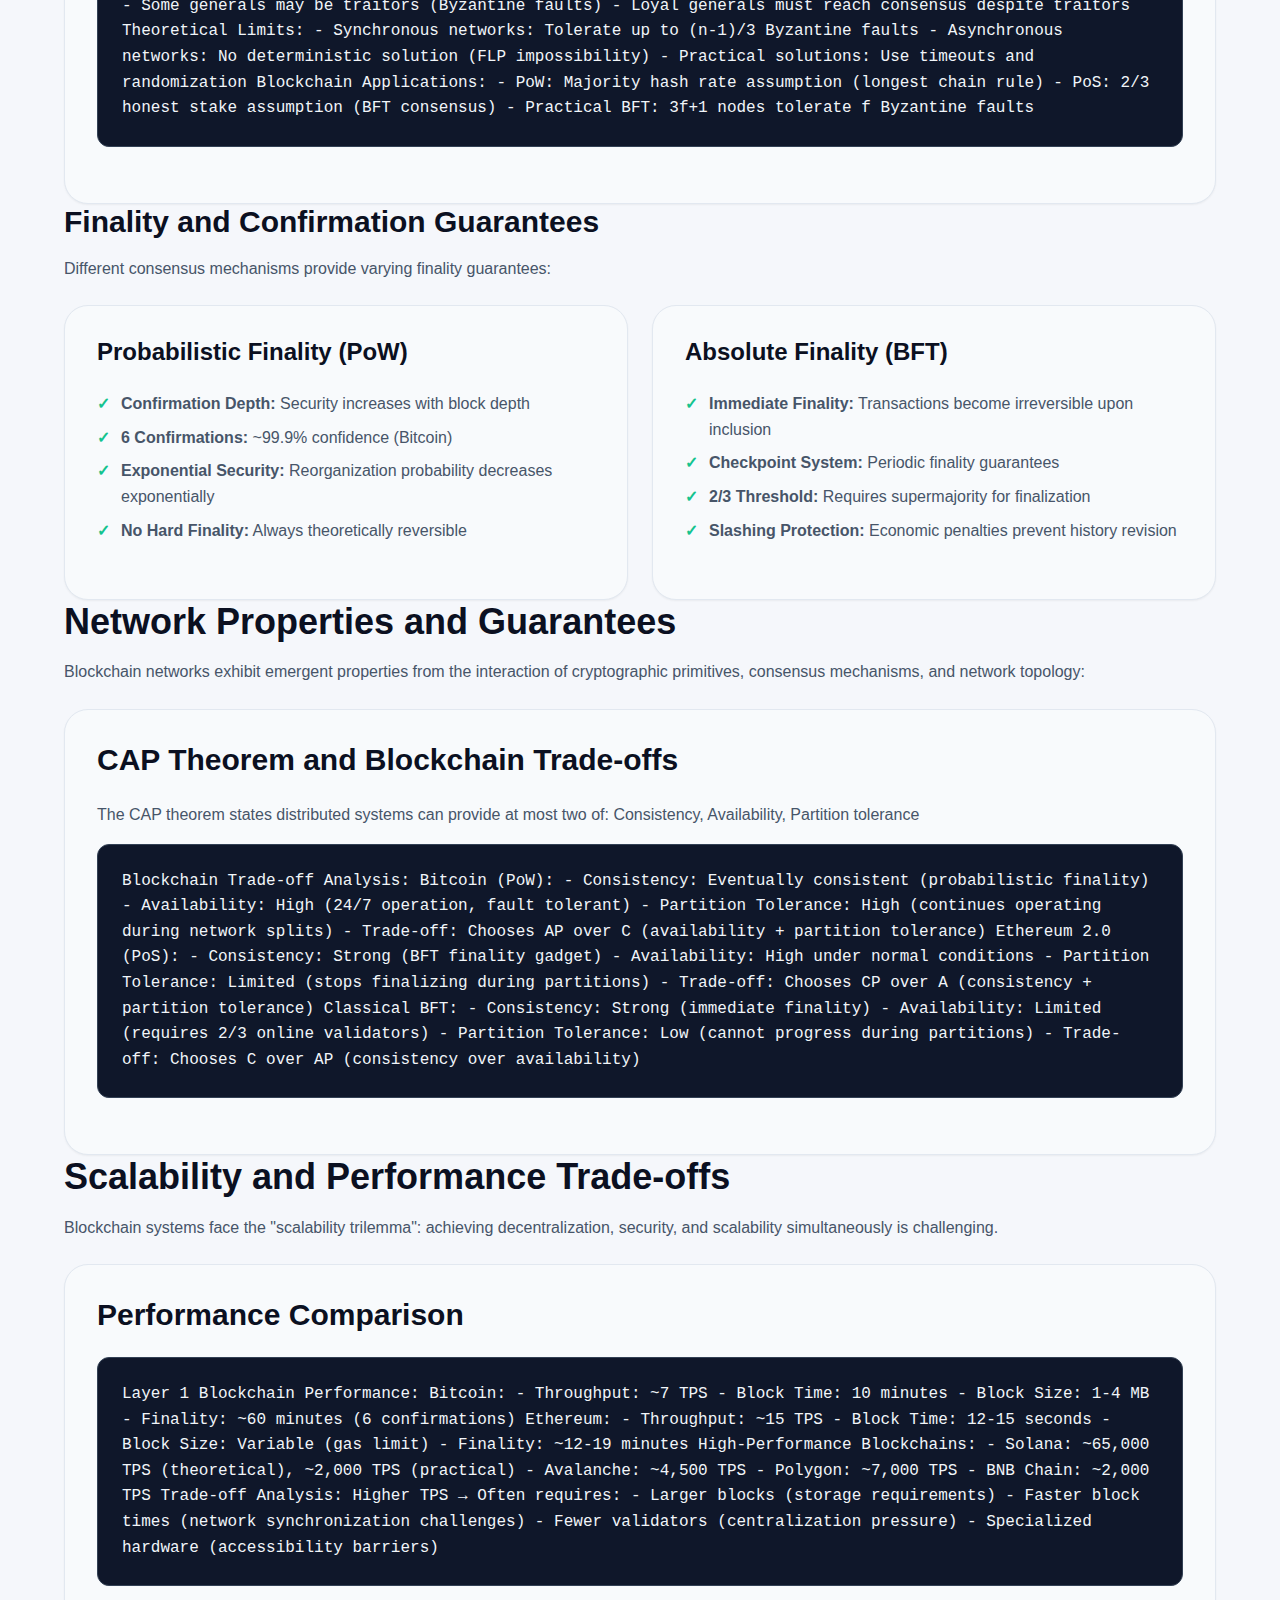
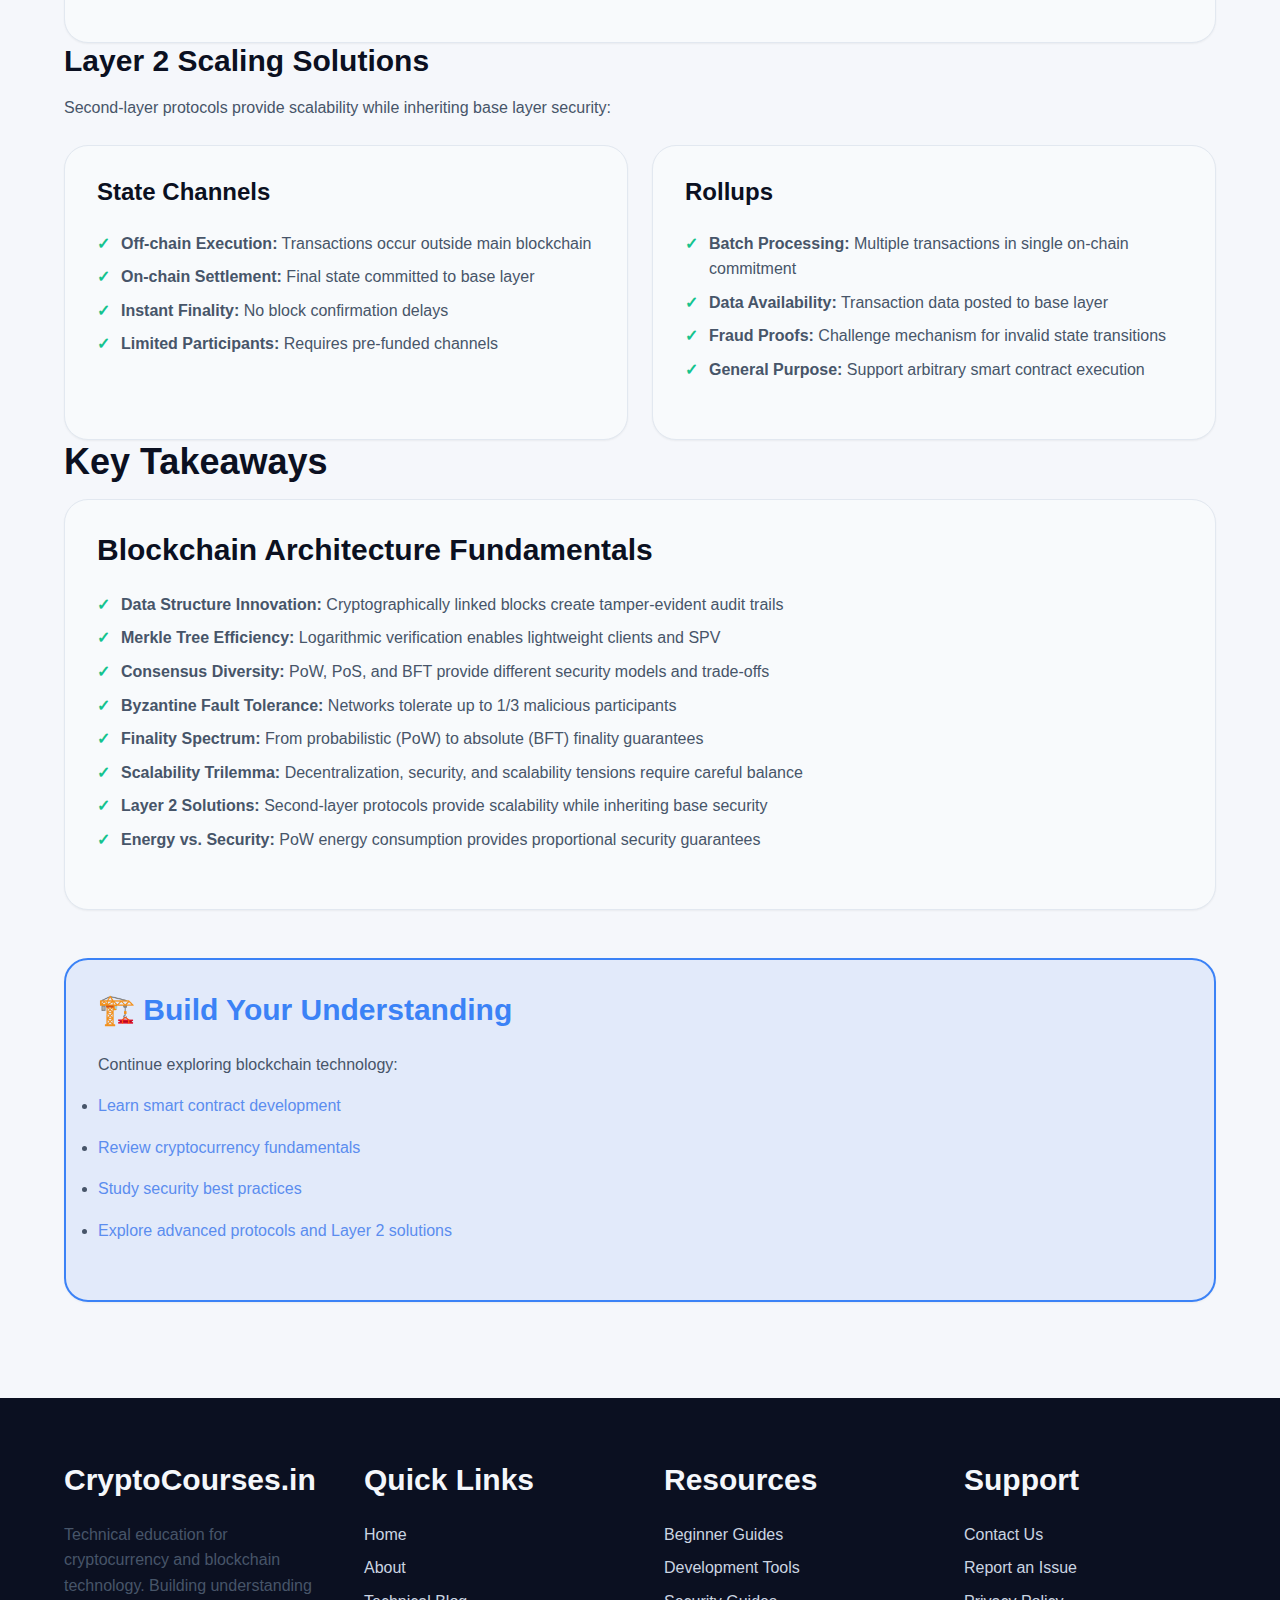
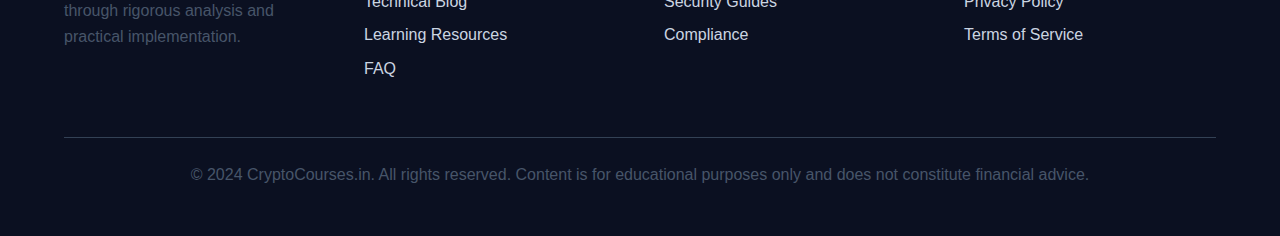
<file: blog/blockchain-basics.html>
<!DOCTYPE html>
<html lang="en">
<head>
    <meta charset="UTF-8">
    <meta name="viewport" content="width=device-width, initial-scale=1.0">
    <meta name="description" content="Comprehensive analysis of blockchain architecture: data structures, consensus algorithms, Merkle trees, Byzantine fault tolerance, and distributed system design.">
    <meta name="keywords" content="blockchain architecture, Merkle trees, consensus algorithms, distributed systems, Byzantine fault tolerance, blockchain data structures">
    <meta name="author" content="CryptoCourses.in Architecture Team">
    <meta name="robots" content="index, follow">
    <link rel="canonical" href="https://cryptocourses.in/blog/blockchain-basics.html">
    
    <!-- Open Graph / Facebook -->
    <meta property="og:type" content="article">
    <meta property="og:url" content="https://cryptocourses.in/blog/blockchain-basics.html">
    <meta property="og:title" content="Blockchain Architecture: From Merkle Trees to Consensus">
    <meta property="og:description" content="Technical analysis of blockchain data structures, consensus mechanisms, and distributed system properties for cryptocurrency networks.">
    <meta property="og:image" content="https://cryptocourses.in/assets/img/blog-blockchain-basics.jpg">
    <meta property="article:published_time" content="2024-12-05T10:00:00Z">
    <meta property="article:author" content="CryptoCourses.in Architecture Team">
    <meta property="article:section" content="Technology">
    
    <!-- Twitter -->
    <meta property="twitter:card" content="summary_large_image">
    <meta property="twitter:url" content="https://cryptocourses.in/blog/blockchain-basics.html">
    <meta property="twitter:title" content="Blockchain Architecture: From Merkle Trees to Consensus">
    <meta property="twitter:description" content="Deep dive into blockchain data structures, consensus algorithms, and distributed system design principles.">
    <meta property="twitter:image" content="https://cryptocourses.in/assets/img/blog-blockchain-basics.jpg">
    
    <title>Blockchain Architecture: From Merkle Trees to Consensus - CryptoCourses.in</title>
    <link rel="stylesheet" href="../css/styles.css">
    <link rel="icon" type="image/x-icon" href="../assets/img/favicon.ico">
    
    <!-- Schema.org JSON-LD -->
    <script type="application/ld+json">
    {
        "@context": "https://schema.org",
        "@type": "Article",
        "headline": "Blockchain Architecture: From Merkle Trees to Consensus",
        "description": "Comprehensive analysis of blockchain data structures, consensus algorithms, and distributed system properties.",
        "image": "https://cryptocourses.in/assets/img/blog-blockchain-basics.jpg",
        "author": {
            "@type": "Organization",
            "name": "CryptoCourses.in Architecture Team"
        },
        "publisher": {
            "@type": "Organization",
            "name": "CryptoCourses.in",
            "logo": {
                "@type": "ImageObject",
                "url": "https://cryptocourses.in/assets/img/logo.png"
            }
        },
        "datePublished": "2024-12-05T10:00:00Z",
        "dateModified": "2024-12-05T10:00:00Z",
        "mainEntityOfPage": {
            "@type": "WebPage",
            "@id": "https://cryptocourses.in/blog/blockchain-basics.html"
        }
    }
    </script>
</head>
<body>
    <a href="#main-content" class="skip-link">Skip to main content</a>
    
    <header class="header" role="banner">
        <div class="container">
            <div class="header-content">
                <a href="../" class="logo" aria-label="CryptoCourses.in Home">
                    CryptoCourses.in
                </a>
                <nav class="nav" role="navigation" aria-label="Main navigation">
                    <a href="../" class="nav-link">Home</a>
                    <a href="../blog.html" class="nav-link active" aria-current="page">Blogs</a>
                    <a href="../resources.html" class="nav-link">Resources</a>
                    <a href="../about.html" class="nav-link">About</a>
                    <a href="../faq.html" class="nav-link">FAQ</a>
                    <a href="../contact.html" class="nav-link">Contact</a>
                    <a href="../resources.html" class="btn btn-primary">Start Learning</a>
                </nav>
            </div>
        </div>
    </header>

    <main id="main-content" role="main">
        <article class="section">
            <div class="container">
                <nav class="breadcrumb" aria-label="Breadcrumb">
                    <a href="../">Home</a>
                    <span class="breadcrumb-separator">/</span>
                    <a href="../blog.html">Blog</a>
                    <span class="breadcrumb-separator">/</span>
                    <span>Blockchain Architecture</span>
                </nav>
                
                <header class="section-header">
                    <h1 class="section-title">Blockchain Architecture: From Merkle Trees to Consensus</h1>
                    <div class="blog-meta" style="justify-content: center;">
                        <time datetime="2024-12-05">December 5, 2024</time>
                        <span>•</span>
                        <span>18 min read</span>
                        <span>•</span>
                        <span>Architecture Guide</span>
                    </div>
                    <div class="blog-tags" style="justify-content: center; margin-top: var(--space-lg);">
                        <span class="tag">Blockchain</span>
                        <span class="tag">Consensus</span>
                        <span class="tag">Distributed Systems</span>
                        <span class="tag">Merkle Trees</span>
                    </div>
                </header>

                <div class="toc">
                    <h3>Table of Contents</h3>
                    <ul>
                        <li><a href="#introduction">Blockchain as a Data Structure</a></li>
                        <li><a href="#block-anatomy">Block Anatomy and Structure</a></li>
                        <li><a href="#merkle-trees">Merkle Trees and Data Integrity</a></li>
                        <li><a href="#linking-mechanism">Cryptographic Linking Mechanism</a></li>
                        <li><a href="#consensus-overview">Consensus Mechanisms Overview</a></li>
                        <li><a href="#proof-of-work">Proof of Work Deep Dive</a></li>
                        <li><a href="#proof-of-stake">Proof of Stake Analysis</a></li>
                        <li><a href="#byzantine-tolerance">Byzantine Fault Tolerance</a></li>
                        <li><a href="#network-properties">Network Properties and Guarantees</a></li>
                        <li><a href="#scalability-tradeoffs">Scalability and Performance Trade-offs</a></li>
                        <li><a href="#key-takeaways">Key Takeaways</a></li>
                    </ul>
                </div>

                <section id="introduction">
                    <h2>Blockchain as a Data Structure</h2>
                    <p>A blockchain is fundamentally a <strong>cryptographically secured, distributed data structure</strong> that maintains an ordered list of records (blocks) linked using cryptographic hash functions. This seemingly simple concept enables remarkable properties: immutability, transparency, and decentralized consensus without trusted authorities.</p>
                    
                    <p>Understanding blockchain architecture requires examining both its data structure properties and the distributed system protocols that maintain consistency across a network of independent nodes.</p>

                    <div class="card mt-lg">
                        <div class="card-header">
                            <h3>Core Design Principles</h3>
                        </div>
                        <div class="card-body">
                            <ul class="path-outcomes">
                                <li><strong>Append-Only Structure:</strong> New data can only be added, never modified or deleted</li>
                                <li><strong>Cryptographic Integrity:</strong> Hash functions provide tamper-evident properties</li>
                                <li><strong>Distributed Consensus:</strong> Network agreement on valid state transitions</li>
                                <li><strong>Transparent Verification:</strong> Any participant can independently validate the entire history</li>
                                <li><strong>Decentralized Control:</strong> No single authority controls the data structure</li>
                            </ul>
                        </div>
                    </div>
                </section>

                <section id="block-anatomy">
                    <h2>Block Anatomy and Structure</h2>
                    <p>Each block contains metadata and transaction data organized in a specific structure optimized for verification and linking:</p>

                    <div class="card mt-lg">
                        <div class="card-header">
                            <h3>Block Header Components</h3>
                        </div>
                        <div class="card-body">
                            <div class="code-block">
Block Header Structure (Bitcoin):
┌─────────────────────────────────────────────────────┐
│ Version (4 bytes)        │ Software version         │
├─────────────────────────────────────────────────────┤
│ Previous Block Hash (32 bytes) │ Links to parent    │
├─────────────────────────────────────────────────────┤
│ Merkle Root (32 bytes)   │ Transaction summary      │
├─────────────────────────────────────────────────────┤
│ Timestamp (4 bytes)      │ Block creation time      │
├─────────────────────────────────────────────────────┤
│ Difficulty Target (4 bytes) │ PoW difficulty       │
├─────────────────────────────────────────────────────┤
│ Nonce (4 bytes)          │ PoW solution             │
└─────────────────────────────────────────────────────┘
Total Header Size: 80 bytes
                            </div>
                        </div>
                    </div>

                    <h3>Transaction Data Organization</h3>
                    <p>Block body contains variable-length transaction data structured for efficient verification:</p>

                    <div class="grid grid-2 mt-lg">
                        <div class="card">
                            <div class="card-header">
                                <h4>Transaction Structure</h4>
                            </div>
                            <div class="card-body">
                                <ul class="path-outcomes">
                                    <li><strong>Version:</strong> Transaction format version</li>
                                    <li><strong>Input Count:</strong> Number of transaction inputs</li>
                                    <li><strong>Inputs:</strong> Previous outputs being spent</li>
                                    <li><strong>Output Count:</strong> Number of new outputs</li>
                                    <li><strong>Outputs:</strong> New unspent transaction outputs</li>
                                    <li><strong>Lock Time:</strong> Earliest time transaction can be included</li>
                                </ul>
                            </div>
                        </div>
                        
                        <div class="card">
                            <div class="card-header">
                                <h4>Digital Signature Data</h4>
                            </div>
                            <div class="card-body">
                                <ul class="path-outcomes">
                                    <li><strong>Script Length:</strong> Size of signature script</li>
                                    <li><strong>Signature:</strong> ECDSA signature over transaction hash</li>
                                    <li><strong>Public Key:</strong> Key for signature verification</li>
                                    <li><strong>Script Operations:</strong> Validation logic (opcodes)</li>
                                </ul>
                            </div>
                        </div>
                    </div>
                </section>

                <section id="merkle-trees">
                    <h2>Merkle Trees and Data Integrity</h2>
                    <p>Merkle trees provide efficient and secure verification of large data sets. They enable light clients to verify specific transactions without downloading entire blocks.</p>

                    <div class="card mt-lg">
                        <div class="card-header">
                            <h3>Merkle Tree Construction</h3>
                        </div>
                        <div class="card-body">
                            <div class="code-block">
Merkle Tree Example (4 transactions):

                    Root Hash
                   /          \
               H(AB)          H(CD)
              /    \         /     \
           H(A)   H(B)   H(C)    H(D)
            |      |      |       |
           TxA    TxB    TxC     TxD

Construction Process:
1. Hash each transaction: H(TxA), H(TxB), H(TxC), H(TxD)
2. Pair and hash: H(AB) = H(H(TxA) || H(TxB))
3. Continue until single root: H(ABCD)

Properties:
- Any change in transaction data changes root hash
- Verification requires only log(n) hashes
- Tamper-evident: modified data breaks verification path
                            </div>
                        </div>
                    </div>

                    <h3>Simplified Payment Verification (SPV)</h3>
                    <p>Merkle trees enable lightweight clients to verify transactions without full blockchain storage:</p>

                    <div class="code-block mt-lg">
SPV Verification Process:
1. Client requests transaction proof from full node
2. Full node provides:
   - Transaction data
   - Merkle path (sibling hashes from leaf to root)
   - Block header containing Merkle root
3. Client verifies:
   - Transaction hash matches expected value
   - Merkle path reconstruction produces header's root
   - Header hash meets difficulty target

Storage Requirements:
- Full Node: ~400GB (entire blockchain)
- SPV Client: ~50MB (headers only)
- Verification Overhead: ~300 bytes per transaction
                    </div>
                </section>

                <section id="linking-mechanism">
                    <h2>Cryptographic Linking Mechanism</h2>
                    <p>Blocks form an immutable chain through cryptographic references to previous block hashes. This creates a tamper-evident audit trail where modifying any historical data requires recomputing all subsequent blocks.</p>

                    <div class="card mt-lg">
                        <div class="card-header">
                            <h3>Chain Integrity Properties</h3>
                        </div>
                        <div class="card-body">
                            <div class="code-block">
Chain Structure:
Genesis → Block 1 → Block 2 → Block 3 → ... → Current

Each block contains:
prev_hash = SHA-256(previous_block_header)

Security Properties:
1. Backward Security: Modifying block N requires recomputing N+1, N+2, ...
2. Forward Security: Each block commits to all previous history
3. Tamper Evidence: Hash mismatch immediately detects corruption
4. Computational Cost: Modification cost increases exponentially with depth

Attack Cost Analysis:
- Modify 1 block: 1x computational work
- Modify 6 blocks deep: 64x computational work  
- Modify 144 blocks deep: ~2^144 computational work
                            </div>
                        </div>
                    </div>
                </section>

                <section id="consensus-overview">
                    <h2>Consensus Mechanisms Overview</h2>
                    <p>Distributed consensus protocols enable network participants to agree on transaction ordering and validity without trusted intermediaries. Different mechanisms provide varying security models, performance characteristics, and energy requirements.</p>

                    <div class="grid grid-2 mt-lg">
                        <div class="card">
                            <div class="card-header">
                                <h3>Consensus Requirements</h3>
                            </div>
                            <div class="card-body">
                                <ul class="path-outcomes">
                                    <li><strong>Safety:</strong> All honest nodes agree on transaction history</li>
                                    <li><strong>Liveness:</strong> Network continues processing new transactions</li>
                                    <li><strong>Fault Tolerance:</strong> System operates despite node failures</li>
                                    <li><strong>Finality:</strong> Transactions become irreversible after confirmation</li>
                                </ul>
                            </div>
                        </div>
                        
                        <div class="card">
                            <div class="card-header">
                                <h3>Performance Metrics</h3>
                            </div>
                            <div class="card-body">
                                <ul class="path-outcomes">
                                    <li><strong>Throughput:</strong> Transactions per second (TPS)</li>
                                    <li><strong>Latency:</strong> Time to transaction finality</li>
                                    <li><strong>Scalability:</strong> Performance vs. network size</li>
                                    <li><strong>Energy Efficiency:</strong> Power consumption per transaction</li>
                                </ul>
                            </div>
                        </div>
                    </div>
                </section>

                <section id="proof-of-work">
                    <h2>Proof of Work Deep Dive</h2>
                    <p>Proof of Work (PoW) uses computational puzzles to establish consensus. Miners compete to find nonce values that produce block hashes meeting specific difficulty requirements.</p>

                    <div class="card mt-lg">
                        <div class="card-header">
                            <h3>PoW Algorithm Analysis</h3>
                        </div>
                        <div class="card-body">
                            <div class="code-block">
Mining Process:
1. Collect pending transactions from mempool
2. Construct block header with previous block hash
3. Calculate Merkle root from selected transactions
4. Iterate nonce values until hash meets target:

while True:
    block_header.nonce += 1
    hash = SHA-256(SHA-256(block_header))
    if hash < difficulty_target:
        broadcast_block()
        break

Difficulty Adjustment:
- Target: 1 block every 10 minutes (Bitcoin)
- Adjustment: Every 2016 blocks (~2 weeks)
- Formula: new_difficulty = old_difficulty * (actual_time / target_time)

Security Analysis:
- 51% Attack Cost: Control majority of network hash rate
- Deep Reorganization: Exponentially expensive with block depth
- Sybil Resistance: Cost proportional to computational resources
                            </div>
                        </div>
                    </div>

                    <h3>Energy and Economic Considerations</h3>
                    <p>PoW security emerges from economic incentives and energy expenditure:</p>

                    <div class="grid grid-2 mt-lg">
                        <div class="card">
                            <div class="card-header">
                                <h4>Economic Security Model</h4>
                            </div>
                            <div class="card-body">
                                <ul class="path-outcomes">
                                    <li><strong>Hash Rate Security:</strong> Attack cost proportional to network hash rate</li>
                                    <li><strong>Electricity Cost:</strong> Physical resource commitment prevents costless attacks</li>
                                    <li><strong>Hardware Investment:</strong> Specialized equipment creates switching costs</li>
                                    <li><strong>Block Rewards:</strong> Economic incentives align miner interests with network security</li>
                                </ul>
                            </div>
                        </div>
                        
                        <div class="card">
                            <div class="card-header">
                                <h4>Energy Consumption Analysis</h4>
                            </div>
                            <div class="card-body">
                                <ul class="path-outcomes">
                                    <li><strong>Bitcoin Network:</strong> ~120 TWh annually (comparable to Argentina)</li>
                                    <li><strong>Per Transaction:</strong> ~700 kWh (misleading metric - security vs. throughput)</li>
                                    <li><strong>Renewable Energy:</strong> ~58% of mining uses sustainable sources</li>
                                    <li><strong>Efficiency Improvements:</strong> ASIC technology improves performance per watt</li>
                                </ul>
                            </div>
                        </div>
                    </div>
                </section>

                <section id="proof-of-stake">
                    <h2>Proof of Stake Analysis</h2>
                    <p>Proof of Stake (PoS) replaces computational puzzles with economic stake as the basis for consensus participation. Validators are selected to propose blocks based on their stake in the network.</p>

                    <div class="card mt-lg">
                        <div class="card-header">
                            <h3>PoS Mechanism Design</h3>
                        </div>
                        <div class="card-body">
                            <div class="code-block">
Validator Selection Process:
1. Validators deposit stake (bonded tokens)
2. Pseudo-random selection weighted by stake amount:
   
   selection_probability = validator_stake / total_staked
   
3. Selected validator proposes block
4. Other validators attest to block validity
5. Rewards distributed proportionally to stake
6. Slashing penalties for malicious behavior

Ethereum 2.0 Specifications:
- Minimum Stake: 32 ETH per validator
- Validator Limit: ~1 million active validators
- Block Time: 12 seconds
- Finality: 2 epochs (~12.8 minutes)
- Annual Rewards: ~4-7% of staked amount
                            </div>
                        </div>
                    </div>

                    <h3>Slashing Conditions and Penalties</h3>
                    <p>PoS security relies on economic penalties for malicious behavior:</p>

                    <div class="grid grid-2 mt-lg">
                        <div class="card">
                            <div class="card-header">
                                <h4>Slashable Offenses</h4>
                            </div>
                            <div class="card-body">
                                <ul class="path-outcomes">
                                    <li><strong>Double Signing:</strong> Proposing multiple blocks for same slot</li>
                                    <li><strong>Surround Voting:</strong> Contradictory attestations on chain finality</li>
                                    <li><strong>Long Range Attacks:</strong> Attempting to reorganize finalized history</li>
                                    <li><strong>Inactivity Leaks:</strong> Extended offline periods during network stress</li>
                                </ul>
                            </div>
                        </div>
                        
                        <div class="card">
                            <div class="card-header">
                                <h4>Penalty Structure</h4>
                            </div>
                            <div class="card-body">
                                <ul class="path-outcomes">
                                    <li><strong>Minor Infractions:</strong> Small penalties (0.1-1% of stake)</li>
                                    <li><strong>Major Violations:</strong> Significant slashing (5-100% of stake)</li>
                                    <li><strong>Correlation Penalties:</strong> Higher penalties for coordinated attacks</li>
                                    <li><strong>Withdrawal Delays:</strong> Cooling-off periods prevent quick exits</li>
                                </ul>
                            </div>
                        </div>
                    </div>
                </section>

                <section id="byzantine-tolerance">
                    <h2>Byzantine Fault Tolerance</h2>
                    <p>Blockchain consensus mechanisms must tolerate Byzantine faults—arbitrary malicious behavior including message corruption, timing attacks, and coordinated deception.</p>

                    <div class="card mt-lg">
                        <div class="card-header">
                            <h3>Byzantine Generals Problem</h3>
                        </div>
                        <div class="card-body">
                            <p>The classical distributed systems problem: How can distributed parties agree on coordinated action when some parties may be compromised?</p>
                            <div class="code-block">
Problem Setup:
- n generals must coordinate attack/retreat decision
- Communication only through messengers
- Some generals may be traitors (Byzantine faults)
- Loyal generals must reach consensus despite traitors

Theoretical Limits:
- Synchronous networks: Tolerate up to (n-1)/3 Byzantine faults
- Asynchronous networks: No deterministic solution (FLP impossibility)
- Practical solutions: Use timeouts and randomization

Blockchain Applications:
- PoW: Majority hash rate assumption (longest chain rule)
- PoS: 2/3 honest stake assumption (BFT consensus)
- Practical BFT: 3f+1 nodes tolerate f Byzantine faults
                            </div>
                        </div>
                    </div>

                    <h3>Finality and Confirmation Guarantees</h3>
                    <p>Different consensus mechanisms provide varying finality guarantees:</p>

                    <div class="grid grid-2 mt-lg">
                        <div class="card">
                            <div class="card-header">
                                <h4>Probabilistic Finality (PoW)</h4>
                            </div>
                            <div class="card-body">
                                <ul class="path-outcomes">
                                    <li><strong>Confirmation Depth:</strong> Security increases with block depth</li>
                                    <li><strong>6 Confirmations:</strong> ~99.9% confidence (Bitcoin)</li>
                                    <li><strong>Exponential Security:</strong> Reorganization probability decreases exponentially</li>
                                    <li><strong>No Hard Finality:</strong> Always theoretically reversible</li>
                                </ul>
                            </div>
                        </div>
                        
                        <div class="card">
                            <div class="card-header">
                                <h4>Absolute Finality (BFT)</h4>
                            </div>
                            <div class="card-body">
                                <ul class="path-outcomes">
                                    <li><strong>Immediate Finality:</strong> Transactions become irreversible upon inclusion</li>
                                    <li><strong>Checkpoint System:</strong> Periodic finality guarantees</li>
                                    <li><strong>2/3 Threshold:</strong> Requires supermajority for finalization</li>
                                    <li><strong>Slashing Protection:</strong> Economic penalties prevent history revision</li>
                                </ul>
                            </div>
                        </div>
                    </div>
                </section>

                <section id="network-properties">
                    <h2>Network Properties and Guarantees</h2>
                    <p>Blockchain networks exhibit emergent properties from the interaction of cryptographic primitives, consensus mechanisms, and network topology:</p>

                    <div class="card mt-lg">
                        <div class="card-header">
                            <h3>CAP Theorem and Blockchain Trade-offs</h3>
                        </div>
                        <div class="card-body">
                            <p>The CAP theorem states distributed systems can provide at most two of: Consistency, Availability, Partition tolerance</p>
                            <div class="code-block">
Blockchain Trade-off Analysis:

Bitcoin (PoW):
- Consistency: Eventually consistent (probabilistic finality)
- Availability: High (24/7 operation, fault tolerant)
- Partition Tolerance: High (continues operating during network splits)
- Trade-off: Chooses AP over C (availability + partition tolerance)

Ethereum 2.0 (PoS):
- Consistency: Strong (BFT finality gadget)
- Availability: High under normal conditions
- Partition Tolerance: Limited (stops finalizing during partitions)
- Trade-off: Chooses CP over A (consistency + partition tolerance)

Classical BFT:
- Consistency: Strong (immediate finality)
- Availability: Limited (requires 2/3 online validators)
- Partition Tolerance: Low (cannot progress during partitions)
- Trade-off: Chooses C over AP (consistency over availability)
                            </div>
                        </div>
                    </div>
                </section>

                <section id="scalability-tradeoffs">
                    <h2>Scalability and Performance Trade-offs</h2>
                    <p>Blockchain systems face the "scalability trilemma": achieving decentralization, security, and scalability simultaneously is challenging.</p>

                    <div class="card mt-lg">
                        <div class="card-header">
                            <h3>Performance Comparison</h3>
                        </div>
                        <div class="card-body">
                            <div class="code-block">
Layer 1 Blockchain Performance:

Bitcoin:
- Throughput: ~7 TPS
- Block Time: 10 minutes
- Block Size: 1-4 MB
- Finality: ~60 minutes (6 confirmations)

Ethereum:
- Throughput: ~15 TPS
- Block Time: 12-15 seconds
- Block Size: Variable (gas limit)
- Finality: ~12-19 minutes

High-Performance Blockchains:
- Solana: ~65,000 TPS (theoretical), ~2,000 TPS (practical)
- Avalanche: ~4,500 TPS
- Polygon: ~7,000 TPS
- BNB Chain: ~2,000 TPS

Trade-off Analysis:
Higher TPS → Often requires:
- Larger blocks (storage requirements)
- Faster block times (network synchronization challenges)
- Fewer validators (centralization pressure)
- Specialized hardware (accessibility barriers)
                            </div>
                        </div>
                    </div>

                    <h3>Layer 2 Scaling Solutions</h3>
                    <p>Second-layer protocols provide scalability while inheriting base layer security:</p>

                    <div class="grid grid-2 mt-lg">
                        <div class="card">
                            <div class="card-header">
                                <h4>State Channels</h4>
                            </div>
                            <div class="card-body">
                                <ul class="path-outcomes">
                                    <li><strong>Off-chain Execution:</strong> Transactions occur outside main blockchain</li>
                                    <li><strong>On-chain Settlement:</strong> Final state committed to base layer</li>
                                    <li><strong>Instant Finality:</strong> No block confirmation delays</li>
                                    <li><strong>Limited Participants:</strong> Requires pre-funded channels</li>
                                </ul>
                            </div>
                        </div>
                        
                        <div class="card">
                            <div class="card-header">
                                <h4>Rollups</h4>
                            </div>
                            <div class="card-body">
                                <ul class="path-outcomes">
                                    <li><strong>Batch Processing:</strong> Multiple transactions in single on-chain commitment</li>
                                    <li><strong>Data Availability:</strong> Transaction data posted to base layer</li>
                                    <li><strong>Fraud Proofs:</strong> Challenge mechanism for invalid state transitions</li>
                                    <li><strong>General Purpose:</strong> Support arbitrary smart contract execution</li>
                                </ul>
                            </div>
                        </div>
                    </div>
                </section>

                <section id="key-takeaways">
                    <h2>Key Takeaways</h2>
                    <div class="card">
                        <div class="card-header">
                            <h3>Blockchain Architecture Fundamentals</h3>
                        </div>
                        <div class="card-body">
                            <ul class="path-outcomes">
                                <li><strong>Data Structure Innovation:</strong> Cryptographically linked blocks create tamper-evident audit trails</li>
                                <li><strong>Merkle Tree Efficiency:</strong> Logarithmic verification enables lightweight clients and SPV</li>
                                <li><strong>Consensus Diversity:</strong> PoW, PoS, and BFT provide different security models and trade-offs</li>
                                <li><strong>Byzantine Fault Tolerance:</strong> Networks tolerate up to 1/3 malicious participants</li>
                                <li><strong>Finality Spectrum:</strong> From probabilistic (PoW) to absolute (BFT) finality guarantees</li>
                                <li><strong>Scalability Trilemma:</strong> Decentralization, security, and scalability tensions require careful balance</li>
                                <li><strong>Layer 2 Solutions:</strong> Second-layer protocols provide scalability while inheriting base security</li>
                                <li><strong>Energy vs. Security:</strong> PoW energy consumption provides proportional security guarantees</li>
                            </ul>
                        </div>
                    </div>
                </section>

                <div class="card mt-2xl" style="border: 2px solid var(--info); background: rgba(59, 130, 246, 0.1);">
                    <div class="card-header">
                        <h3 style="color: var(--info);">🏗️ Build Your Understanding</h3>
                    </div>
                    <div class="card-body">
                        <p>Continue exploring blockchain technology:</p>
                        <ul>
                            <li><a href="../resources.html#development">Learn smart contract development</a></li>
                            <li><a href="what-is-crypto.html">Review cryptocurrency fundamentals</a></li>
                            <li><a href="crypto-safety-myths.html">Study security best practices</a></li>
                            <li><a href="../resources.html#advanced">Explore advanced protocols and Layer 2 solutions</a></li>
                        </ul>
                    </div>
                </div>
            </div>
        </article>
    </main>

    <footer class="footer" role="contentinfo">
        <div class="container">
            <div class="footer-content">
                <div class="footer-section">
                    <h3>CryptoCourses.in</h3>
                    <p>Technical education for cryptocurrency and blockchain technology. Building understanding through rigorous analysis and practical implementation.</p>
                </div>
                
                <div class="footer-section">
                    <h3>Quick Links</h3>
                    <a href="../">Home</a>
                    <a href="../about.html">About</a>
                    <a href="../blog.html">Technical Blog</a>
                    <a href="../resources.html">Learning Resources</a>
                    <a href="../faq.html">FAQ</a>
                </div>
                
                <div class="footer-section">
                    <h3>Resources</h3>
                    <a href="../resources.html#beginner">Beginner Guides</a>
                    <a href="../resources.html#tools">Development Tools</a>
                    <a href="../resources.html#security">Security Guides</a>
                    <a href="../resources.html#compliance">Compliance</a>
                </div>
                
                <div class="footer-section">
                    <h3>Support</h3>
                    <a href="../contact.html">Contact Us</a>
                    <a href="mailto:report@cryptocourses.in">Report an Issue</a>
                    <a href="../privacy.html">Privacy Policy</a>
                    <a href="../terms.html">Terms of Service</a>
                </div>
            </div>
            
            <div class="footer-bottom">
                <p>&copy; 2024 CryptoCourses.in. All rights reserved. Content is for educational purposes only and does not constitute financial advice.</p>
            </div>
        </div>
    </footer>
</body>
</html>
</file>
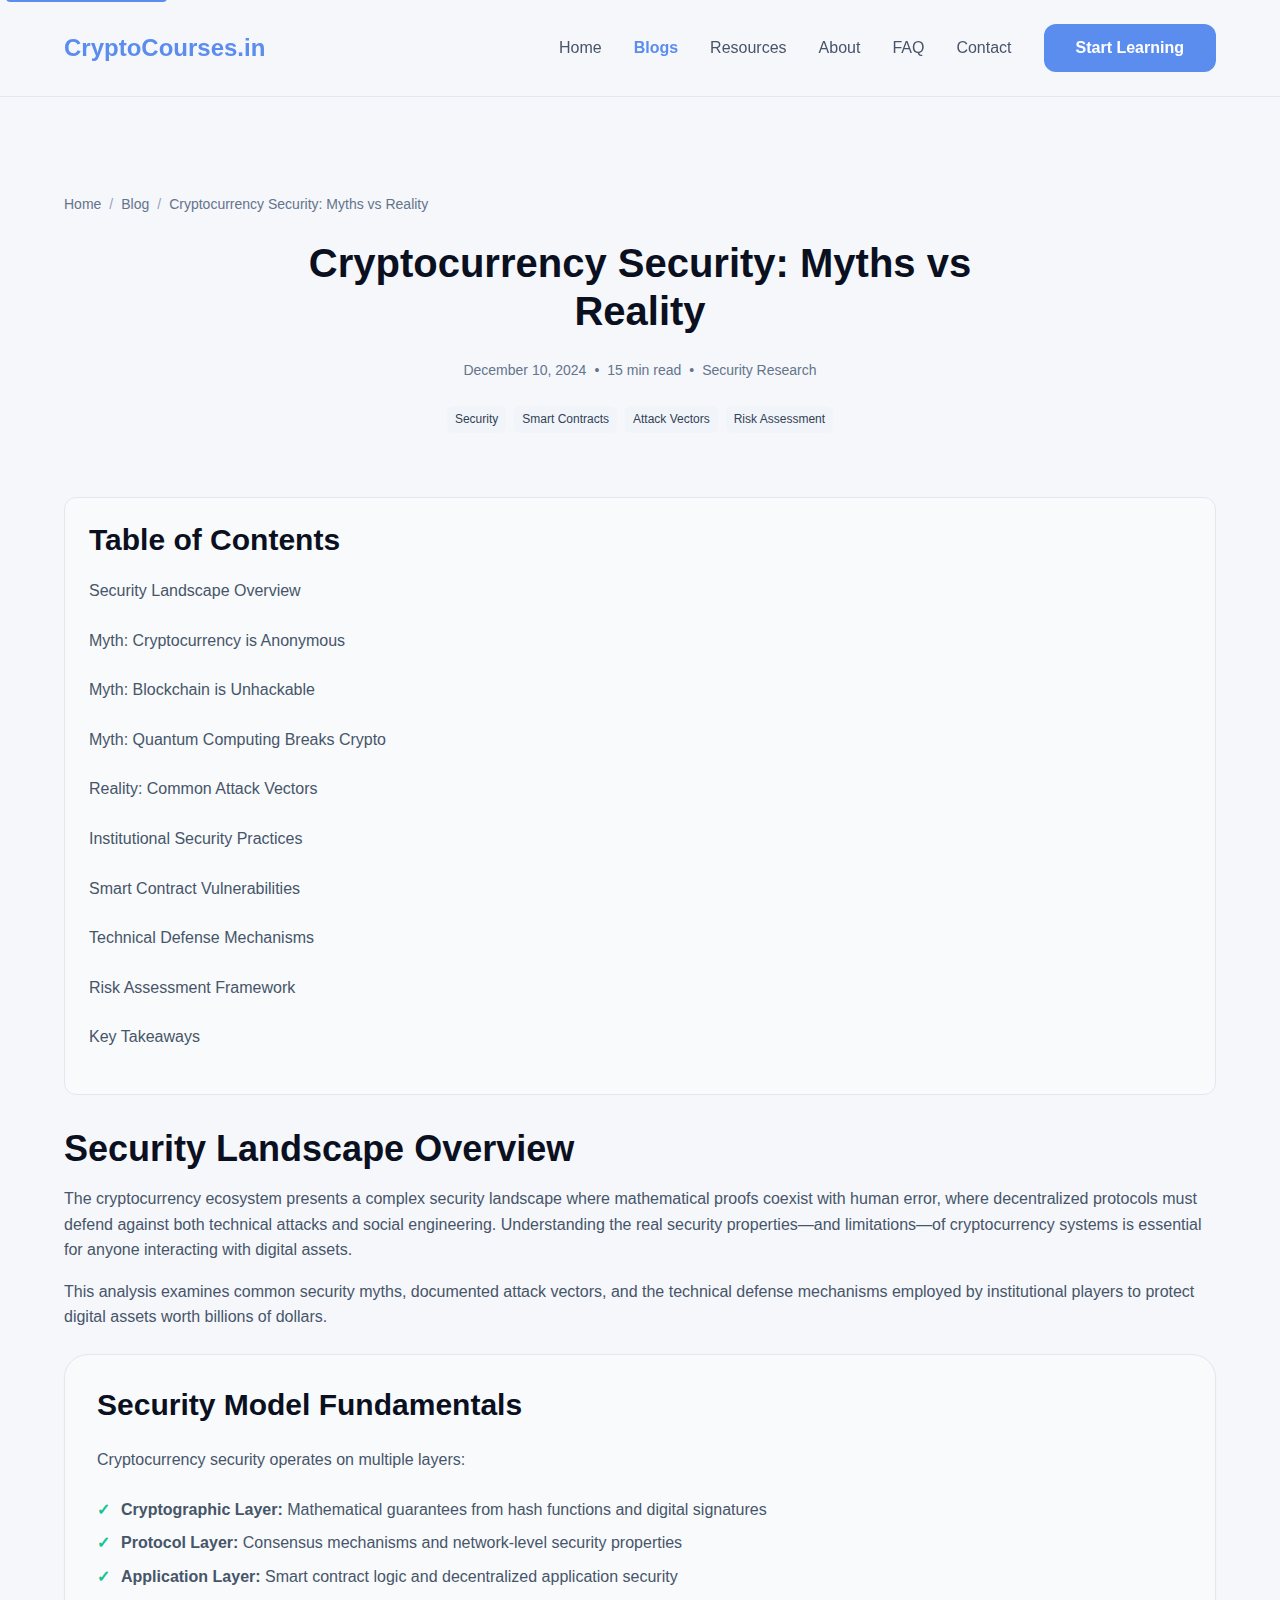
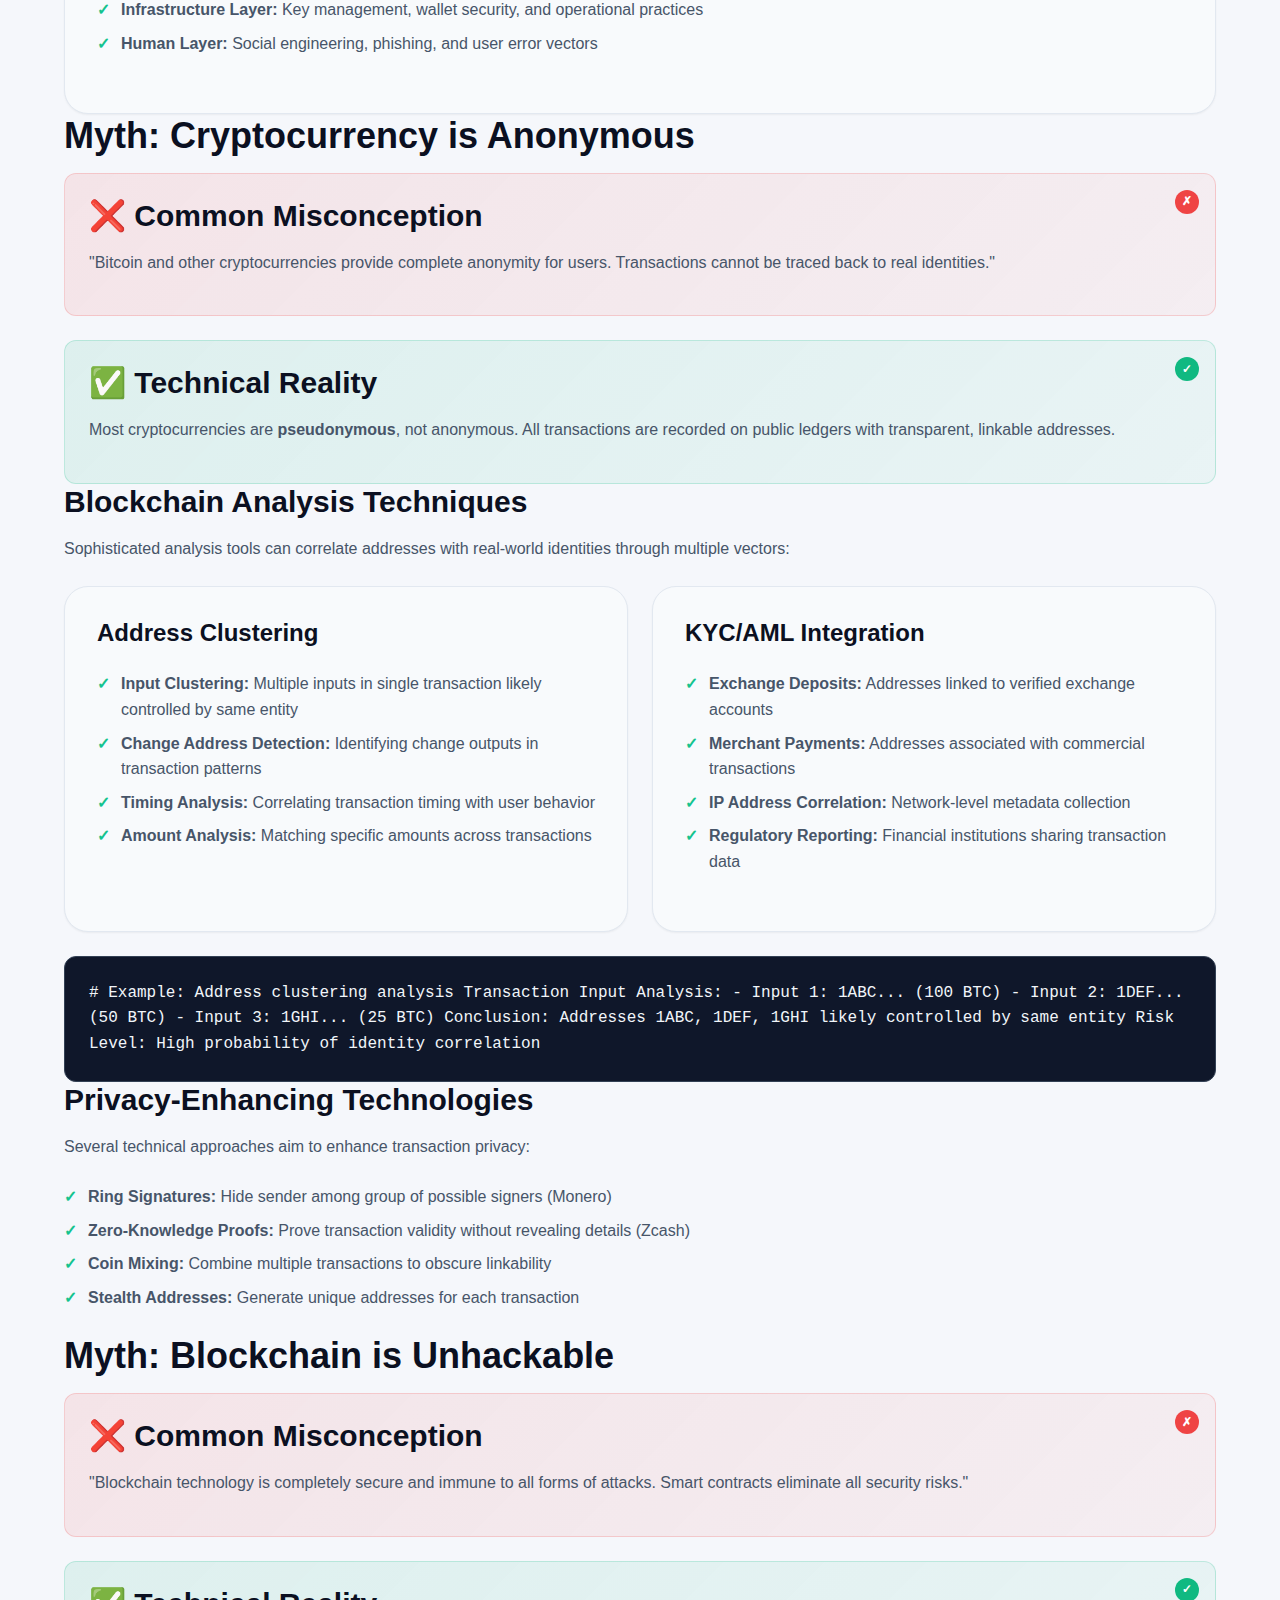
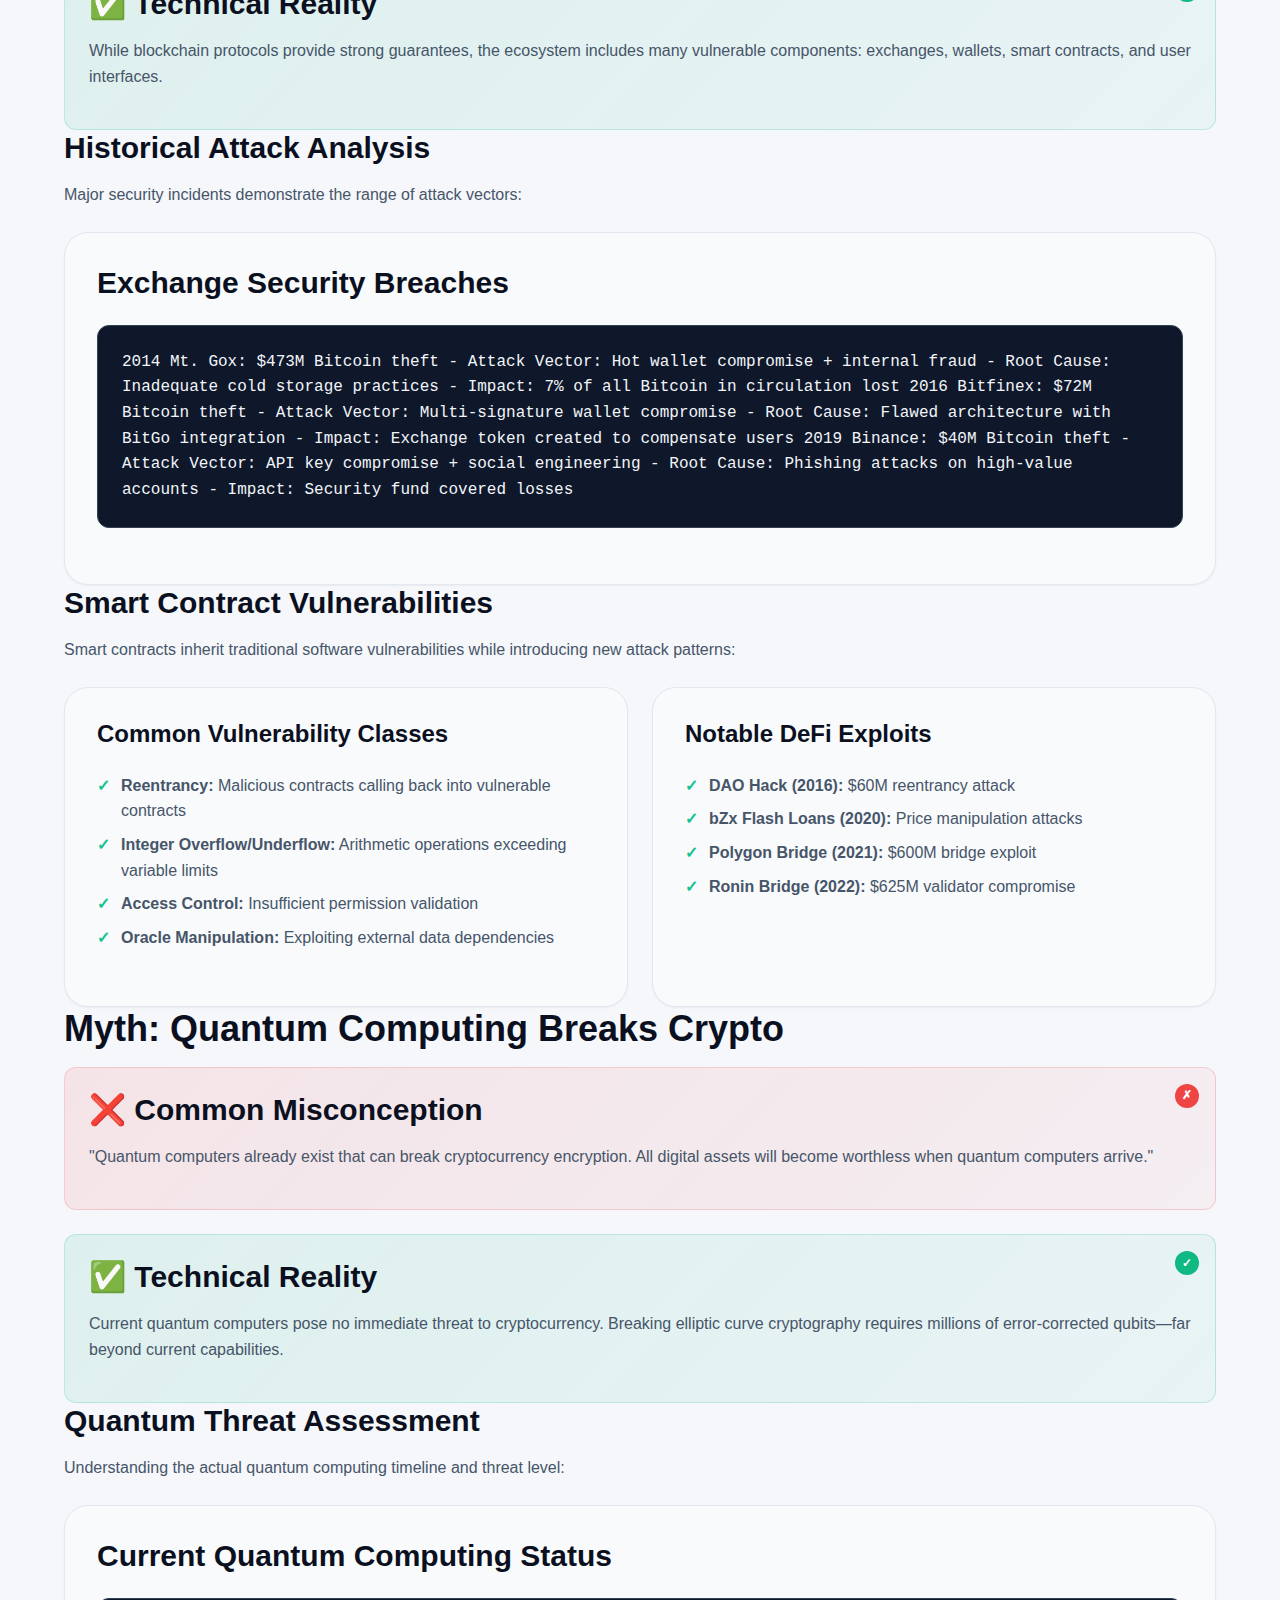
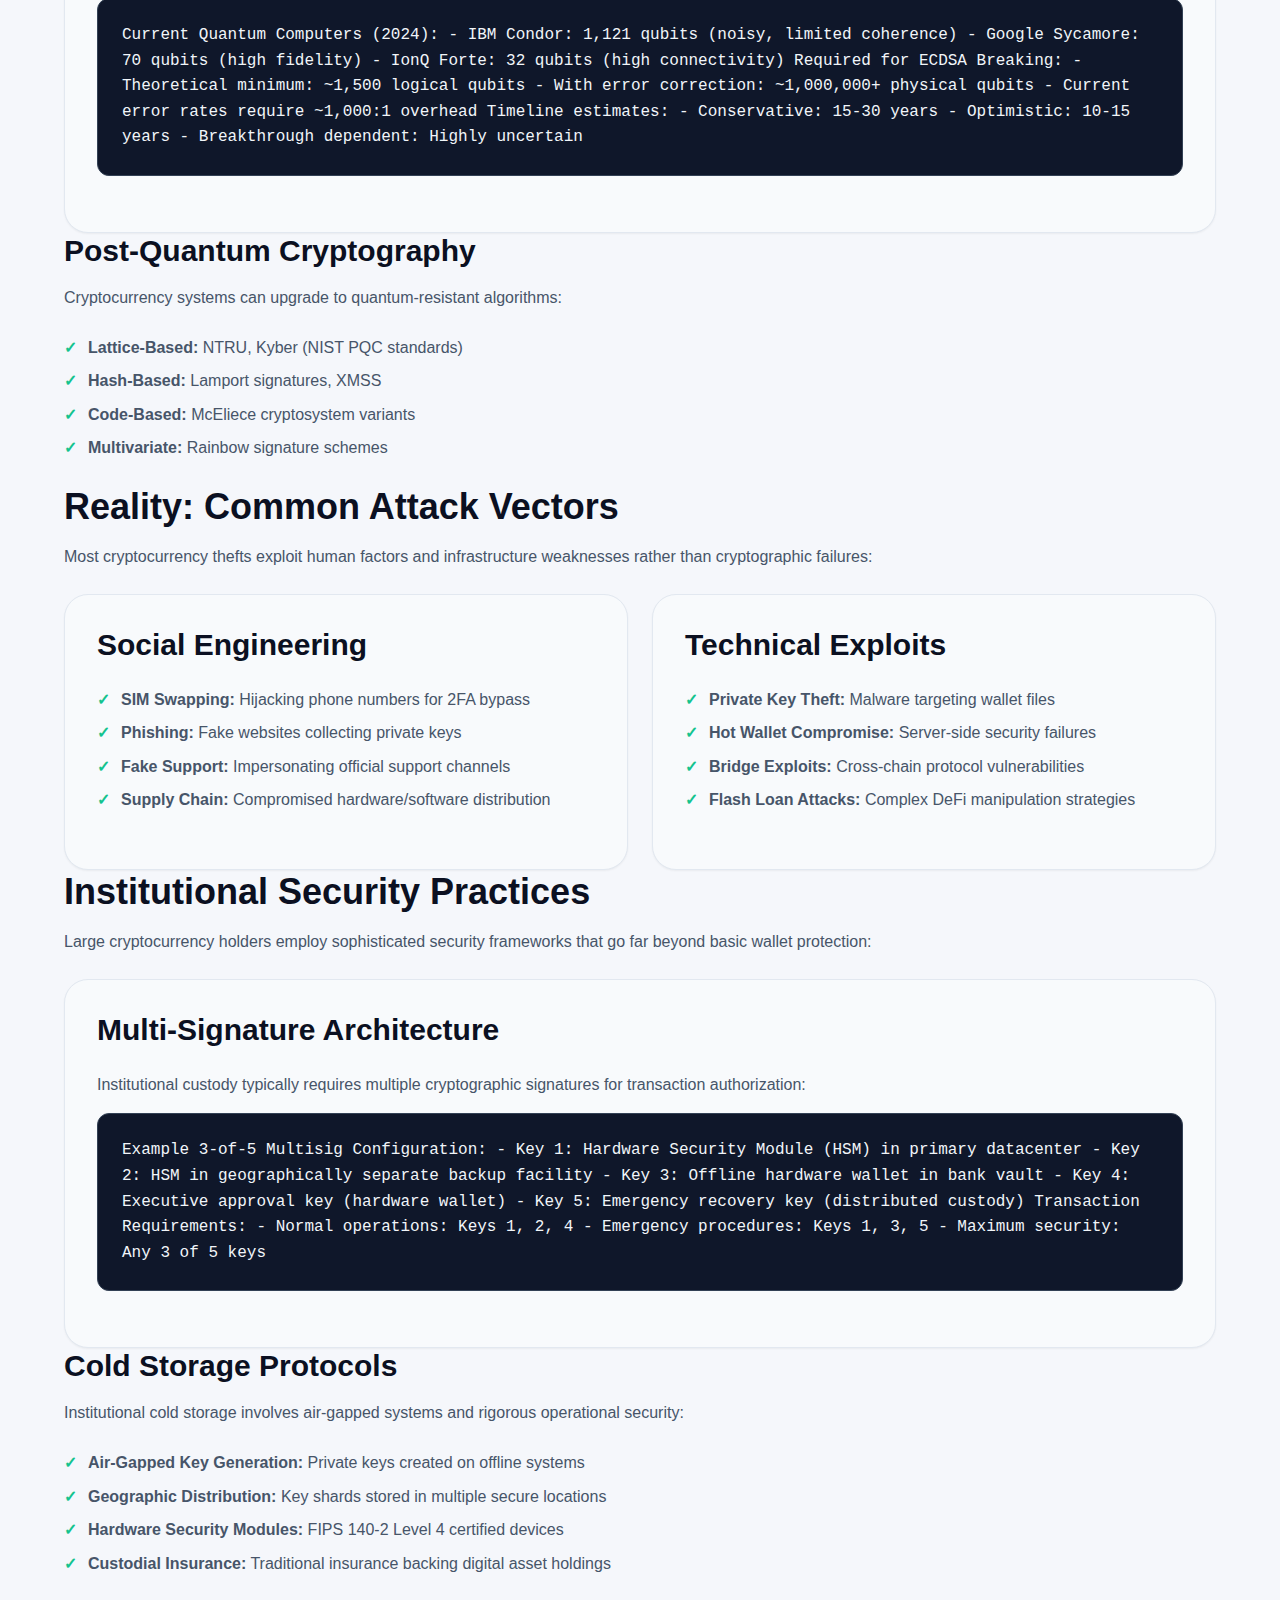
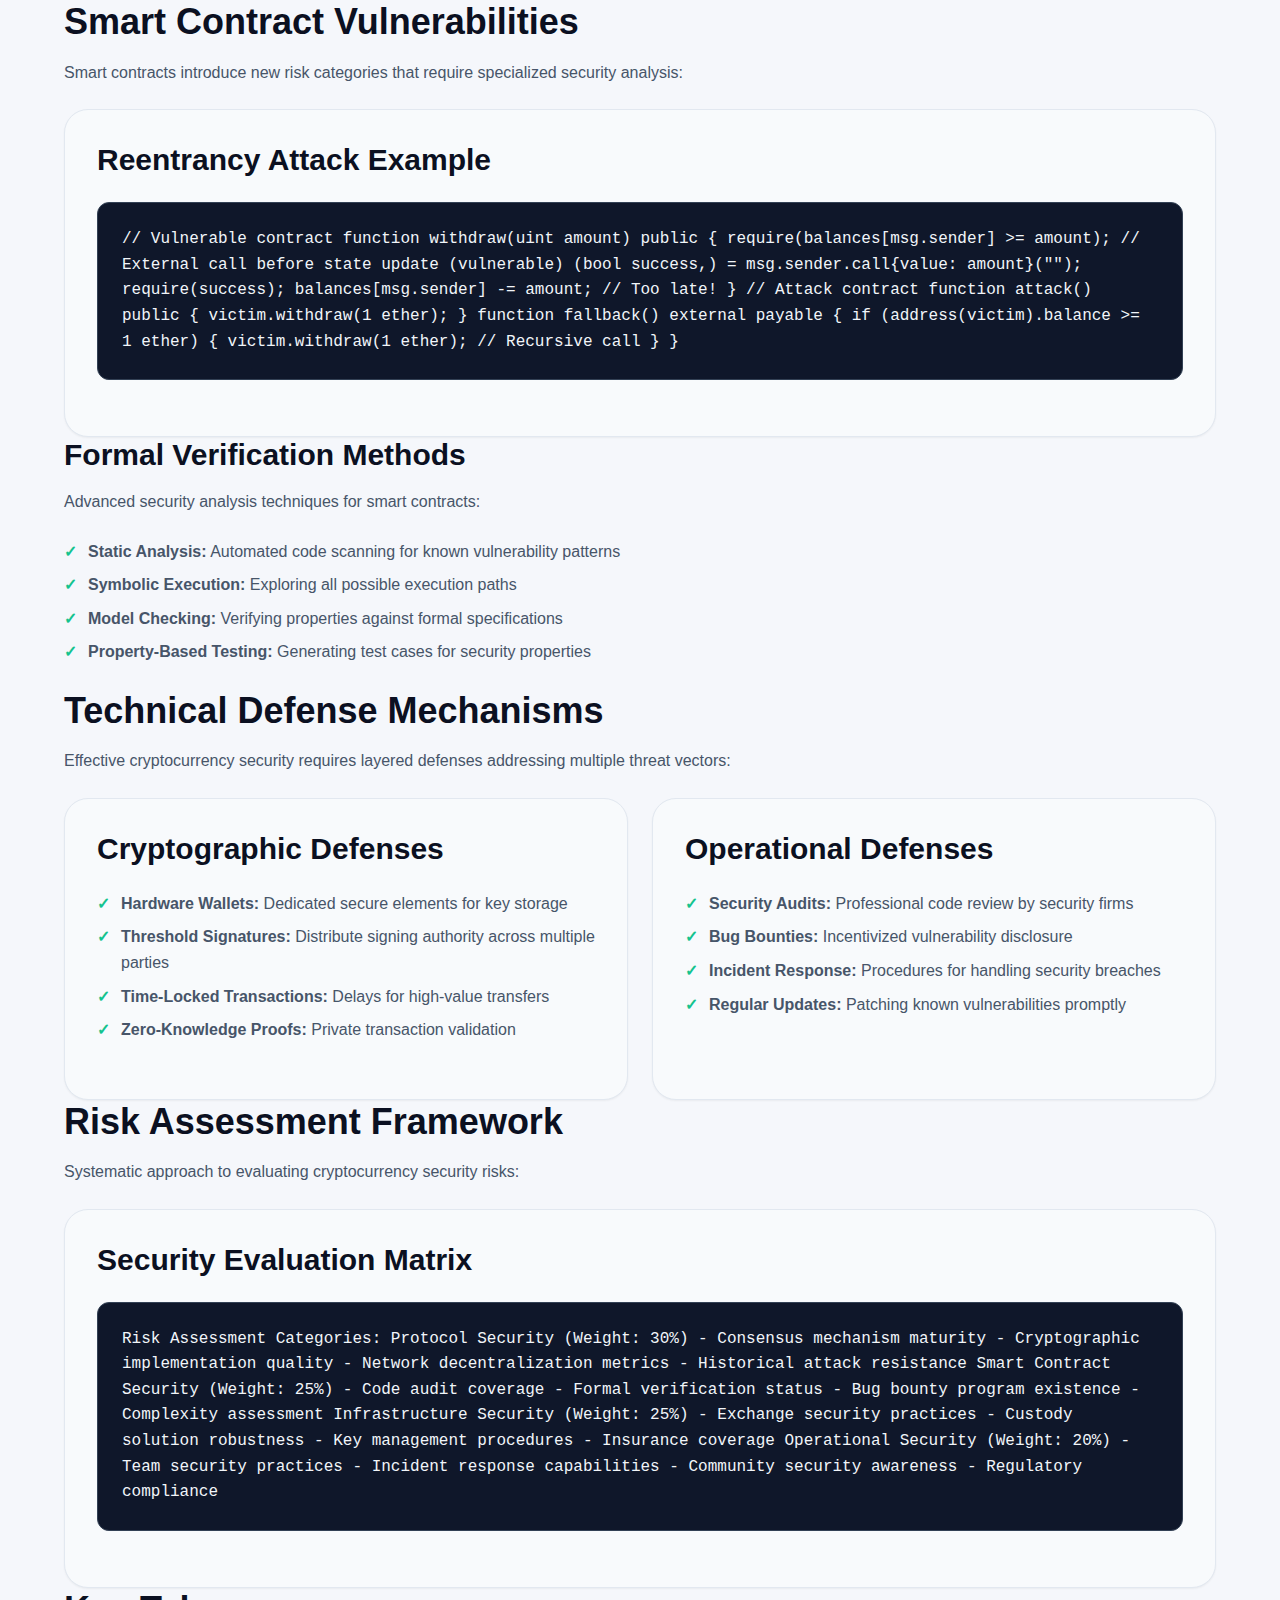
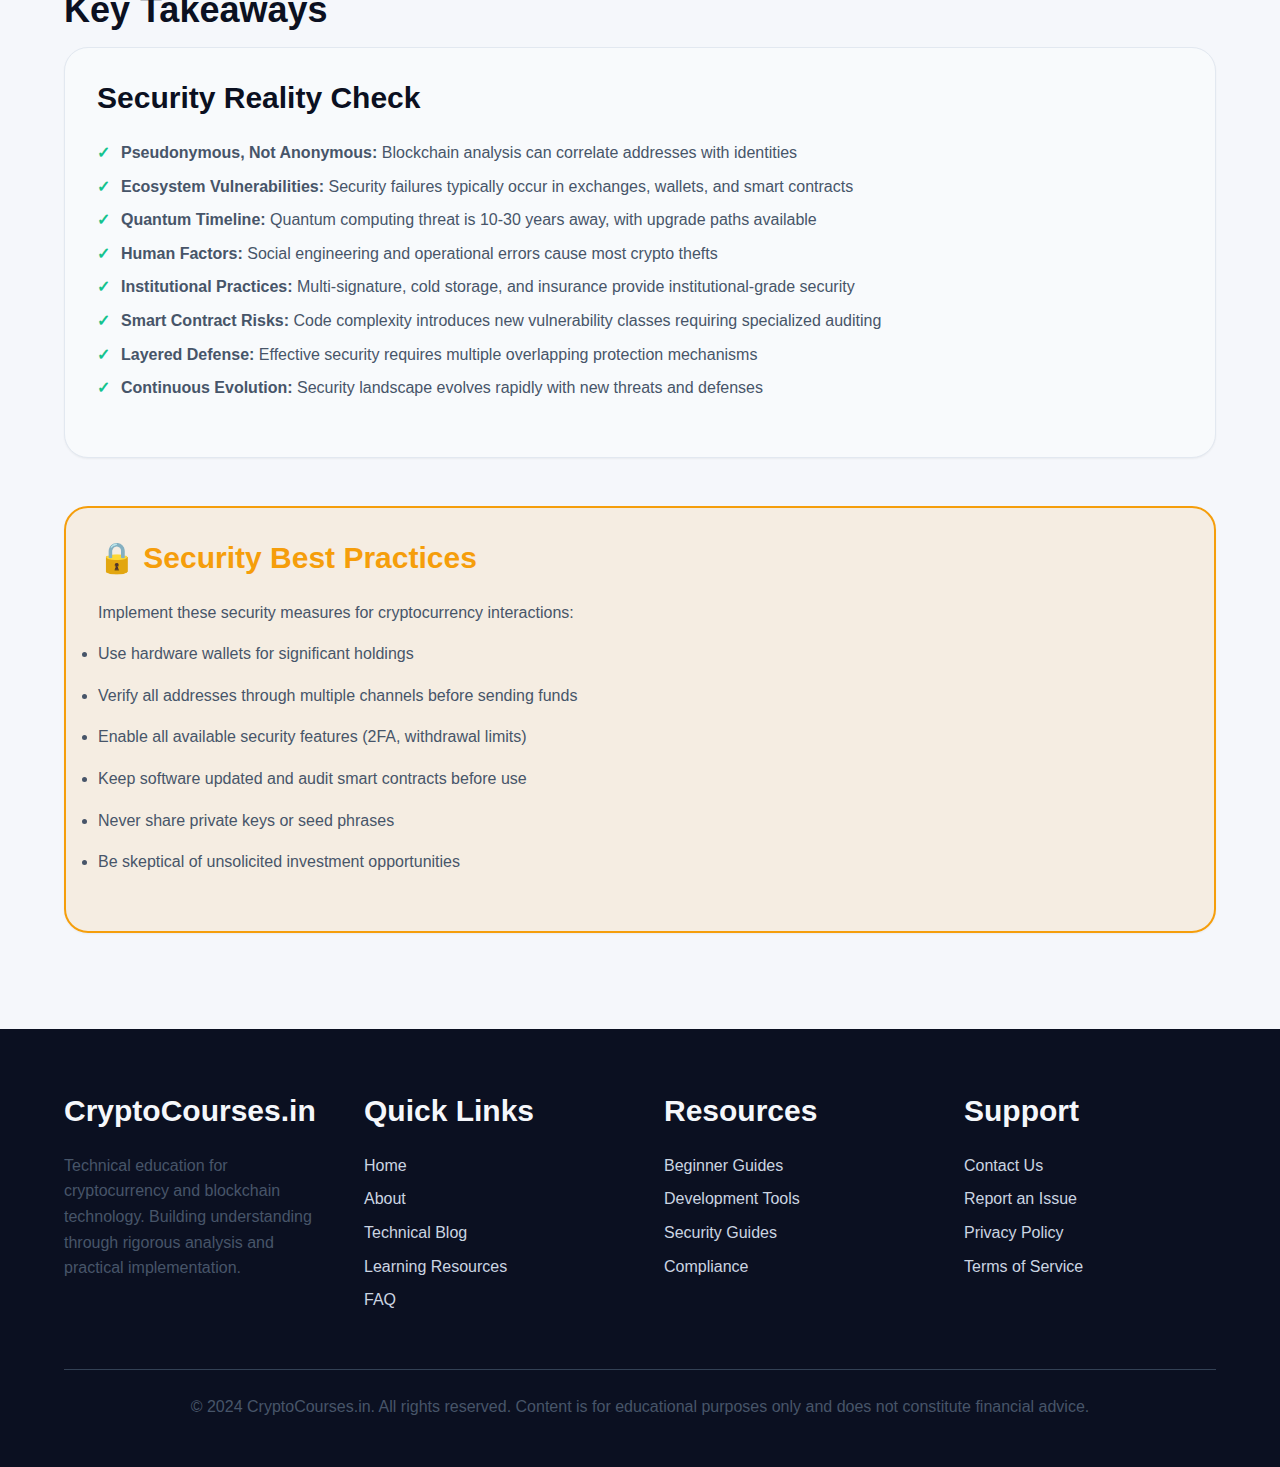
<file: blog/crypto-safety-myths.html>
<!DOCTYPE html>
<html lang="en">
<head>
    <meta charset="UTF-8">
    <meta name="viewport" content="width=device-width, initial-scale=1.0">
    <meta name="description" content="Debunking cryptocurrency security myths: smart contract vulnerabilities, attack vectors, and institutional security practices. Technical security analysis.">
    <meta name="keywords" content="cryptocurrency security, smart contract vulnerabilities, blockchain attacks, crypto safety, security myths, institutional crypto security">
    <meta name="author" content="CryptoCourses.in Security Team">
    <meta name="robots" content="index, follow">
    <link rel="canonical" href="https://cryptocourses.in/blog/crypto-safety-myths.html">
    
    <!-- Open Graph / Facebook -->
    <meta property="og:type" content="article">
    <meta property="og:url" content="https://cryptocourses.in/blog/crypto-safety-myths.html">
    <meta property="og:title" content="Cryptocurrency Security: Myths vs Reality">
    <meta property="og:description" content="Debunking common misconceptions about cryptocurrency security with technical analysis of real attack vectors and defense mechanisms.">
    <meta property="og:image" content="https://cryptocourses.in/assets/img/blog-security-myths.jpg">
    <meta property="article:published_time" content="2024-12-10T10:00:00Z">
    <meta property="article:author" content="CryptoCourses.in Security Team">
    <meta property="article:section" content="Security">
    
    <!-- Twitter -->
    <meta property="twitter:card" content="summary_large_image">
    <meta property="twitter:url" content="https://cryptocourses.in/blog/crypto-safety-myths.html">
    <meta property="twitter:title" content="Cryptocurrency Security: Myths vs Reality">
    <meta property="twitter:description" content="Technical analysis of cryptocurrency security myths, attack vectors, and institutional defense mechanisms.">
    <meta property="twitter:image" content="https://cryptocourses.in/assets/img/blog-security-myths.jpg">
    
    <title>Cryptocurrency Security: Myths vs Reality - CryptoCourses.in</title>
    <link rel="stylesheet" href="../css/styles.css">
    <link rel="icon" type="image/x-icon" href="../assets/img/favicon.ico">
    
    <!-- Schema.org JSON-LD -->
    <script type="application/ld+json">
    {
        "@context": "https://schema.org",
        "@type": "Article",
        "headline": "Cryptocurrency Security: Myths vs Reality",
        "description": "Debunking common misconceptions about cryptocurrency security with comprehensive analysis of real attack vectors and defense mechanisms.",
        "image": "https://cryptocourses.in/assets/img/blog-security-myths.jpg",
        "author": {
            "@type": "Organization",
            "name": "CryptoCourses.in Security Team"
        },
        "publisher": {
            "@type": "Organization",
            "name": "CryptoCourses.in",
            "logo": {
                "@type": "ImageObject",
                "url": "https://cryptocourses.in/assets/img/logo.png"
            }
        },
        "datePublished": "2024-12-10T10:00:00Z",
        "dateModified": "2024-12-10T10:00:00Z",
        "mainEntityOfPage": {
            "@type": "WebPage",
            "@id": "https://cryptocourses.in/blog/crypto-safety-myths.html"
        }
    }
    </script>
</head>
<body>
    <a href="#main-content" class="skip-link">Skip to main content</a>
    
    <header class="header" role="banner">
        <div class="container">
            <div class="header-content">
                <a href="../" class="logo" aria-label="CryptoCourses.in Home">
                    CryptoCourses.in
                </a>
                <nav class="nav" role="navigation" aria-label="Main navigation">
                    <a href="../" class="nav-link">Home</a>
                    <a href="../blog.html" class="nav-link active" aria-current="page">Blogs</a>
                    <a href="../resources.html" class="nav-link">Resources</a>
                    <a href="../about.html" class="nav-link">About</a>
                    <a href="../faq.html" class="nav-link">FAQ</a>
                    <a href="../contact.html" class="nav-link">Contact</a>
                    <a href="../resources.html" class="btn btn-primary">Start Learning</a>
                </nav>
            </div>
        </div>
    </header>

    <main id="main-content" role="main">
        <article class="section">
            <div class="container">
                <nav class="breadcrumb" aria-label="Breadcrumb">
                    <a href="../">Home</a>
                    <span class="breadcrumb-separator">/</span>
                    <a href="../blog.html">Blog</a>
                    <span class="breadcrumb-separator">/</span>
                    <span>Cryptocurrency Security: Myths vs Reality</span>
                </nav>
                
                <header class="section-header">
                    <h1 class="section-title">Cryptocurrency Security: Myths vs Reality</h1>
                    <div class="blog-meta" style="justify-content: center;">
                        <time datetime="2024-12-10">December 10, 2024</time>
                        <span>•</span>
                        <span>15 min read</span>
                        <span>•</span>
                        <span>Security Research</span>
                    </div>
                    <div class="blog-tags" style="justify-content: center; margin-top: var(--space-lg);">
                        <span class="tag">Security</span>
                        <span class="tag">Smart Contracts</span>
                        <span class="tag">Attack Vectors</span>
                        <span class="tag">Risk Assessment</span>
                    </div>
                </header>

                <div class="toc">
                    <h3>Table of Contents</h3>
                    <ul>
                        <li><a href="#introduction">Security Landscape Overview</a></li>
                        <li><a href="#myth-anonymous">Myth: Cryptocurrency is Anonymous</a></li>
                        <li><a href="#myth-unhackable">Myth: Blockchain is Unhackable</a></li>
                        <li><a href="#myth-quantum">Myth: Quantum Computing Breaks Crypto</a></li>
                        <li><a href="#reality-attack-vectors">Reality: Common Attack Vectors</a></li>
                        <li><a href="#institutional-security">Institutional Security Practices</a></li>
                        <li><a href="#smart-contract-risks">Smart Contract Vulnerabilities</a></li>
                        <li><a href="#defense-mechanisms">Technical Defense Mechanisms</a></li>
                        <li><a href="#risk-assessment">Risk Assessment Framework</a></li>
                        <li><a href="#key-takeaways">Key Takeaways</a></li>
                    </ul>
                </div>

                <section id="introduction">
                    <h2>Security Landscape Overview</h2>
                    <p>The cryptocurrency ecosystem presents a complex security landscape where mathematical proofs coexist with human error, where decentralized protocols must defend against both technical attacks and social engineering. Understanding the real security properties—and limitations—of cryptocurrency systems is essential for anyone interacting with digital assets.</p>
                    
                    <p>This analysis examines common security myths, documented attack vectors, and the technical defense mechanisms employed by institutional players to protect digital assets worth billions of dollars.</p>

                    <div class="card mt-lg">
                        <div class="card-header">
                            <h3>Security Model Fundamentals</h3>
                        </div>
                        <div class="card-body">
                            <p>Cryptocurrency security operates on multiple layers:</p>
                            <ul class="path-outcomes">
                                <li><strong>Cryptographic Layer:</strong> Mathematical guarantees from hash functions and digital signatures</li>
                                <li><strong>Protocol Layer:</strong> Consensus mechanisms and network-level security properties</li>
                                <li><strong>Application Layer:</strong> Smart contract logic and decentralized application security</li>
                                <li><strong>Infrastructure Layer:</strong> Key management, wallet security, and operational practices</li>
                                <li><strong>Human Layer:</strong> Social engineering, phishing, and user error vectors</li>
                            </ul>
                        </div>
                    </div>
                </section>

                <section id="myth-anonymous">
                    <h2>Myth: Cryptocurrency is Anonymous</h2>
                    
                    <div class="myth-card">
                        <h3>❌ Common Misconception</h3>
                        <p>"Bitcoin and other cryptocurrencies provide complete anonymity for users. Transactions cannot be traced back to real identities."</p>
                    </div>

                    <div class="fact-card mt-lg">
                        <h3>✅ Technical Reality</h3>
                        <p>Most cryptocurrencies are <strong>pseudonymous</strong>, not anonymous. All transactions are recorded on public ledgers with transparent, linkable addresses.</p>
                    </div>

                    <h3>Blockchain Analysis Techniques</h3>
                    <p>Sophisticated analysis tools can correlate addresses with real-world identities through multiple vectors:</p>

                    <div class="grid grid-2 mt-lg">
                        <div class="card">
                            <div class="card-header">
                                <h4>Address Clustering</h4>
                            </div>
                            <div class="card-body">
                                <ul class="path-outcomes">
                                    <li><strong>Input Clustering:</strong> Multiple inputs in single transaction likely controlled by same entity</li>
                                    <li><strong>Change Address Detection:</strong> Identifying change outputs in transaction patterns</li>
                                    <li><strong>Timing Analysis:</strong> Correlating transaction timing with user behavior</li>
                                    <li><strong>Amount Analysis:</strong> Matching specific amounts across transactions</li>
                                </ul>
                            </div>
                        </div>
                        
                        <div class="card">
                            <div class="card-header">
                                <h4>KYC/AML Integration</h4>
                            </div>
                            <div class="card-body">
                                <ul class="path-outcomes">
                                    <li><strong>Exchange Deposits:</strong> Addresses linked to verified exchange accounts</li>
                                    <li><strong>Merchant Payments:</strong> Addresses associated with commercial transactions</li>
                                    <li><strong>IP Address Correlation:</strong> Network-level metadata collection</li>
                                    <li><strong>Regulatory Reporting:</strong> Financial institutions sharing transaction data</li>
                                </ul>
                            </div>
                        </div>
                    </div>

                    <div class="code-block mt-lg">
# Example: Address clustering analysis
Transaction Input Analysis:
  - Input 1: 1ABC... (100 BTC)
  - Input 2: 1DEF... (50 BTC)
  - Input 3: 1GHI... (25 BTC)
  
Conclusion: Addresses 1ABC, 1DEF, 1GHI likely controlled by same entity
Risk Level: High probability of identity correlation
                    </div>

                    <h3>Privacy-Enhancing Technologies</h3>
                    <p>Several technical approaches aim to enhance transaction privacy:</p>
                    <ul class="path-outcomes">
                        <li><strong>Ring Signatures:</strong> Hide sender among group of possible signers (Monero)</li>
                        <li><strong>Zero-Knowledge Proofs:</strong> Prove transaction validity without revealing details (Zcash)</li>
                        <li><strong>Coin Mixing:</strong> Combine multiple transactions to obscure linkability</li>
                        <li><strong>Stealth Addresses:</strong> Generate unique addresses for each transaction</li>
                    </ul>
                </section>

                <section id="myth-unhackable">
                    <h2>Myth: Blockchain is Unhackable</h2>
                    
                    <div class="myth-card">
                        <h3>❌ Common Misconception</h3>
                        <p>"Blockchain technology is completely secure and immune to all forms of attacks. Smart contracts eliminate all security risks."</p>
                    </div>

                    <div class="fact-card mt-lg">
                        <h3>✅ Technical Reality</h3>
                        <p>While blockchain protocols provide strong guarantees, the ecosystem includes many vulnerable components: exchanges, wallets, smart contracts, and user interfaces.</p>
                    </div>

                    <h3>Historical Attack Analysis</h3>
                    <p>Major security incidents demonstrate the range of attack vectors:</p>

                    <div class="card mt-lg">
                        <div class="card-header">
                            <h3>Exchange Security Breaches</h3>
                        </div>
                        <div class="card-body">
                            <div class="code-block">
2014 Mt. Gox: $473M Bitcoin theft
  - Attack Vector: Hot wallet compromise + internal fraud
  - Root Cause: Inadequate cold storage practices
  - Impact: 7% of all Bitcoin in circulation lost

2016 Bitfinex: $72M Bitcoin theft
  - Attack Vector: Multi-signature wallet compromise
  - Root Cause: Flawed architecture with BitGo integration
  - Impact: Exchange token created to compensate users

2019 Binance: $40M Bitcoin theft
  - Attack Vector: API key compromise + social engineering
  - Root Cause: Phishing attacks on high-value accounts
  - Impact: Security fund covered losses
                            </div>
                        </div>
                    </div>

                    <h3>Smart Contract Vulnerabilities</h3>
                    <p>Smart contracts inherit traditional software vulnerabilities while introducing new attack patterns:</p>

                    <div class="grid grid-2 mt-lg">
                        <div class="card">
                            <div class="card-header">
                                <h4>Common Vulnerability Classes</h4>
                            </div>
                            <div class="card-body">
                                <ul class="path-outcomes">
                                    <li><strong>Reentrancy:</strong> Malicious contracts calling back into vulnerable contracts</li>
                                    <li><strong>Integer Overflow/Underflow:</strong> Arithmetic operations exceeding variable limits</li>
                                    <li><strong>Access Control:</strong> Insufficient permission validation</li>
                                    <li><strong>Oracle Manipulation:</strong> Exploiting external data dependencies</li>
                                </ul>
                            </div>
                        </div>
                        
                        <div class="card">
                            <div class="card-header">
                                <h4>Notable DeFi Exploits</h4>
                            </div>
                            <div class="card-body">
                                <ul class="path-outcomes">
                                    <li><strong>DAO Hack (2016):</strong> $60M reentrancy attack</li>
                                    <li><strong>bZx Flash Loans (2020):</strong> Price manipulation attacks</li>
                                    <li><strong>Polygon Bridge (2021):</strong> $600M bridge exploit</li>
                                    <li><strong>Ronin Bridge (2022):</strong> $625M validator compromise</li>
                                </ul>
                            </div>
                        </div>
                    </div>
                </section>

                <section id="myth-quantum">
                    <h2>Myth: Quantum Computing Breaks Crypto</h2>
                    
                    <div class="myth-card">
                        <h3>❌ Common Misconception</h3>
                        <p>"Quantum computers already exist that can break cryptocurrency encryption. All digital assets will become worthless when quantum computers arrive."</p>
                    </div>

                    <div class="fact-card mt-lg">
                        <h3>✅ Technical Reality</h3>
                        <p>Current quantum computers pose no immediate threat to cryptocurrency. Breaking elliptic curve cryptography requires millions of error-corrected qubits—far beyond current capabilities.</p>
                    </div>

                    <h3>Quantum Threat Assessment</h3>
                    <p>Understanding the actual quantum computing timeline and threat level:</p>

                    <div class="card mt-lg">
                        <div class="card-header">
                            <h3>Current Quantum Computing Status</h3>
                        </div>
                        <div class="card-body">
                            <div class="code-block">
Current Quantum Computers (2024):
  - IBM Condor: 1,121 qubits (noisy, limited coherence)
  - Google Sycamore: 70 qubits (high fidelity)
  - IonQ Forte: 32 qubits (high connectivity)

Required for ECDSA Breaking:
  - Theoretical minimum: ~1,500 logical qubits
  - With error correction: ~1,000,000+ physical qubits
  - Current error rates require ~1,000:1 overhead

Timeline estimates:
  - Conservative: 15-30 years
  - Optimistic: 10-15 years
  - Breakthrough dependent: Highly uncertain
                            </div>
                        </div>
                    </div>

                    <h3>Post-Quantum Cryptography</h3>
                    <p>Cryptocurrency systems can upgrade to quantum-resistant algorithms:</p>
                    <ul class="path-outcomes">
                        <li><strong>Lattice-Based:</strong> NTRU, Kyber (NIST PQC standards)</li>
                        <li><strong>Hash-Based:</strong> Lamport signatures, XMSS</li>
                        <li><strong>Code-Based:</strong> McEliece cryptosystem variants</li>
                        <li><strong>Multivariate:</strong> Rainbow signature schemes</li>
                    </ul>
                </section>

                <section id="reality-attack-vectors">
                    <h2>Reality: Common Attack Vectors</h2>
                    <p>Most cryptocurrency thefts exploit human factors and infrastructure weaknesses rather than cryptographic failures:</p>

                    <div class="grid grid-2 mt-lg">
                        <div class="card">
                            <div class="card-header">
                                <h3>Social Engineering</h3>
                            </div>
                            <div class="card-body">
                                <ul class="path-outcomes">
                                    <li><strong>SIM Swapping:</strong> Hijacking phone numbers for 2FA bypass</li>
                                    <li><strong>Phishing:</strong> Fake websites collecting private keys</li>
                                    <li><strong>Fake Support:</strong> Impersonating official support channels</li>
                                    <li><strong>Supply Chain:</strong> Compromised hardware/software distribution</li>
                                </ul>
                            </div>
                        </div>
                        
                        <div class="card">
                            <div class="card-header">
                                <h3>Technical Exploits</h3>
                            </div>
                            <div class="card-body">
                                <ul class="path-outcomes">
                                    <li><strong>Private Key Theft:</strong> Malware targeting wallet files</li>
                                    <li><strong>Hot Wallet Compromise:</strong> Server-side security failures</li>
                                    <li><strong>Bridge Exploits:</strong> Cross-chain protocol vulnerabilities</li>
                                    <li><strong>Flash Loan Attacks:</strong> Complex DeFi manipulation strategies</li>
                                </ul>
                            </div>
                        </div>
                    </div>
                </section>

                <section id="institutional-security">
                    <h2>Institutional Security Practices</h2>
                    <p>Large cryptocurrency holders employ sophisticated security frameworks that go far beyond basic wallet protection:</p>

                    <div class="card mt-lg">
                        <div class="card-header">
                            <h3>Multi-Signature Architecture</h3>
                        </div>
                        <div class="card-body">
                            <p>Institutional custody typically requires multiple cryptographic signatures for transaction authorization:</p>
                            <div class="code-block">
Example 3-of-5 Multisig Configuration:
  - Key 1: Hardware Security Module (HSM) in primary datacenter
  - Key 2: HSM in geographically separate backup facility
  - Key 3: Offline hardware wallet in bank vault
  - Key 4: Executive approval key (hardware wallet)
  - Key 5: Emergency recovery key (distributed custody)

Transaction Requirements:
  - Normal operations: Keys 1, 2, 4
  - Emergency procedures: Keys 1, 3, 5
  - Maximum security: Any 3 of 5 keys
                            </div>
                        </div>
                    </div>

                    <h3>Cold Storage Protocols</h3>
                    <p>Institutional cold storage involves air-gapped systems and rigorous operational security:</p>
                    <ul class="path-outcomes">
                        <li><strong>Air-Gapped Key Generation:</strong> Private keys created on offline systems</li>
                        <li><strong>Geographic Distribution:</strong> Key shards stored in multiple secure locations</li>
                        <li><strong>Hardware Security Modules:</strong> FIPS 140-2 Level 4 certified devices</li>
                        <li><strong>Custodial Insurance:</strong> Traditional insurance backing digital asset holdings</li>
                    </ul>
                </section>

                <section id="smart-contract-risks">
                    <h2>Smart Contract Vulnerabilities</h2>
                    <p>Smart contracts introduce new risk categories that require specialized security analysis:</p>

                    <div class="card mt-lg">
                        <div class="card-header">
                            <h3>Reentrancy Attack Example</h3>
                        </div>
                        <div class="card-body">
                            <div class="code-block">
// Vulnerable contract
function withdraw(uint amount) public {
    require(balances[msg.sender] >= amount);
    
    // External call before state update (vulnerable)
    (bool success,) = msg.sender.call{value: amount}("");
    require(success);
    
    balances[msg.sender] -= amount; // Too late!
}

// Attack contract
function attack() public {
    victim.withdraw(1 ether);
}

function fallback() external payable {
    if (address(victim).balance >= 1 ether) {
        victim.withdraw(1 ether); // Recursive call
    }
}
                            </div>
                        </div>
                    </div>

                    <h3>Formal Verification Methods</h3>
                    <p>Advanced security analysis techniques for smart contracts:</p>
                    <ul class="path-outcomes">
                        <li><strong>Static Analysis:</strong> Automated code scanning for known vulnerability patterns</li>
                        <li><strong>Symbolic Execution:</strong> Exploring all possible execution paths</li>
                        <li><strong>Model Checking:</strong> Verifying properties against formal specifications</li>
                        <li><strong>Property-Based Testing:</strong> Generating test cases for security properties</li>
                    </ul>
                </section>

                <section id="defense-mechanisms">
                    <h2>Technical Defense Mechanisms</h2>
                    <p>Effective cryptocurrency security requires layered defenses addressing multiple threat vectors:</p>

                    <div class="grid grid-2 mt-lg">
                        <div class="card">
                            <div class="card-header">
                                <h3>Cryptographic Defenses</h3>
                            </div>
                            <div class="card-body">
                                <ul class="path-outcomes">
                                    <li><strong>Hardware Wallets:</strong> Dedicated secure elements for key storage</li>
                                    <li><strong>Threshold Signatures:</strong> Distribute signing authority across multiple parties</li>
                                    <li><strong>Time-Locked Transactions:</strong> Delays for high-value transfers</li>
                                    <li><strong>Zero-Knowledge Proofs:</strong> Private transaction validation</li>
                                </ul>
                            </div>
                        </div>
                        
                        <div class="card">
                            <div class="card-header">
                                <h3>Operational Defenses</h3>
                            </div>
                            <div class="card-body">
                                <ul class="path-outcomes">
                                    <li><strong>Security Audits:</strong> Professional code review by security firms</li>
                                    <li><strong>Bug Bounties:</strong> Incentivized vulnerability disclosure</li>
                                    <li><strong>Incident Response:</strong> Procedures for handling security breaches</li>
                                    <li><strong>Regular Updates:</strong> Patching known vulnerabilities promptly</li>
                                </ul>
                            </div>
                        </div>
                    </div>
                </section>

                <section id="risk-assessment">
                    <h2>Risk Assessment Framework</h2>
                    <p>Systematic approach to evaluating cryptocurrency security risks:</p>

                    <div class="card mt-lg">
                        <div class="card-header">
                            <h3>Security Evaluation Matrix</h3>
                        </div>
                        <div class="card-body">
                            <div class="code-block">
Risk Assessment Categories:

Protocol Security (Weight: 30%)
  - Consensus mechanism maturity
  - Cryptographic implementation quality
  - Network decentralization metrics
  - Historical attack resistance

Smart Contract Security (Weight: 25%)
  - Code audit coverage
  - Formal verification status
  - Bug bounty program existence
  - Complexity assessment

Infrastructure Security (Weight: 25%)
  - Exchange security practices
  - Custody solution robustness
  - Key management procedures
  - Insurance coverage

Operational Security (Weight: 20%)
  - Team security practices
  - Incident response capabilities
  - Community security awareness
  - Regulatory compliance
                            </div>
                        </div>
                    </div>
                </section>

                <section id="key-takeaways">
                    <h2>Key Takeaways</h2>
                    <div class="card">
                        <div class="card-header">
                            <h3>Security Reality Check</h3>
                        </div>
                        <div class="card-body">
                            <ul class="path-outcomes">
                                <li><strong>Pseudonymous, Not Anonymous:</strong> Blockchain analysis can correlate addresses with identities</li>
                                <li><strong>Ecosystem Vulnerabilities:</strong> Security failures typically occur in exchanges, wallets, and smart contracts</li>
                                <li><strong>Quantum Timeline:</strong> Quantum computing threat is 10-30 years away, with upgrade paths available</li>
                                <li><strong>Human Factors:</strong> Social engineering and operational errors cause most crypto thefts</li>
                                <li><strong>Institutional Practices:</strong> Multi-signature, cold storage, and insurance provide institutional-grade security</li>
                                <li><strong>Smart Contract Risks:</strong> Code complexity introduces new vulnerability classes requiring specialized auditing</li>
                                <li><strong>Layered Defense:</strong> Effective security requires multiple overlapping protection mechanisms</li>
                                <li><strong>Continuous Evolution:</strong> Security landscape evolves rapidly with new threats and defenses</li>
                            </ul>
                        </div>
                    </div>
                </section>

                <div class="card mt-2xl" style="border: 2px solid var(--warning); background: rgba(245, 158, 11, 0.1);">
                    <div class="card-header">
                        <h3 style="color: var(--warning);">🔒 Security Best Practices</h3>
                    </div>
                    <div class="card-body">
                        <p>Implement these security measures for cryptocurrency interactions:</p>
                        <ul>
                            <li>Use hardware wallets for significant holdings</li>
                            <li>Verify all addresses through multiple channels before sending funds</li>
                            <li>Enable all available security features (2FA, withdrawal limits)</li>
                            <li>Keep software updated and audit smart contracts before use</li>
                            <li>Never share private keys or seed phrases</li>
                            <li>Be skeptical of unsolicited investment opportunities</li>
                        </ul>
                    </div>
                </div>
            </div>
        </article>
    </main>

    <footer class="footer" role="contentinfo">
        <div class="container">
            <div class="footer-content">
                <div class="footer-section">
                    <h3>CryptoCourses.in</h3>
                    <p>Technical education for cryptocurrency and blockchain technology. Building understanding through rigorous analysis and practical implementation.</p>
                </div>
                
                <div class="footer-section">
                    <h3>Quick Links</h3>
                    <a href="../">Home</a>
                    <a href="../about.html">About</a>
                    <a href="../blog.html">Technical Blog</a>
                    <a href="../resources.html">Learning Resources</a>
                    <a href="../faq.html">FAQ</a>
                </div>
                
                <div class="footer-section">
                    <h3>Resources</h3>
                    <a href="../resources.html#beginner">Beginner Guides</a>
                    <a href="../resources.html#tools">Development Tools</a>
                    <a href="../resources.html#security">Security Guides</a>
                    <a href="../resources.html#compliance">Compliance</a>
                </div>
                
                <div class="footer-section">
                    <h3>Support</h3>
                    <a href="../contact.html">Contact Us</a>
                    <a href="mailto:report@cryptocourses.in">Report an Issue</a>
                    <a href="../privacy.html">Privacy Policy</a>
                    <a href="../terms.html">Terms of Service</a>
                </div>
            </div>
            
            <div class="footer-bottom">
                <p>&copy; 2024 CryptoCourses.in. All rights reserved. Content is for educational purposes only and does not constitute financial advice.</p>
            </div>
        </div>
    </footer>
</body>
</html>
</file>
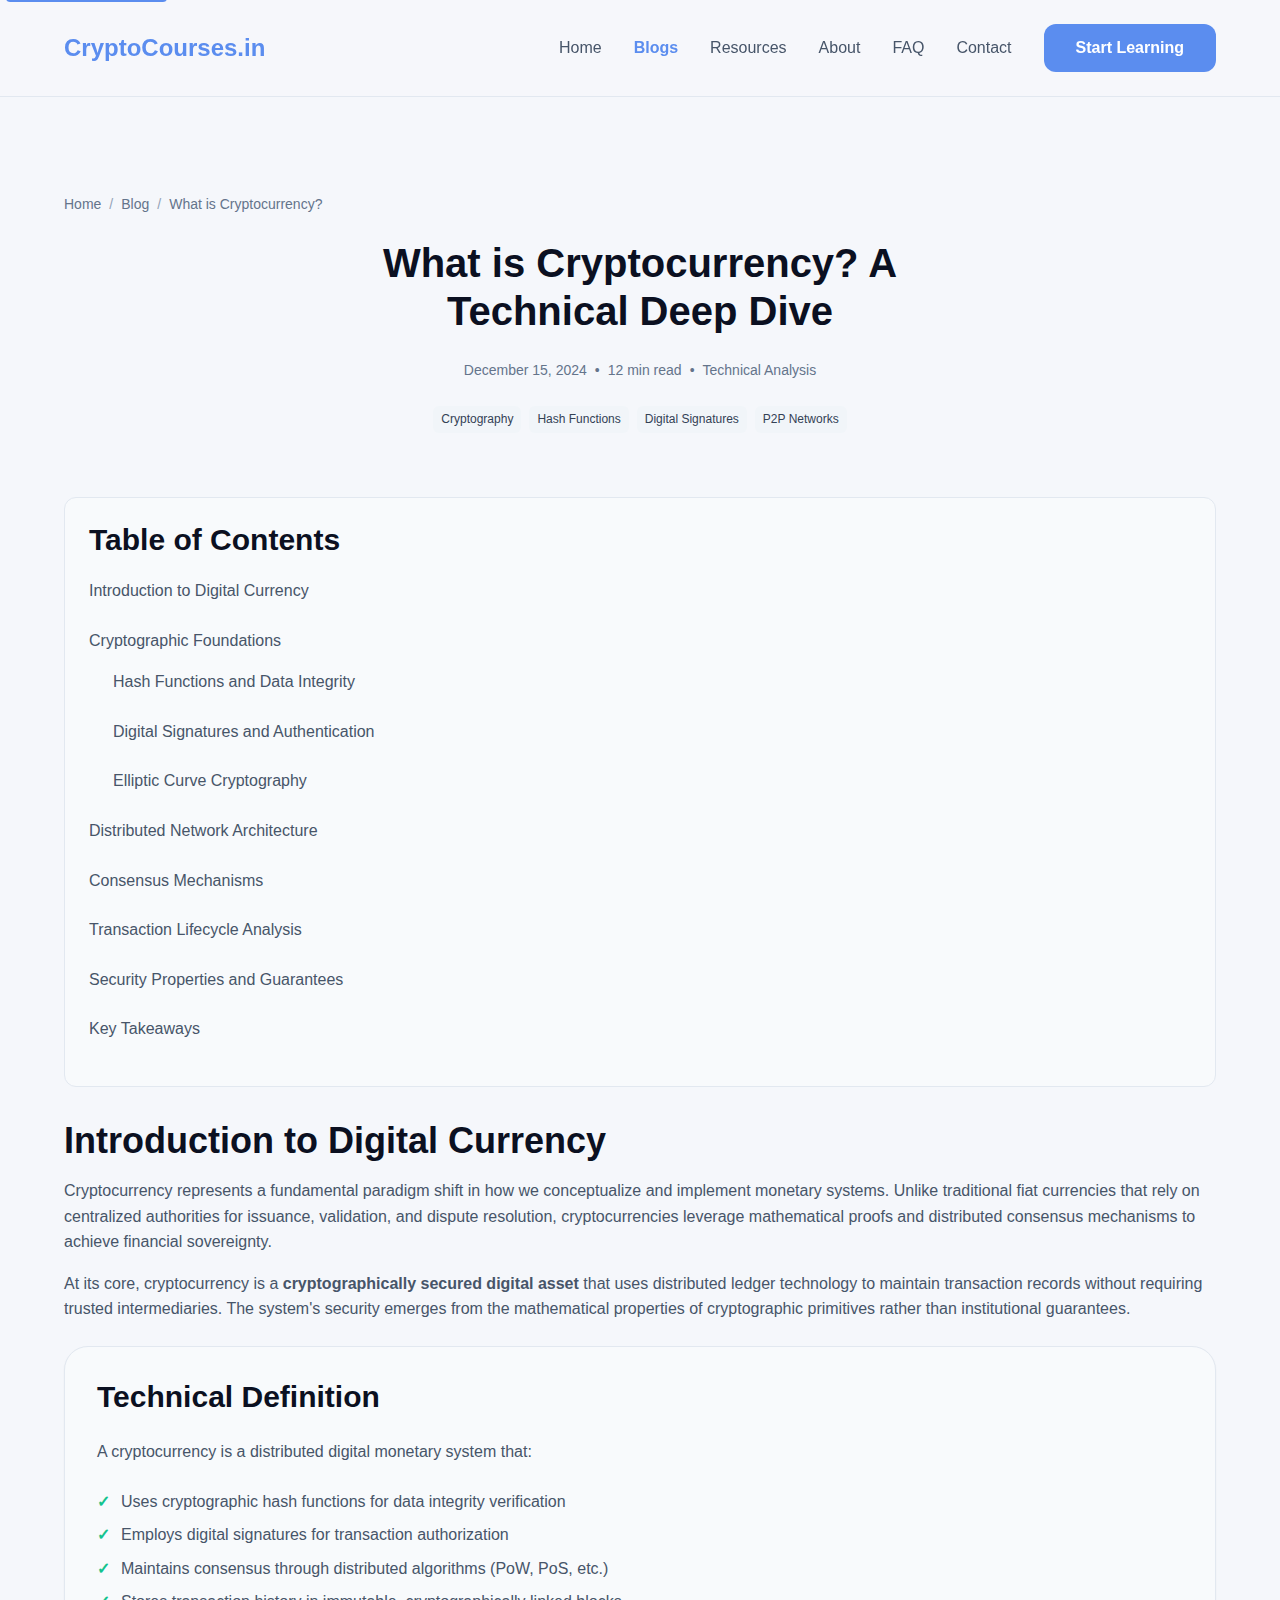
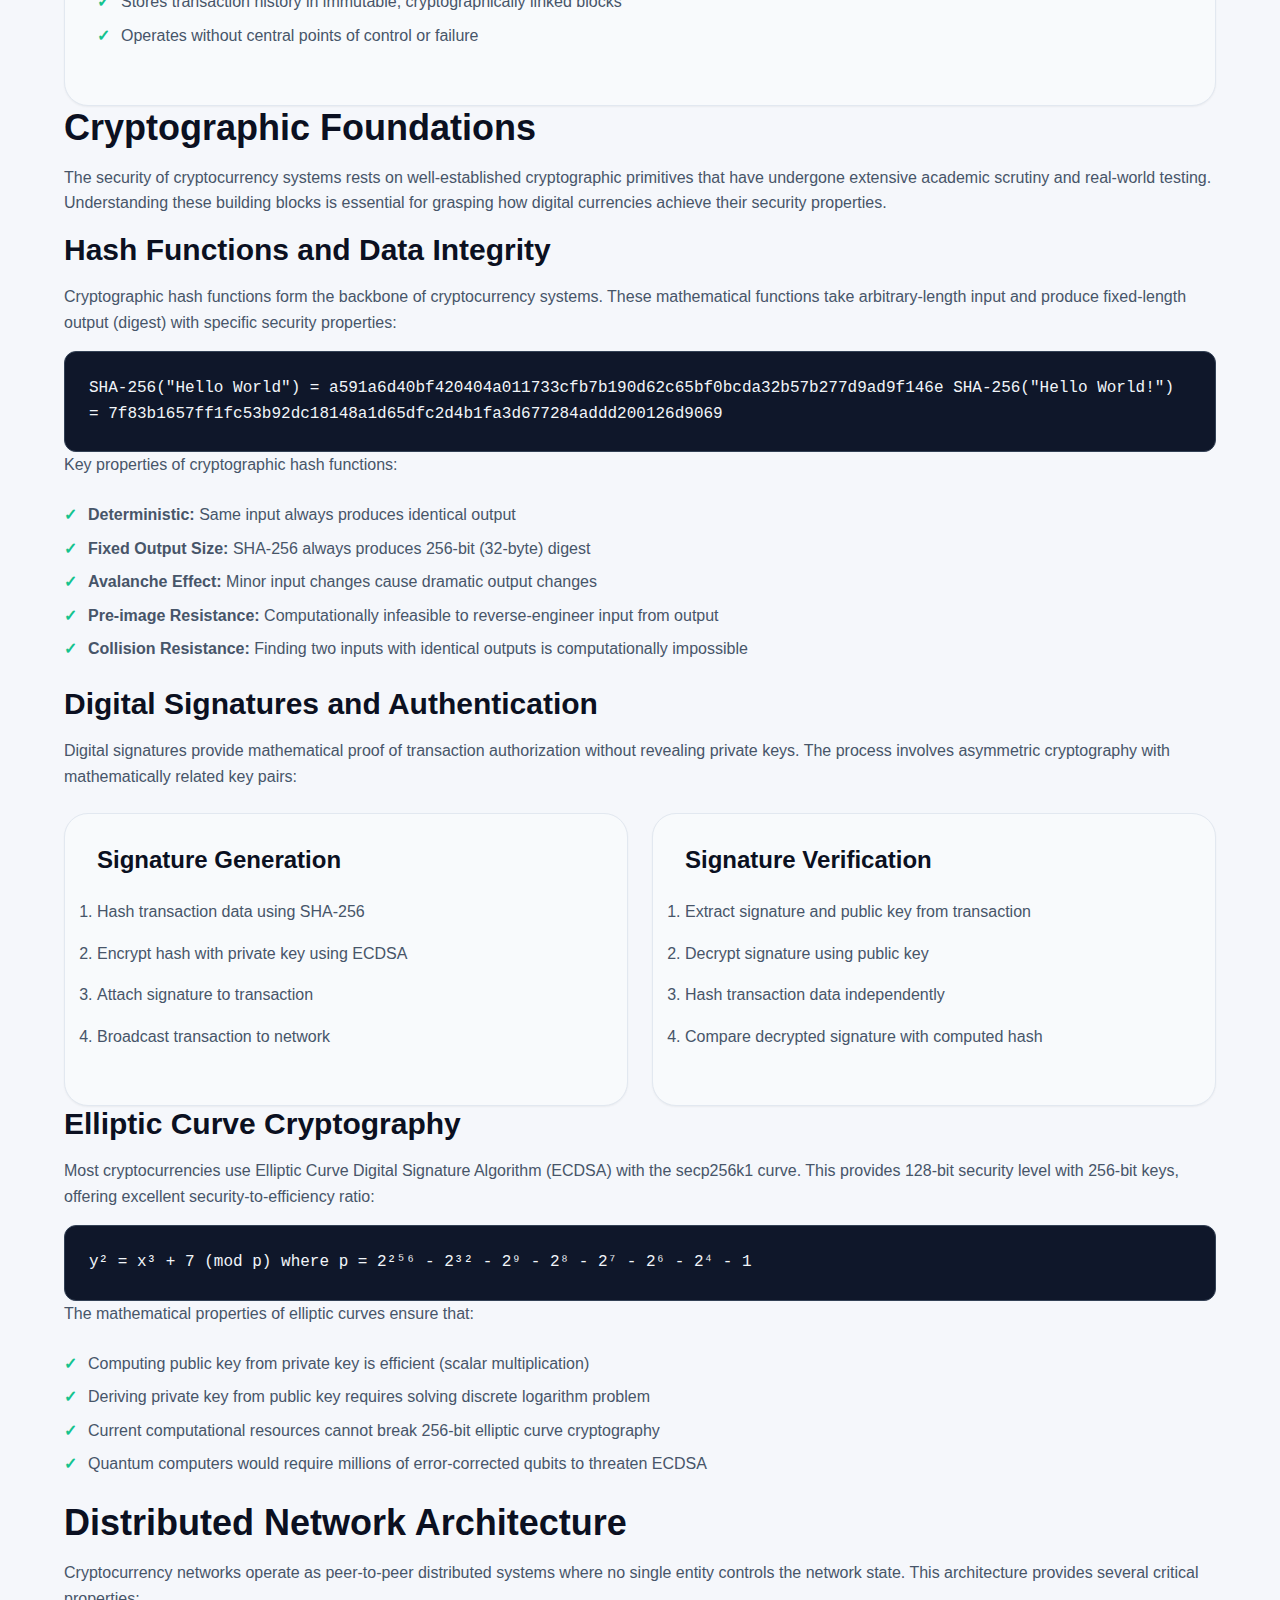
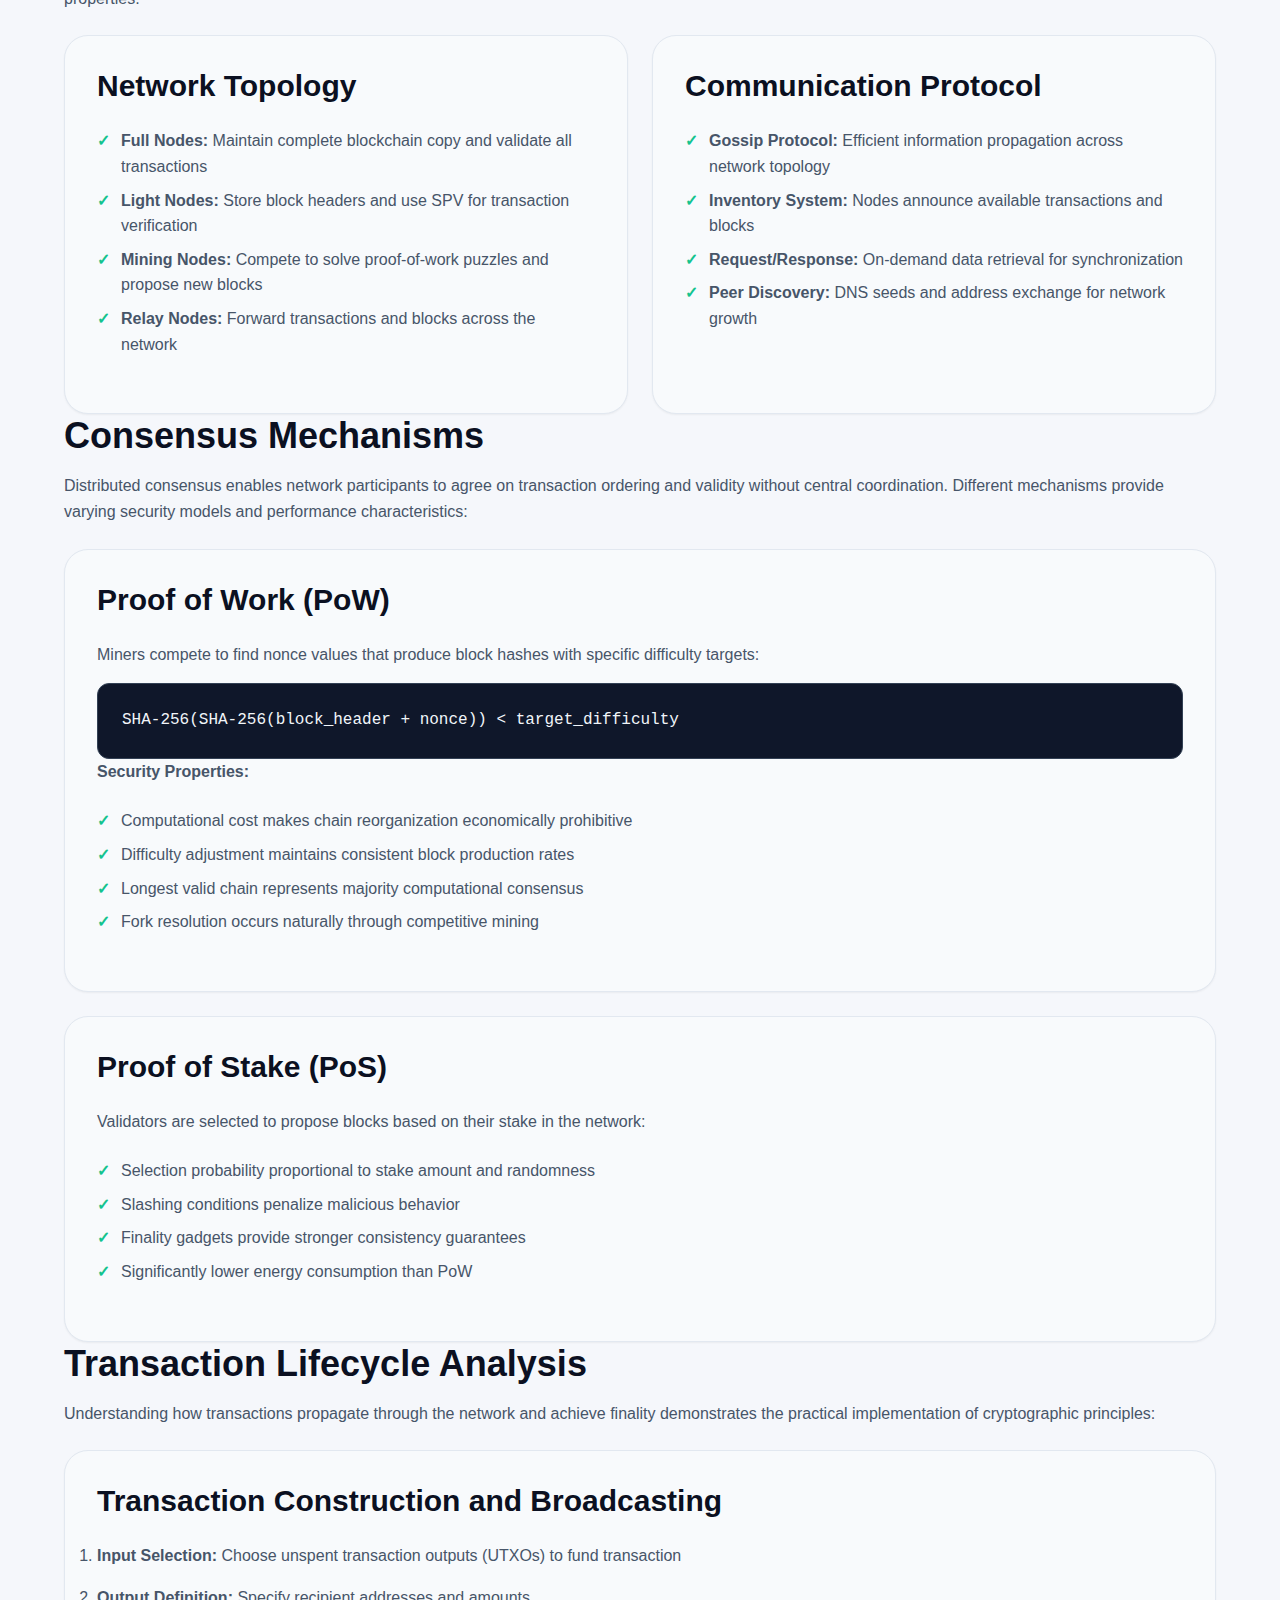
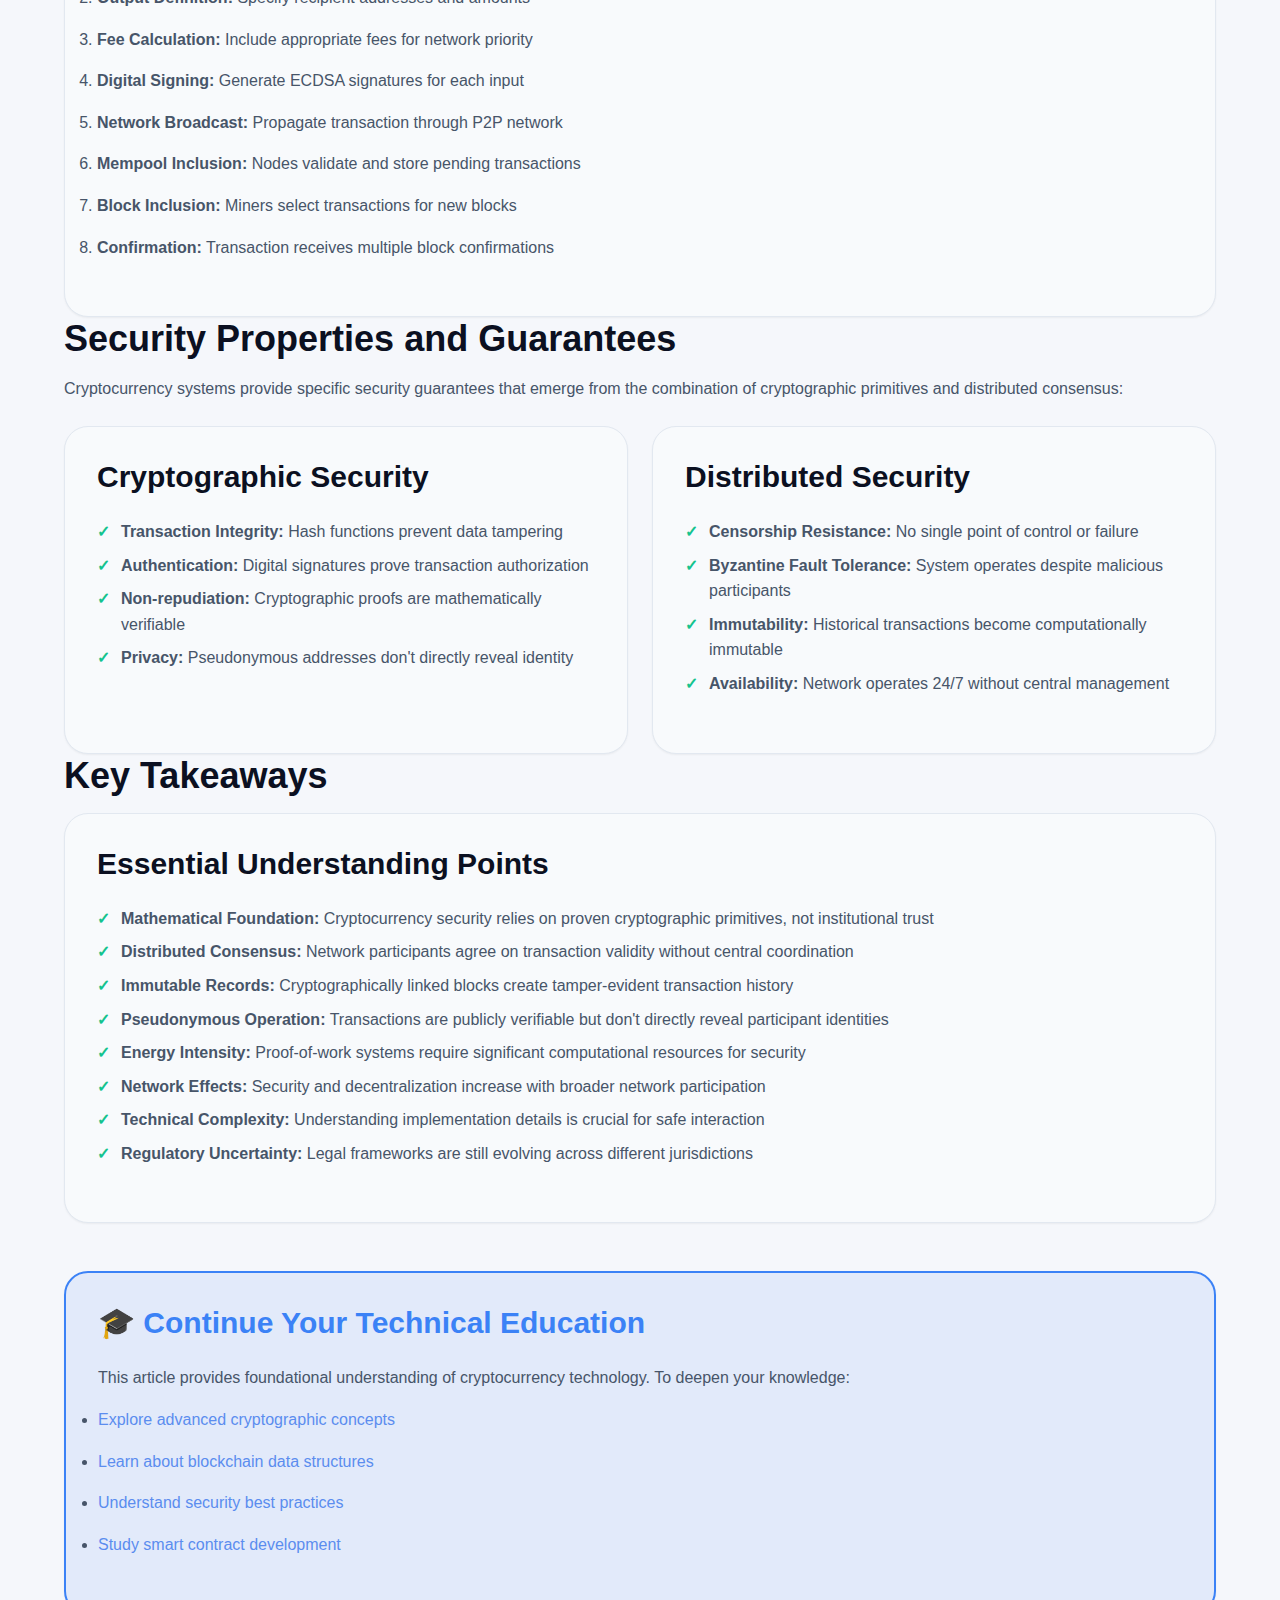
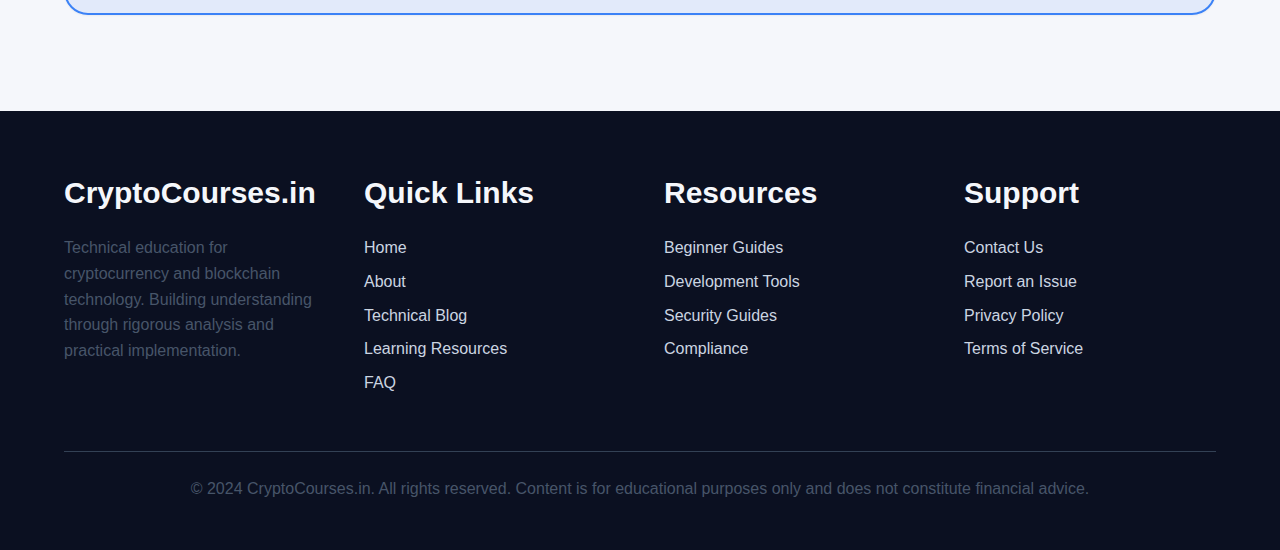
<file: blog/what-is-crypto.html>
<!DOCTYPE html>
<html lang="en">
<head>
    <meta charset="UTF-8">
    <meta name="viewport" content="width=device-width, initial-scale=1.0">
    <meta name="description" content="Technical deep dive into cryptocurrency fundamentals: cryptographic hash functions, digital signatures, elliptic curve cryptography, and peer-to-peer networks.">
    <meta name="keywords" content="cryptocurrency, cryptography, hash functions, digital signatures, elliptic curve, peer-to-peer networks, blockchain technology">
    <meta name="author" content="CryptoCourses.in Technical Team">
    <meta name="robots" content="index, follow">
    <link rel="canonical" href="https://cryptocourses.in/blog/what-is-crypto.html">
    
    <!-- Open Graph / Facebook -->
    <meta property="og:type" content="article">
    <meta property="og:url" content="https://cryptocourses.in/blog/what-is-crypto.html">
    <meta property="og:title" content="What is Cryptocurrency? A Technical Deep Dive">
    <meta property="og:description" content="Explore the mathematical foundations of digital currencies, from cryptographic hash functions to distributed consensus mechanisms.">
    <meta property="og:image" content="https://cryptocourses.in/assets/img/blog-crypto-fundamentals.jpg">
    <meta property="article:published_time" content="2024-12-15T10:00:00Z">
    <meta property="article:author" content="CryptoCourses.in Technical Team">
    <meta property="article:section" content="Technology">
    <meta property="article:tag" content="Cryptography">
    <meta property="article:tag" content="Hash Functions">
    <meta property="article:tag" content="Digital Signatures">
    
    <!-- Twitter -->
    <meta property="twitter:card" content="summary_large_image">
    <meta property="twitter:url" content="https://cryptocourses.in/blog/what-is-crypto.html">
    <meta property="twitter:title" content="What is Cryptocurrency? A Technical Deep Dive">
    <meta property="twitter:description" content="Mathematical foundations of digital currencies: cryptographic hash functions, digital signatures, and distributed consensus.">
    <meta property="twitter:image" content="https://cryptocourses.in/assets/img/blog-crypto-fundamentals.jpg">
    
    <title>What is Cryptocurrency? A Technical Deep Dive - CryptoCourses.in</title>
    <link rel="stylesheet" href="../css/styles.css">
    <link rel="icon" type="image/x-icon" href="../assets/img/favicon.ico">
    
    <!-- Schema.org JSON-LD -->
    <script type="application/ld+json">
    {
        "@context": "https://schema.org",
        "@type": "Article",
        "headline": "What is Cryptocurrency? A Technical Deep Dive",
        "description": "Explore the mathematical foundations of digital currencies, from cryptographic hash functions to distributed consensus mechanisms.",
        "image": "https://cryptocourses.in/assets/img/blog-crypto-fundamentals.jpg",
        "author": {
            "@type": "Organization",
            "name": "CryptoCourses.in Technical Team"
        },
        "publisher": {
            "@type": "Organization",
            "name": "CryptoCourses.in",
            "logo": {
                "@type": "ImageObject",
                "url": "https://cryptocourses.in/assets/img/logo.png"
            }
        },
        "datePublished": "2024-12-15T10:00:00Z",
        "dateModified": "2024-12-15T10:00:00Z",
        "mainEntityOfPage": {
            "@type": "WebPage",
            "@id": "https://cryptocourses.in/blog/what-is-crypto.html"
        }
    }
    </script>
    
    <script type="application/ld+json">
    {
        "@context": "https://schema.org",
        "@type": "BreadcrumbList",
        "itemListElement": [
            {
                "@type": "ListItem",
                "position": 1,
                "name": "Home",
                "item": "https://cryptocourses.in/"
            },
            {
                "@type": "ListItem",
                "position": 2,
                "name": "Blog",
                "item": "https://cryptocourses.in/blog.html"
            },
            {
                "@type": "ListItem",
                "position": 3,
                "name": "What is Cryptocurrency?",
                "item": "https://cryptocourses.in/blog/what-is-crypto.html"
            }
        ]
    }
    </script>
</head>
<body>
    <a href="#main-content" class="skip-link">Skip to main content</a>
    
    <header class="header" role="banner">
        <div class="container">
            <div class="header-content">
                <a href="../" class="logo" aria-label="CryptoCourses.in Home">
                    CryptoCourses.in
                </a>
                <nav class="nav" role="navigation" aria-label="Main navigation">
                    <a href="../" class="nav-link">Home</a>
                    <a href="../blog.html" class="nav-link active" aria-current="page">Blogs</a>
                    <a href="../resources.html" class="nav-link">Resources</a>
                    <a href="../about.html" class="nav-link">About</a>
                    <a href="../faq.html" class="nav-link">FAQ</a>
                    <a href="../contact.html" class="nav-link">Contact</a>
                    <a href="../resources.html" class="btn btn-primary">Start Learning</a>
                </nav>
            </div>
        </div>
    </header>

    <main id="main-content" role="main">
        <article class="section">
            <div class="container">
                <nav class="breadcrumb" aria-label="Breadcrumb">
                    <a href="../">Home</a>
                    <span class="breadcrumb-separator">/</span>
                    <a href="../blog.html">Blog</a>
                    <span class="breadcrumb-separator">/</span>
                    <span>What is Cryptocurrency?</span>
                </nav>
                
                <header class="section-header">
                    <h1 class="section-title">What is Cryptocurrency? A Technical Deep Dive</h1>
                    <div class="blog-meta" style="justify-content: center;">
                        <time datetime="2024-12-15">December 15, 2024</time>
                        <span>•</span>
                        <span>12 min read</span>
                        <span>•</span>
                        <span>Technical Analysis</span>
                    </div>
                    <div class="blog-tags" style="justify-content: center; margin-top: var(--space-lg);">
                        <span class="tag">Cryptography</span>
                        <span class="tag">Hash Functions</span>
                        <span class="tag">Digital Signatures</span>
                        <span class="tag">P2P Networks</span>
                    </div>
                </header>

                <div class="toc">
                    <h3>Table of Contents</h3>
                    <ul>
                        <li><a href="#introduction">Introduction to Digital Currency</a></li>
                        <li><a href="#cryptographic-foundations">Cryptographic Foundations</a>
                            <ul>
                                <li><a href="#hash-functions">Hash Functions and Data Integrity</a></li>
                                <li><a href="#digital-signatures">Digital Signatures and Authentication</a></li>
                                <li><a href="#elliptic-curve">Elliptic Curve Cryptography</a></li>
                            </ul>
                        </li>
                        <li><a href="#distributed-architecture">Distributed Network Architecture</a></li>
                        <li><a href="#consensus-mechanisms">Consensus Mechanisms</a></li>
                        <li><a href="#transaction-lifecycle">Transaction Lifecycle Analysis</a></li>
                        <li><a href="#security-properties">Security Properties and Guarantees</a></li>
                        <li><a href="#key-takeaways">Key Takeaways</a></li>
                    </ul>
                </div>

                <section id="introduction">
                    <h2>Introduction to Digital Currency</h2>
                    <p>Cryptocurrency represents a fundamental paradigm shift in how we conceptualize and implement monetary systems. Unlike traditional fiat currencies that rely on centralized authorities for issuance, validation, and dispute resolution, cryptocurrencies leverage mathematical proofs and distributed consensus mechanisms to achieve financial sovereignty.</p>
                    
                    <p>At its core, cryptocurrency is a <strong>cryptographically secured digital asset</strong> that uses distributed ledger technology to maintain transaction records without requiring trusted intermediaries. The system's security emerges from the mathematical properties of cryptographic primitives rather than institutional guarantees.</p>

                    <div class="card mt-lg">
                        <div class="card-header">
                            <h3>Technical Definition</h3>
                        </div>
                        <div class="card-body">
                            <p>A cryptocurrency is a distributed digital monetary system that:</p>
                            <ul class="path-outcomes">
                                <li>Uses cryptographic hash functions for data integrity verification</li>
                                <li>Employs digital signatures for transaction authorization</li>
                                <li>Maintains consensus through distributed algorithms (PoW, PoS, etc.)</li>
                                <li>Stores transaction history in immutable, cryptographically linked blocks</li>
                                <li>Operates without central points of control or failure</li>
                            </ul>
                        </div>
                    </div>
                </section>

                <section id="cryptographic-foundations">
                    <h2>Cryptographic Foundations</h2>
                    <p>The security of cryptocurrency systems rests on well-established cryptographic primitives that have undergone extensive academic scrutiny and real-world testing. Understanding these building blocks is essential for grasping how digital currencies achieve their security properties.</p>

                    <h3 id="hash-functions">Hash Functions and Data Integrity</h3>
                    <p>Cryptographic hash functions form the backbone of cryptocurrency systems. These mathematical functions take arbitrary-length input and produce fixed-length output (digest) with specific security properties:</p>
                    
                    <div class="code-block">
SHA-256("Hello World") = a591a6d40bf420404a011733cfb7b190d62c65bf0bcda32b57b277d9ad9f146e
SHA-256("Hello World!") = 7f83b1657ff1fc53b92dc18148a1d65dfc2d4b1fa3d677284addd200126d9069
                    </div>

                    <p>Key properties of cryptographic hash functions:</p>
                    <ul class="path-outcomes">
                        <li><strong>Deterministic:</strong> Same input always produces identical output</li>
                        <li><strong>Fixed Output Size:</strong> SHA-256 always produces 256-bit (32-byte) digest</li>
                        <li><strong>Avalanche Effect:</strong> Minor input changes cause dramatic output changes</li>
                        <li><strong>Pre-image Resistance:</strong> Computationally infeasible to reverse-engineer input from output</li>
                        <li><strong>Collision Resistance:</strong> Finding two inputs with identical outputs is computationally impossible</li>
                    </ul>

                    <h3 id="digital-signatures">Digital Signatures and Authentication</h3>
                    <p>Digital signatures provide mathematical proof of transaction authorization without revealing private keys. The process involves asymmetric cryptography with mathematically related key pairs:</p>

                    <div class="grid grid-2 mt-lg">
                        <div class="card">
                            <div class="card-header">
                                <h4>Signature Generation</h4>
                            </div>
                            <div class="card-body">
                                <ol>
                                    <li>Hash transaction data using SHA-256</li>
                                    <li>Encrypt hash with private key using ECDSA</li>
                                    <li>Attach signature to transaction</li>
                                    <li>Broadcast transaction to network</li>
                                </ol>
                            </div>
                        </div>
                        
                        <div class="card">
                            <div class="card-header">
                                <h4>Signature Verification</h4>
                            </div>
                            <div class="card-body">
                                <ol>
                                    <li>Extract signature and public key from transaction</li>
                                    <li>Decrypt signature using public key</li>
                                    <li>Hash transaction data independently</li>
                                    <li>Compare decrypted signature with computed hash</li>
                                </ol>
                            </div>
                        </div>
                    </div>

                    <h3 id="elliptic-curve">Elliptic Curve Cryptography</h3>
                    <p>Most cryptocurrencies use Elliptic Curve Digital Signature Algorithm (ECDSA) with the secp256k1 curve. This provides 128-bit security level with 256-bit keys, offering excellent security-to-efficiency ratio:</p>

                    <div class="code-block">
y² = x³ + 7 (mod p)
where p = 2²⁵⁶ - 2³² - 2⁹ - 2⁸ - 2⁷ - 2⁶ - 2⁴ - 1
                    </div>

                    <p>The mathematical properties of elliptic curves ensure that:</p>
                    <ul class="path-outcomes">
                        <li>Computing public key from private key is efficient (scalar multiplication)</li>
                        <li>Deriving private key from public key requires solving discrete logarithm problem</li>
                        <li>Current computational resources cannot break 256-bit elliptic curve cryptography</li>
                        <li>Quantum computers would require millions of error-corrected qubits to threaten ECDSA</li>
                    </ul>
                </section>

                <section id="distributed-architecture">
                    <h2>Distributed Network Architecture</h2>
                    <p>Cryptocurrency networks operate as peer-to-peer distributed systems where no single entity controls the network state. This architecture provides several critical properties:</p>

                    <div class="grid grid-2 mt-lg">
                        <div class="card">
                            <div class="card-header">
                                <h3>Network Topology</h3>
                            </div>
                            <div class="card-body">
                                <ul class="path-outcomes">
                                    <li><strong>Full Nodes:</strong> Maintain complete blockchain copy and validate all transactions</li>
                                    <li><strong>Light Nodes:</strong> Store block headers and use SPV for transaction verification</li>
                                    <li><strong>Mining Nodes:</strong> Compete to solve proof-of-work puzzles and propose new blocks</li>
                                    <li><strong>Relay Nodes:</strong> Forward transactions and blocks across the network</li>
                                </ul>
                            </div>
                        </div>
                        
                        <div class="card">
                            <div class="card-header">
                                <h3>Communication Protocol</h3>
                            </div>
                            <div class="card-body">
                                <ul class="path-outcomes">
                                    <li><strong>Gossip Protocol:</strong> Efficient information propagation across network topology</li>
                                    <li><strong>Inventory System:</strong> Nodes announce available transactions and blocks</li>
                                    <li><strong>Request/Response:</strong> On-demand data retrieval for synchronization</li>
                                    <li><strong>Peer Discovery:</strong> DNS seeds and address exchange for network growth</li>
                                </ul>
                            </div>
                        </div>
                    </div>
                </section>

                <section id="consensus-mechanisms">
                    <h2>Consensus Mechanisms</h2>
                    <p>Distributed consensus enables network participants to agree on transaction ordering and validity without central coordination. Different mechanisms provide varying security models and performance characteristics:</p>

                    <div class="card mt-lg">
                        <div class="card-header">
                            <h3>Proof of Work (PoW)</h3>
                        </div>
                        <div class="card-body">
                            <p>Miners compete to find nonce values that produce block hashes with specific difficulty targets:</p>
                            <div class="code-block">
SHA-256(SHA-256(block_header + nonce)) < target_difficulty
                            </div>
                            <p><strong>Security Properties:</strong></p>
                            <ul class="path-outcomes">
                                <li>Computational cost makes chain reorganization economically prohibitive</li>
                                <li>Difficulty adjustment maintains consistent block production rates</li>
                                <li>Longest valid chain represents majority computational consensus</li>
                                <li>Fork resolution occurs naturally through competitive mining</li>
                            </ul>
                        </div>
                    </div>

                    <div class="card mt-lg">
                        <div class="card-header">
                            <h3>Proof of Stake (PoS)</h3>
                        </div>
                        <div class="card-body">
                            <p>Validators are selected to propose blocks based on their stake in the network:</p>
                            <ul class="path-outcomes">
                                <li>Selection probability proportional to stake amount and randomness</li>
                                <li>Slashing conditions penalize malicious behavior</li>
                                <li>Finality gadgets provide stronger consistency guarantees</li>
                                <li>Significantly lower energy consumption than PoW</li>
                            </ul>
                        </div>
                    </div>
                </section>

                <section id="transaction-lifecycle">
                    <h2>Transaction Lifecycle Analysis</h2>
                    <p>Understanding how transactions propagate through the network and achieve finality demonstrates the practical implementation of cryptographic principles:</p>

                    <div class="card mt-lg">
                        <div class="card-header">
                            <h3>Transaction Construction and Broadcasting</h3>
                        </div>
                        <div class="card-body">
                            <ol>
                                <li><strong>Input Selection:</strong> Choose unspent transaction outputs (UTXOs) to fund transaction</li>
                                <li><strong>Output Definition:</strong> Specify recipient addresses and amounts</li>
                                <li><strong>Fee Calculation:</strong> Include appropriate fees for network priority</li>
                                <li><strong>Digital Signing:</strong> Generate ECDSA signatures for each input</li>
                                <li><strong>Network Broadcast:</strong> Propagate transaction through P2P network</li>
                                <li><strong>Mempool Inclusion:</strong> Nodes validate and store pending transactions</li>
                                <li><strong>Block Inclusion:</strong> Miners select transactions for new blocks</li>
                                <li><strong>Confirmation:</strong> Transaction receives multiple block confirmations</li>
                            </ol>
                        </div>
                    </div>
                </section>

                <section id="security-properties">
                    <h2>Security Properties and Guarantees</h2>
                    <p>Cryptocurrency systems provide specific security guarantees that emerge from the combination of cryptographic primitives and distributed consensus:</p>

                    <div class="grid grid-2 mt-lg">
                        <div class="card">
                            <div class="card-header">
                                <h3>Cryptographic Security</h3>
                            </div>
                            <div class="card-body">
                                <ul class="path-outcomes">
                                    <li><strong>Transaction Integrity:</strong> Hash functions prevent data tampering</li>
                                    <li><strong>Authentication:</strong> Digital signatures prove transaction authorization</li>
                                    <li><strong>Non-repudiation:</strong> Cryptographic proofs are mathematically verifiable</li>
                                    <li><strong>Privacy:</strong> Pseudonymous addresses don't directly reveal identity</li>
                                </ul>
                            </div>
                        </div>
                        
                        <div class="card">
                            <div class="card-header">
                                <h3>Distributed Security</h3>
                            </div>
                            <div class="card-body">
                                <ul class="path-outcomes">
                                    <li><strong>Censorship Resistance:</strong> No single point of control or failure</li>
                                    <li><strong>Byzantine Fault Tolerance:</strong> System operates despite malicious participants</li>
                                    <li><strong>Immutability:</strong> Historical transactions become computationally immutable</li>
                                    <li><strong>Availability:</strong> Network operates 24/7 without central management</li>
                                </ul>
                            </div>
                        </div>
                    </div>
                </section>

                <section id="key-takeaways">
                    <h2>Key Takeaways</h2>
                    <div class="card">
                        <div class="card-header">
                            <h3>Essential Understanding Points</h3>
                        </div>
                        <div class="card-body">
                            <ul class="path-outcomes">
                                <li><strong>Mathematical Foundation:</strong> Cryptocurrency security relies on proven cryptographic primitives, not institutional trust</li>
                                <li><strong>Distributed Consensus:</strong> Network participants agree on transaction validity without central coordination</li>
                                <li><strong>Immutable Records:</strong> Cryptographically linked blocks create tamper-evident transaction history</li>
                                <li><strong>Pseudonymous Operation:</strong> Transactions are publicly verifiable but don't directly reveal participant identities</li>
                                <li><strong>Energy Intensity:</strong> Proof-of-work systems require significant computational resources for security</li>
                                <li><strong>Network Effects:</strong> Security and decentralization increase with broader network participation</li>
                                <li><strong>Technical Complexity:</strong> Understanding implementation details is crucial for safe interaction</li>
                                <li><strong>Regulatory Uncertainty:</strong> Legal frameworks are still evolving across different jurisdictions</li>
                            </ul>
                        </div>
                    </div>
                </section>

                <div class="card mt-2xl" style="border: 2px solid var(--info); background: rgba(59, 130, 246, 0.1);">
                    <div class="card-header">
                        <h3 style="color: var(--info);">🎓 Continue Your Technical Education</h3>
                    </div>
                    <div class="card-body">
                        <p>This article provides foundational understanding of cryptocurrency technology. To deepen your knowledge:</p>
                        <ul>
                            <li><a href="../resources.html#cryptography">Explore advanced cryptographic concepts</a></li>
                            <li><a href="blockchain-basics.html">Learn about blockchain data structures</a></li>
                            <li><a href="crypto-safety-myths.html">Understand security best practices</a></li>
                            <li><a href="../resources.html#development">Study smart contract development</a></li>
                        </ul>
                    </div>
                </div>
            </div>
        </article>
    </main>

    <footer class="footer" role="contentinfo">
        <div class="container">
            <div class="footer-content">
                <div class="footer-section">
                    <h3>CryptoCourses.in</h3>
                    <p>Technical education for cryptocurrency and blockchain technology. Building understanding through rigorous analysis and practical implementation.</p>
                </div>
                
                <div class="footer-section">
                    <h3>Quick Links</h3>
                    <a href="../">Home</a>
                    <a href="../about.html">About</a>
                    <a href="../blog.html">Technical Blog</a>
                    <a href="../resources.html">Learning Resources</a>
                    <a href="../faq.html">FAQ</a>
                </div>
                
                <div class="footer-section">
                    <h3>Resources</h3>
                    <a href="../resources.html#beginner">Beginner Guides</a>
                    <a href="../resources.html#tools">Development Tools</a>
                    <a href="../resources.html#security">Security Guides</a>
                    <a href="../resources.html#compliance">Compliance</a>
                </div>
                
                <div class="footer-section">
                    <h3>Support</h3>
                    <a href="../contact.html">Contact Us</a>
                    <a href="mailto:report@cryptocourses.in">Report an Issue</a>
                    <a href="../privacy.html">Privacy Policy</a>
                    <a href="../terms.html">Terms of Service</a>
                </div>
            </div>
            
            <div class="footer-bottom">
                <p>&copy; 2024 CryptoCourses.in. All rights reserved. Content is for educational purposes only and does not constitute financial advice.</p>
            </div>
        </div>
    </footer>
</body>
</html>
</file>
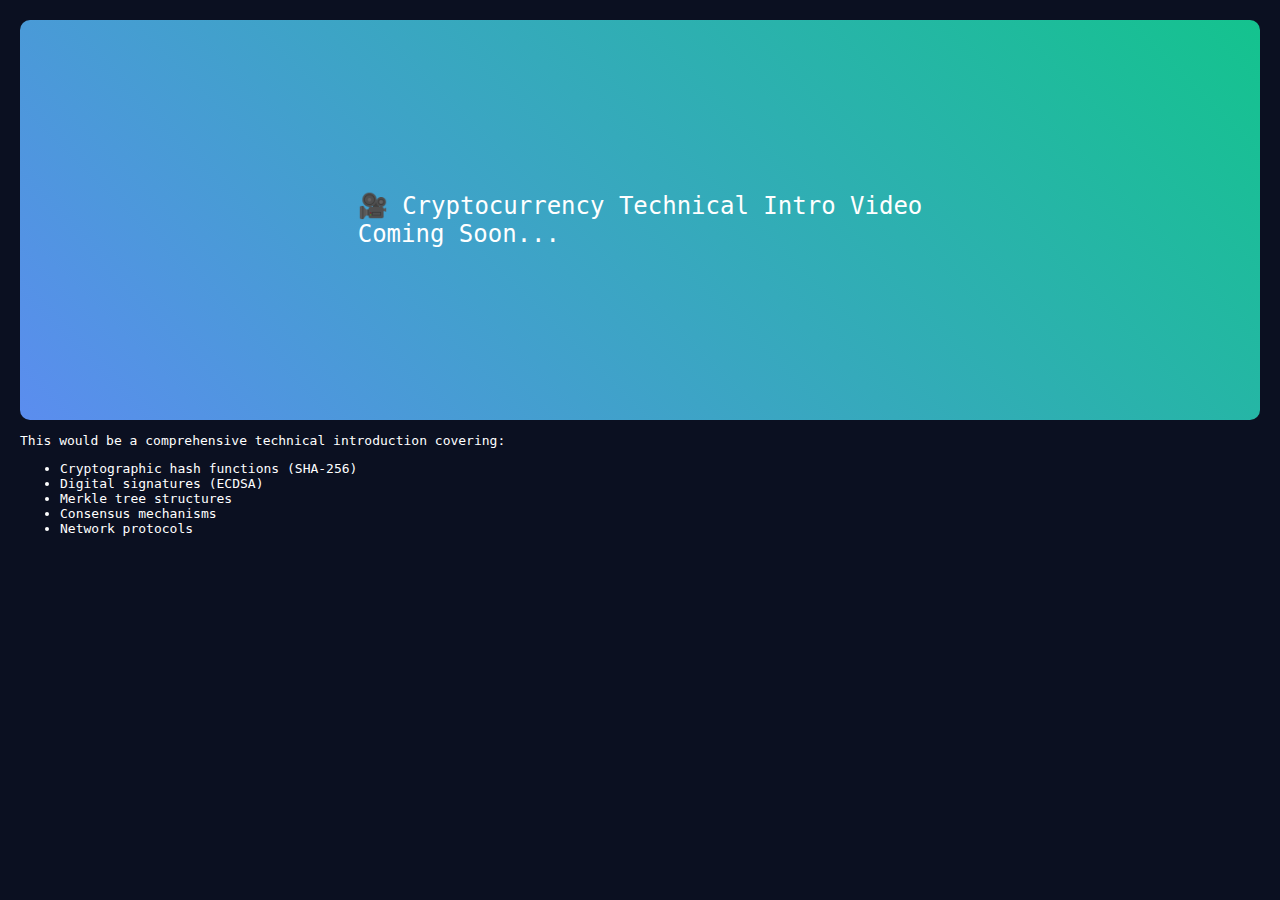
<file: assets/video/crypto-intro.html>
<!DOCTYPE html>
<html>
<head>
    <style>
        body { margin: 0; padding: 20px; background: #0B1021; color: white; font-family: monospace; }
        .video-placeholder { 
            width: 100%; height: 400px; 
            background: linear-gradient(45deg, #5B8DEF, #14C38E); 
            display: flex; align-items: center; justify-content: center;
            font-size: 24px; border-radius: 10px;
        }
    </style>
</head>
<body>
    <div class="video-placeholder">
        🎥 Cryptocurrency Technical Intro Video<br>
        Coming Soon...
    </div>
    <p>This would be a comprehensive technical introduction covering:</p>
    <ul>
        <li>Cryptographic hash functions (SHA-256)</li>
        <li>Digital signatures (ECDSA)</li>
        <li>Merkle tree structures</li>
        <li>Consensus mechanisms</li>
        <li>Network protocols</li>
    </ul>
</body>
</html>
</file>
<file: css/styles.css>
/* 
 * CryptoCourses.in - Technical CSS Framework
 * Modern, responsive, accessible design system
 * Support for dark mode and technical aesthetics
 */

/* CSS Variables - Technical Color System */
:root {
  /* Primary Technical Colors */
  --primary: #5B8DEF;
  --primary-dark: #4A7BD9;
  --primary-light: #7BA4F2;
  --accent: #14C38E;
  --accent-dark: #0FA674;
  --accent-light: #2DD49E;
  
  /* Technical Neutrals */
  --dark: #0B1021;
  --dark-secondary: #1A2332;
  --dark-tertiary: #2A3441;
  --light: #F5F7FB;
  --light-secondary: #E8ECF4;
  --light-tertiary: #D1D9E6;
  
  /* Technical Grays */
  --gray-50: #F8FAFC;
  --gray-100: #F1F5F9;
  --gray-200: #E2E8F0;
  --gray-300: #CBD5E1;
  --gray-400: #94A3B8;
  --gray-500: #64748B;
  --gray-600: #475569;
  --gray-700: #334155;
  --gray-800: #1E293B;
  --gray-900: #0F172A;
  
  /* Semantic Colors */
  --success: #10B981;
  --warning: #F59E0B;
  --error: #EF4444;
  --info: #3B82F6;
  
  /* Typography Scale */
  --font-system: -apple-system, BlinkMacSystemFont, 'Segoe UI', Roboto, 'Helvetica Neue', Arial, sans-serif;
  --font-mono: 'SF Mono', Monaco, 'Cascadia Code', 'Roboto Mono', Consolas, 'Courier New', monospace;
  
  /* Spacing Scale */
  --space-xs: 0.25rem;
  --space-sm: 0.5rem;
  --space-md: 1rem;
  --space-lg: 1.5rem;
  --space-xl: 2rem;
  --space-2xl: 3rem;
  --space-3xl: 4rem;
  --space-4xl: 6rem;
  
  /* Border Radius */
  --radius-sm: 0.375rem;
  --radius-md: 0.5rem;
  --radius-lg: 0.75rem;
  --radius-xl: 1rem;
  --radius-2xl: 1.5rem;
  
  /* Shadows */
  --shadow-sm: 0 1px 2px 0 rgba(0, 0, 0, 0.05);
  --shadow-md: 0 4px 6px -1px rgba(0, 0, 0, 0.1), 0 2px 4px -1px rgba(0, 0, 0, 0.06);
  --shadow-lg: 0 10px 15px -3px rgba(0, 0, 0, 0.1), 0 4px 6px -2px rgba(0, 0, 0, 0.05);
  --shadow-xl: 0 20px 25px -5px rgba(0, 0, 0, 0.1), 0 10px 10px -5px rgba(0, 0, 0, 0.04);
  
  /* Transitions */
  --transition-fast: 150ms ease-in-out;
  --transition-base: 200ms ease-in-out;
  --transition-slow: 300ms ease-in-out;
}

/* Animation Keyframes */
@keyframes fadeInUp {
  from {
    opacity: 0;
    transform: translateY(30px);
  }
  to {
    opacity: 1;
    transform: translateY(0);
  }
}

@keyframes fadeInLeft {
  from {
    opacity: 0;
    transform: translateX(-30px);
  }
  to {
    opacity: 1;
    transform: translateX(0);
  }
}

@keyframes slideInRight {
  from {
    opacity: 0;
    transform: translateX(50px);
  }
  to {
    opacity: 1;
    transform: translateX(0);
  }
}

@keyframes pulse {
  0% {
    box-shadow: 0 0 0 0 rgba(91, 141, 239, 0.7);
  }
  70% {
    box-shadow: 0 0 0 10px rgba(91, 141, 239, 0);
  }
  100% {
    box-shadow: 0 0 0 0 rgba(91, 141, 239, 0);
  }
}

@keyframes float {
  0%, 100% {
    transform: translateY(0px);
  }
  50% {
    transform: translateY(-10px);
  }
}

@keyframes glow {
  0%, 100% {
    text-shadow: 0 0 5px rgba(91, 141, 239, 0.5);
  }
  50% {
    text-shadow: 0 0 20px rgba(91, 141, 239, 0.8), 0 0 30px rgba(20, 195, 142, 0.5);
  }
}

@keyframes spin {
  from {
    transform: rotate(0deg);
  }
  to {
    transform: rotate(360deg);
  }
}

/* Animation Classes */
.animate-fadeInUp {
  animation: fadeInUp 0.6s ease-out forwards;
}

.animate-fadeInLeft {
  animation: fadeInLeft 0.6s ease-out forwards;
}

.animate-slideInRight {
  animation: slideInRight 0.6s ease-out forwards;
}

.animate-pulse {
  animation: pulse 2s infinite;
}

.animate-float {
  animation: float 3s ease-in-out infinite;
}

.animate-glow {
  /* Simplified - no glow effect */
}

.animate-spin {
  animation: spin 1s linear infinite;
}

/* Dark Mode Variables */
@media (prefers-color-scheme: dark) {
  :root {
    --light: #0B1021;
    --light-secondary: #1A2332;
    --light-tertiary: #2A3441;
    --dark: #F5F7FB;
    --dark-secondary: #E8ECF4;
    --dark-tertiary: #D1D9E6;
    
    --gray-50: #0F172A;
    --gray-100: #1E293B;
    --gray-200: #334155;
    --gray-300: #475569;
    --gray-400: #64748B;
    --gray-500: #94A3B8;
    --gray-600: #CBD5E1;
    --gray-700: #E2E8F0;
    --gray-800: #F1F5F9;
    --gray-900: #F8FAFC;
  }
}

/* Reset & Base Styles */
*, *::before, *::after {
  box-sizing: border-box;
  margin: 0;
  padding: 0;
}

html {
  font-size: 16px;
  scroll-behavior: smooth;
}

body {
  font-family: var(--font-system);
  font-size: 1rem;
  line-height: 1.6;
  color: var(--dark);
  background-color: var(--light);
  -webkit-font-smoothing: antialiased;
  -moz-osx-font-smoothing: grayscale;
}

/* Typography */
h1, h2, h3, h4, h5, h6 {
  font-weight: 700;
  line-height: 1.2;
  color: var(--dark);
  margin-bottom: var(--space-md);
}

h1 { font-size: 3rem; }
h2 { font-size: 2.25rem; }
h3 { font-size: 1.875rem; }
h4 { font-size: 1.5rem; }
h5 { font-size: 1.25rem; }
h6 { font-size: 1.125rem; }

p, li {
  margin-bottom: var(--space-md);
  color: var(--gray-600);
}

a {
  color: var(--primary);
  text-decoration: none;
  transition: color var(--transition-fast);
}

a:hover, a:focus {
  color: var(--primary-dark);
  text-decoration: underline;
}

code {
  font-family: var(--font-mono);
  font-size: 0.875rem;
  background-color: var(--gray-100);
  padding: var(--space-xs) var(--space-sm);
  border-radius: var(--radius-sm);
  color: var(--primary-dark);
}

pre {
  background-color: var(--gray-50);
  padding: var(--space-lg);
  border-radius: var(--radius-lg);
  overflow-x: auto;
  margin: var(--space-lg) 0;
  border: 1px solid var(--gray-200);
}

pre code {
  background: none;
  padding: 0;
  color: var(--dark);
}

/* Utility Classes */
.container {
  max-width: 1200px;
  margin: 0 auto;
  padding: 0 var(--space-lg);
}

.container-wide {
  max-width: 1400px;
  margin: 0 auto;
  padding: 0 var(--space-lg);
}

.grid {
  display: grid;
  gap: var(--space-lg);
}

.grid-2 { grid-template-columns: repeat(auto-fit, minmax(300px, 1fr)); }
.grid-3 { grid-template-columns: repeat(auto-fit, minmax(280px, 1fr)); }
.grid-4 { grid-template-columns: repeat(auto-fit, minmax(250px, 1fr)); }

.flex {
  display: flex;
  gap: var(--space-md);
}

.flex-center {
  align-items: center;
  justify-content: center;
}

.flex-between {
  align-items: center;
  justify-content: space-between;
}

.text-center { text-align: center; }
.text-left { text-align: left; }
.text-right { text-align: right; }

.mb-sm { margin-bottom: var(--space-sm); }
.mb-md { margin-bottom: var(--space-md); }
.mb-lg { margin-bottom: var(--space-lg); }
.mb-xl { margin-bottom: var(--space-xl); }
.mb-2xl { margin-bottom: var(--space-2xl); }

.mt-sm { margin-top: var(--space-sm); }
.mt-md { margin-top: var(--space-md); }
.mt-lg { margin-top: var(--space-lg); }
.mt-xl { margin-top: var(--space-xl); }
.mt-2xl { margin-top: var(--space-2xl); }

/* Cards & Components */
.card {
  background: var(--gray-50);
  border: 1px solid var(--gray-200);
  border-radius: var(--radius-2xl);
  padding: var(--space-xl);
  box-shadow: var(--shadow-sm);
  transition: all var(--transition-base);
}

.card:hover {
  box-shadow: var(--shadow-xl);
  transform: translateY(-8px) scale(1.02);
  transition: all var(--transition-base);
}

.card-header {
  margin-bottom: var(--space-lg);
}

.card-body {
  margin-bottom: var(--space-lg);
}

.card-footer {
  margin-top: var(--space-lg);
  padding-top: var(--space-lg);
  border-top: 1px solid var(--gray-200);
}

/* Buttons */
.btn {
  display: inline-flex;
  align-items: center;
  justify-content: center;
  gap: var(--space-sm);
  padding: var(--space-md) var(--space-xl);
  font-weight: 600;
  border-radius: var(--radius-lg);
  border: none;
  cursor: pointer;
  text-decoration: none;
  transition: all var(--transition-fast);
  font-size: 1rem;
  line-height: 1;
}

.btn-primary {
  background-color: var(--primary);
  color: white;
}

.btn-primary:hover, .btn-primary:focus {
  background-color: var(--primary-dark);
  color: white;
  text-decoration: none;
  transform: translateY(-2px) scale(1.05);
  box-shadow: var(--shadow-lg);
}

.btn-secondary {
  background-color: var(--accent);
  color: white;
}

.btn-secondary:hover, .btn-secondary:focus {
  background-color: var(--accent-dark);
  color: white;
  text-decoration: none;
  transform: translateY(-2px) scale(1.05);
  box-shadow: var(--shadow-lg);
}

.btn-outline {
  background-color: transparent;
  color: var(--primary);
  border: 2px solid var(--primary);
}

.btn-outline:hover, .btn-outline:focus {
  background-color: var(--primary);
  color: white;
  text-decoration: none;
}

.btn-lg {
  padding: var(--space-lg) var(--space-2xl);
  font-size: 1.125rem;
}

/* Header */
.header {
  background: var(--light);
  border-bottom: 1px solid var(--gray-200);
  position: sticky;
  top: 0;
  z-index: 100;
  backdrop-filter: blur(8px);
  background: rgba(245, 247, 251, 0.95);
}

@media (prefers-color-scheme: dark) {
  .header {
    background: rgba(11, 16, 33, 0.95);
  }
}

.header-content {
  display: flex;
  align-items: center;
  justify-content: space-between;
  padding: var(--space-lg) 0;
}

.logo {
  font-size: 1.5rem;
  font-weight: 800;
  color: var(--primary);
  text-decoration: none;
}

.logo:hover {
  color: var(--primary-dark);
  text-decoration: none;
}

.nav {
  display: flex;
  gap: var(--space-xl);
  align-items: center;
}

.nav-link {
  color: var(--gray-600);
  font-weight: 500;
  transition: color var(--transition-fast);
}

.nav-link:hover, .nav-link:focus {
  color: var(--primary);
  text-decoration: none;
}

.nav-link.active {
  color: var(--primary);
  font-weight: 600;
}

/* Hero Section */
.hero {
  background: linear-gradient(135deg, #f8fafc 0%, #e2e8f0 100%);
  padding: var(--space-4xl) 0;
  position: relative;
  overflow: hidden;
  min-height: 60vh;
  display: flex;
  align-items: center;
}

.hero::before {
  content: '';
  position: absolute;
  top: 0;
  left: 0;
  right: 0;
  bottom: 0;
  background: url('data:image/svg+xml,<svg xmlns="http://www.w3.org/2000/svg" viewBox="0 0 100 100"><defs><pattern id="grid" width="10" height="10" patternUnits="userSpaceOnUse"><path d="M 10 0 L 0 0 0 10" fill="none" stroke="%23e2e8f0" stroke-width="0.5"/></pattern></defs><rect width="100" height="100" fill="url(%23grid)"/></svg>');
  opacity: 0.3;
}

.hero-content {
  position: relative;
  z-index: 1;
  text-align: center;
  max-width: 800px;
  margin: 0 auto;
}

.hero h1 {
  font-size: 3.5rem;
  margin-bottom: var(--space-lg);
  background: linear-gradient(135deg, var(--primary) 0%, var(--accent) 100%);
  -webkit-background-clip: text;
  -webkit-text-fill-color: transparent;
  background-clip: text;
}

.hero p {
  font-size: 1.25rem;
  margin-bottom: var(--space-2xl);
  color: var(--gray-600);
}

.hero-actions {
  display: flex;
  gap: var(--space-lg);
  justify-content: center;
  flex-wrap: wrap;
}

/* Sections */
.section {
  padding: var(--space-4xl) 0;
}

.section-header {
  text-align: center;
  margin-bottom: var(--space-3xl);
  max-width: 700px;
  margin-left: auto;
  margin-right: auto;
}

.section-title {
  font-size: 2.5rem;
  margin-bottom: var(--space-lg);
}

.section-subtitle {
  font-size: 1.125rem;
  color: var(--gray-600);
}

/* Video Section */
.video-container {
  position: relative;
  max-width: 800px;
  margin: 0 auto;
  border-radius: var(--radius-2xl);
  overflow: hidden;
  box-shadow: var(--shadow-xl);
}

.video-container video,
.video-container iframe {
  width: 100%;
  height: auto;
  aspect-ratio: 16/9;
}

/* Learning Path Cards */
.learning-path {
  position: relative;
}

.path-card {
  position: relative;
  overflow: hidden;
}

.path-card::before {
  content: '';
  position: absolute;
  top: 0;
  left: 0;
  right: 0;
  height: 4px;
  background: linear-gradient(90deg, var(--primary) 0%, var(--accent) 100%);
}

.path-level {
  display: inline-block;
  background: var(--primary);
  color: white;
  padding: var(--space-xs) var(--space-md);
  border-radius: var(--radius-md);
  font-size: 0.875rem;
  font-weight: 600;
  margin-bottom: var(--space-md);
}

.path-outcomes {
  list-style: none;
  margin: var(--space-lg) 0;
}

.path-outcomes li {
  position: relative;
  padding-left: var(--space-lg);
  margin-bottom: var(--space-sm);
}

.path-outcomes li::before {
  content: '✓';
  position: absolute;
  left: 0;
  color: var(--accent);
  font-weight: bold;
}

/* Blog Cards */
.blog-grid {
  display: grid;
  grid-template-columns: repeat(auto-fit, minmax(350px, 1fr));
  gap: var(--space-xl);
}

.blog-card {
  display: flex;
  flex-direction: column;
  height: 100%;
}

.blog-card img {
  width: 100%;
  height: 200px;
  object-fit: cover;
  border-radius: var(--radius-lg);
  margin-bottom: var(--space-md);
}

.blog-meta {
  display: flex;
  gap: var(--space-sm);
  align-items: center;
  margin-bottom: var(--space-md);
  font-size: 0.875rem;
  color: var(--gray-500);
}

.blog-tags {
  display: flex;
  gap: var(--space-sm);
  flex-wrap: wrap;
  margin-top: auto;
}

.tag {
  background: var(--gray-100);
  color: var(--gray-700);
  padding: var(--space-xs) var(--space-sm);
  border-radius: var(--radius-sm);
  font-size: 0.75rem;
  font-weight: 500;
}

/* Myths vs Facts */
.myths-facts {
  display: grid;
  grid-template-columns: repeat(auto-fit, minmax(300px, 1fr));
  gap: var(--space-lg);
  margin: var(--space-2xl) 0;
}

.myth-card, .fact-card {
  padding: var(--space-lg);
  border-radius: var(--radius-lg);
  position: relative;
}

.myth-card {
  background: linear-gradient(135deg, rgba(239, 68, 68, 0.1) 0%, rgba(239, 68, 68, 0.05) 100%);
  border: 1px solid rgba(239, 68, 68, 0.2);
}

.fact-card {
  background: linear-gradient(135deg, rgba(16, 185, 129, 0.1) 0%, rgba(16, 185, 129, 0.05) 100%);
  border: 1px solid rgba(16, 185, 129, 0.2);
}

.myth-card::before,
.fact-card::before {
  content: '';
  position: absolute;
  top: var(--space-md);
  right: var(--space-md);
  width: 24px;
  height: 24px;
  border-radius: 50%;
  font-size: 0.75rem;
  display: flex;
  align-items: center;
  justify-content: center;
  color: white;
  font-weight: bold;
}

.myth-card::before {
  content: '✗';
  background: var(--error);
}

.fact-card::before {
  content: '✓';
  background: var(--success);
}

/* FAQ */
.faq-item {
  margin-bottom: var(--space-lg);
}

.faq-question {
  font-weight: 600;
  font-size: 1.125rem;
  margin-bottom: var(--space-sm);
  color: var(--dark);
}

.faq-answer {
  color: var(--gray-600);
  line-height: 1.7;
}

/* Footer */
.footer {
  background: var(--dark);
  color: var(--light);
  padding: var(--space-3xl) 0 var(--space-xl) 0;
}

.footer-content {
  display: grid;
  grid-template-columns: repeat(auto-fit, minmax(250px, 1fr));
  gap: var(--space-2xl);
  margin-bottom: var(--space-2xl);
}

.footer-section h3 {
  color: var(--light);
  margin-bottom: var(--space-lg);
}

.footer-section a {
  color: var(--gray-300);
  display: block;
  margin-bottom: var(--space-sm);
}

.footer-section a:hover {
  color: var(--primary-light);
}

.footer-bottom {
  border-top: 1px solid var(--gray-700);
  padding-top: var(--space-lg);
  text-align: center;
  color: var(--gray-400);
}

/* Forms */
.form-group {
  margin-bottom: var(--space-lg);
}

.form-label {
  display: block;
  margin-bottom: var(--space-sm);
  font-weight: 600;
  color: var(--dark);
}

.form-input,
.form-textarea,
.form-select {
  width: 100%;
  padding: var(--space-md);
  border: 1px solid var(--gray-300);
  border-radius: var(--radius-md);
  font-size: 1rem;
  transition: all var(--transition-fast);
  background-color: var(--gray-50);
}

.form-input:focus,
.form-textarea:focus,
.form-select:focus {
  outline: none;
  border-color: var(--primary);
  box-shadow: 0 0 0 3px rgba(91, 141, 239, 0.1);
}

.form-textarea {
  resize: vertical;
  min-height: 120px;
}

/* Responsive Design */
@media (max-width: 768px) {
  .container {
    padding: 0 var(--space-md);
  }
  
  .header-content {
    flex-direction: column;
    gap: var(--space-lg);
  }
  
  .nav {
    flex-wrap: wrap;
    justify-content: center;
  }
  
  .hero h1 {
    font-size: 2.5rem;
  }
  
  .hero-actions {
    flex-direction: column;
    align-items: center;
  }
  
  .btn {
    width: 100%;
    max-width: 300px;
  }
  
  .grid-2,
  .grid-3,
  .grid-4 {
    grid-template-columns: 1fr;
  }
  
  .myths-facts {
    grid-template-columns: 1fr;
  }
  
  .blog-grid {
    grid-template-columns: 1fr;
  }
}

/* Accessibility */
@media (prefers-reduced-motion: reduce) {
  * {
    animation-duration: 0.01ms !important;
    animation-iteration-count: 1 !important;
    transition-duration: 0.01ms !important;
  }
}

/* Focus styles for accessibility */
*:focus {
  outline: 2px solid var(--primary);
  outline-offset: 2px;
}

/* Skip link for screen readers */
.skip-link {
  position: absolute;
  top: -40px;
  left: 6px;
  background: var(--primary);
  color: white;
  padding: 8px;
  text-decoration: none;
  border-radius: 4px;
  z-index: 1000;
}

.skip-link:focus {
  top: 6px;
}

/* Loading states */
.loading {
  opacity: 0.6;
  pointer-events: none;
}

/* Newsletter signup */
.newsletter-form {
  display: flex;
  gap: var(--space-sm);
  max-width: 400px;
}

.newsletter-form .form-input {
  flex: 1;
  margin-bottom: 0;
}

/* Technical enhancements */
.tech-highlight {
  background: linear-gradient(135deg, var(--primary) 0%, var(--accent) 100%);
  -webkit-background-clip: text;
  -webkit-text-fill-color: transparent;
  background-clip: text;
  font-weight: 700;
}

.code-block {
  background: var(--gray-900);
  color: var(--gray-100);
  padding: var(--space-lg);
  border-radius: var(--radius-lg);
  overflow-x: auto;
  font-family: var(--font-mono);
  border: 1px solid var(--gray-700);
}

.breadcrumb {
  display: flex;
  align-items: center;
  gap: var(--space-sm);
  margin-bottom: var(--space-lg);
  font-size: 0.875rem;
  color: var(--gray-500);
}

.breadcrumb a {
  color: var(--gray-500);
}

.breadcrumb a:hover {
  color: var(--primary);
}

.breadcrumb-separator {
  color: var(--gray-400);
}

/* Table of contents */
.toc {
  background: var(--gray-50);
  border: 1px solid var(--gray-200);
  border-radius: var(--radius-lg);
  padding: var(--space-lg);
  margin: var(--space-xl) 0;
}

.toc h3 {
  margin-bottom: var(--space-md);
  color: var(--dark);
}

.toc ul {
  list-style: none;
}

.toc ul ul {
  margin-left: var(--space-lg);
  margin-top: var(--space-sm);
}

.toc a {
  color: var(--gray-600);
  display: block;
  padding: var(--space-xs) 0;
}

.toc a:hover {
  color: var(--primary);
}
</file>
